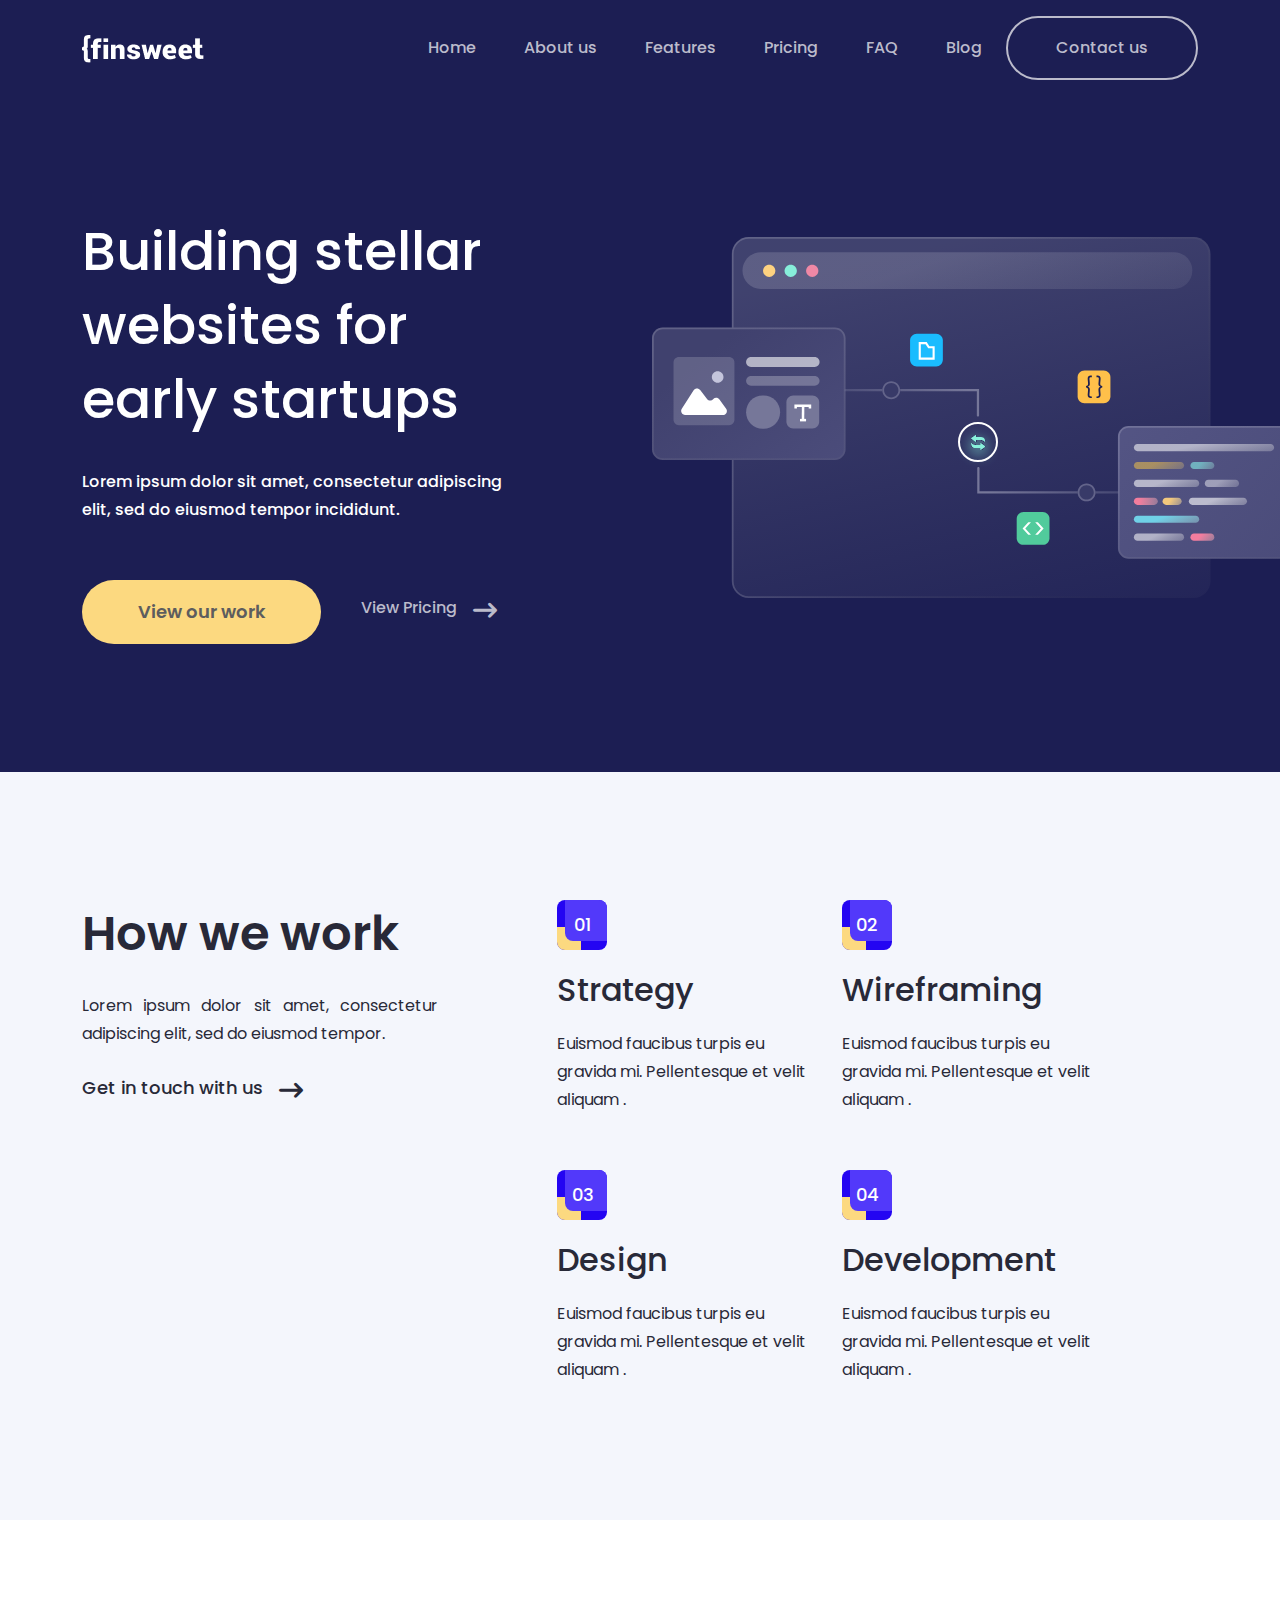
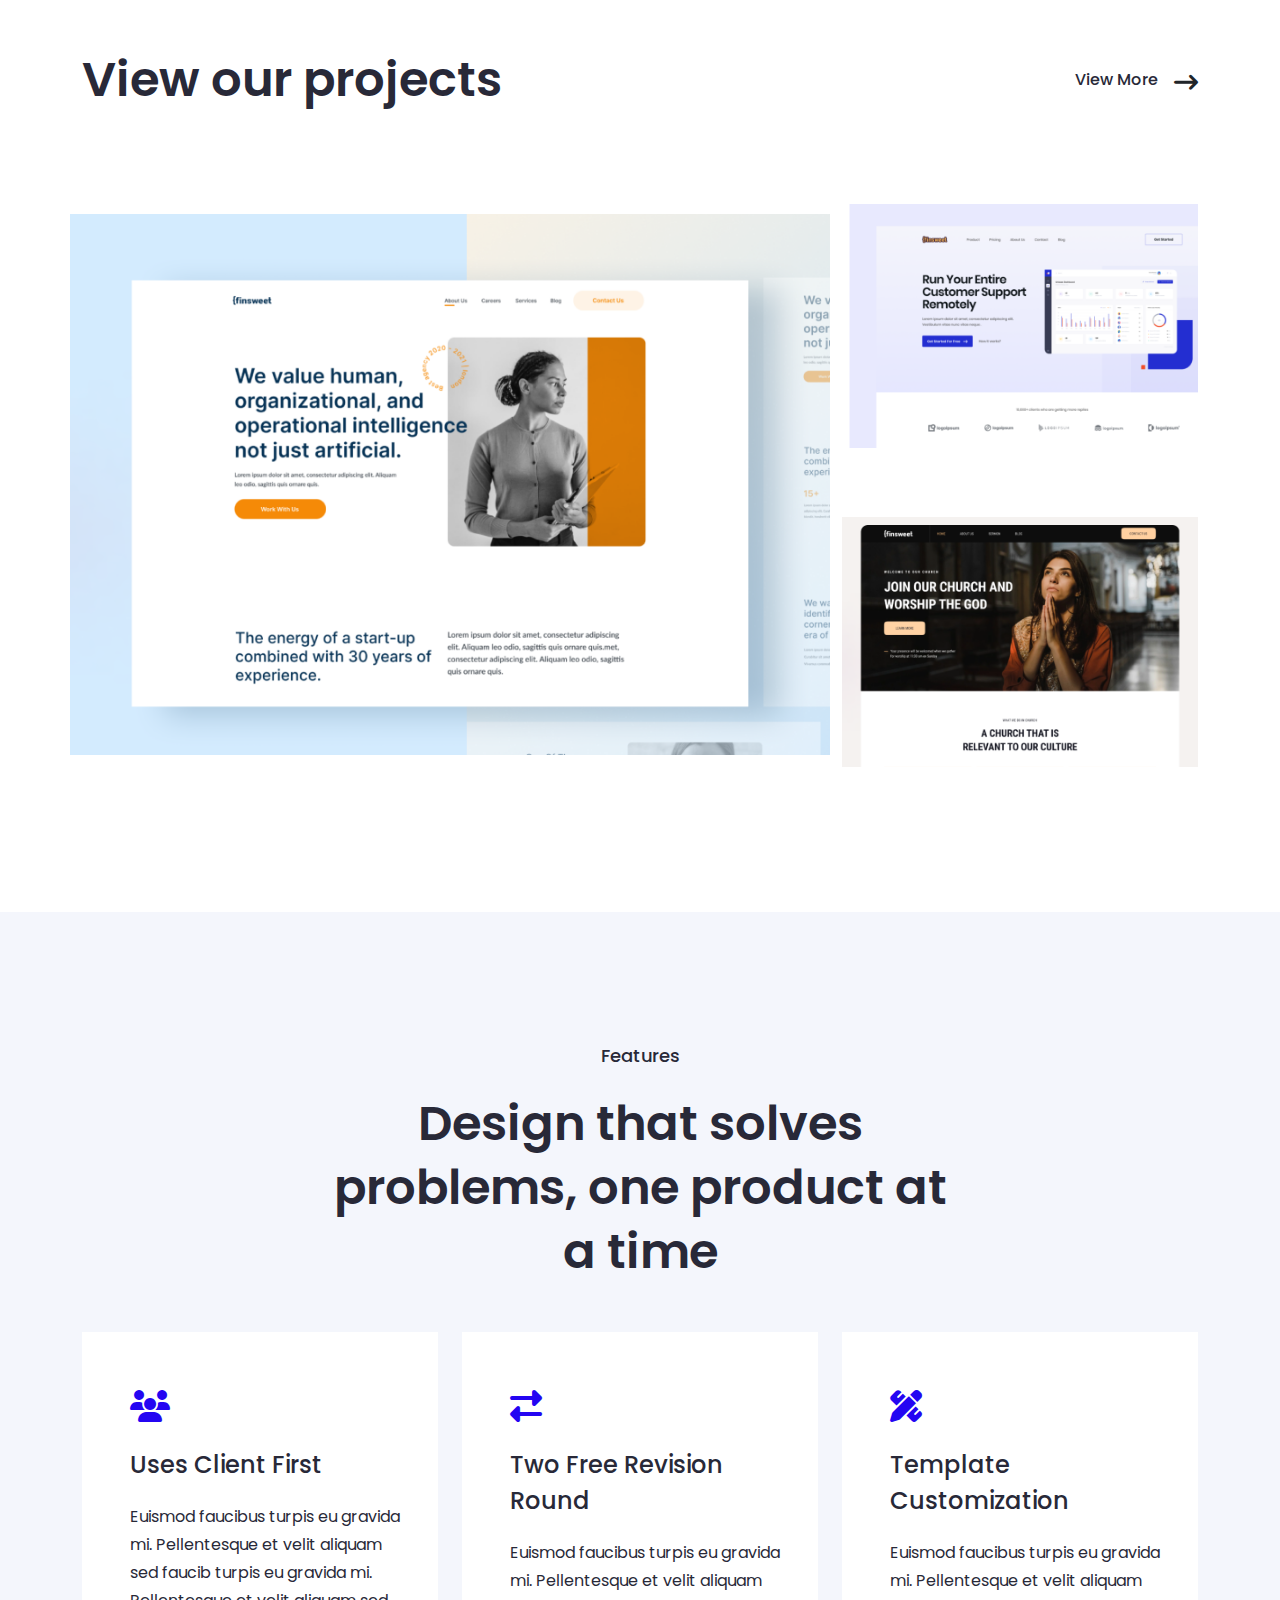
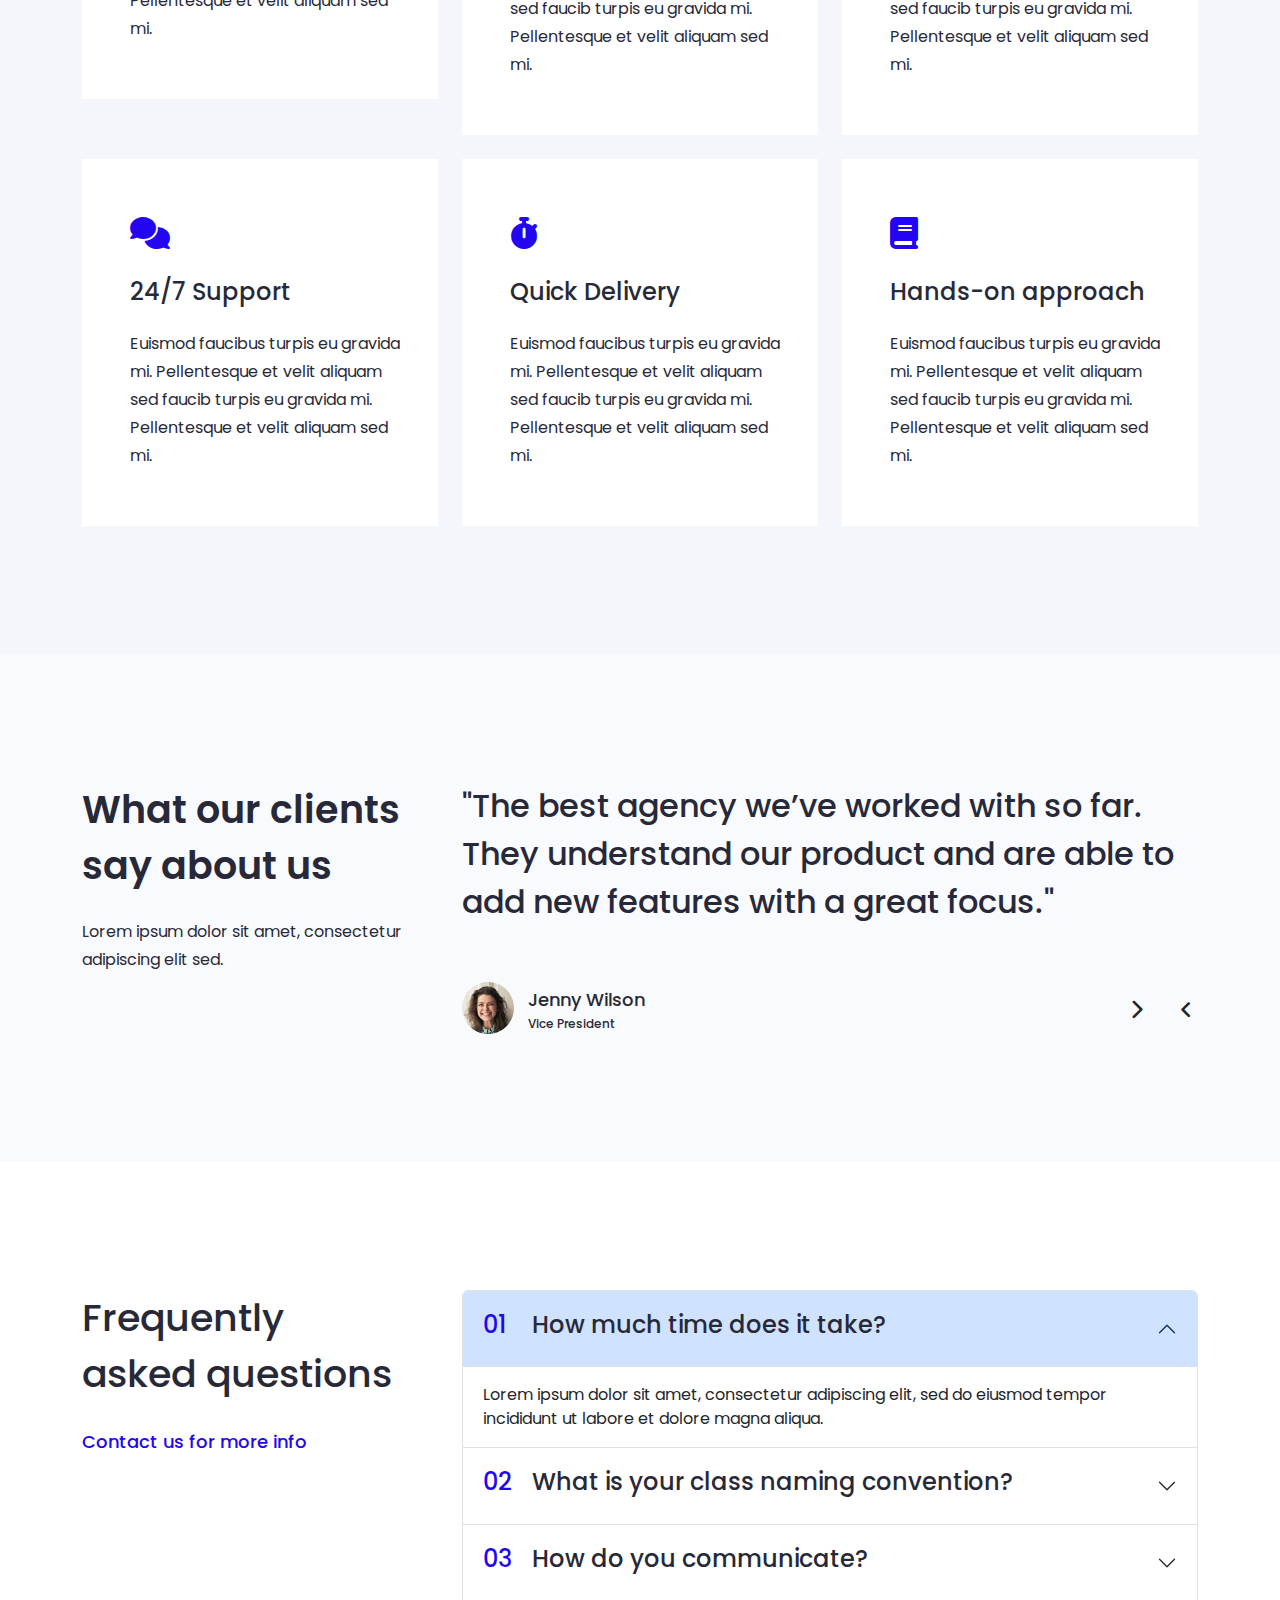
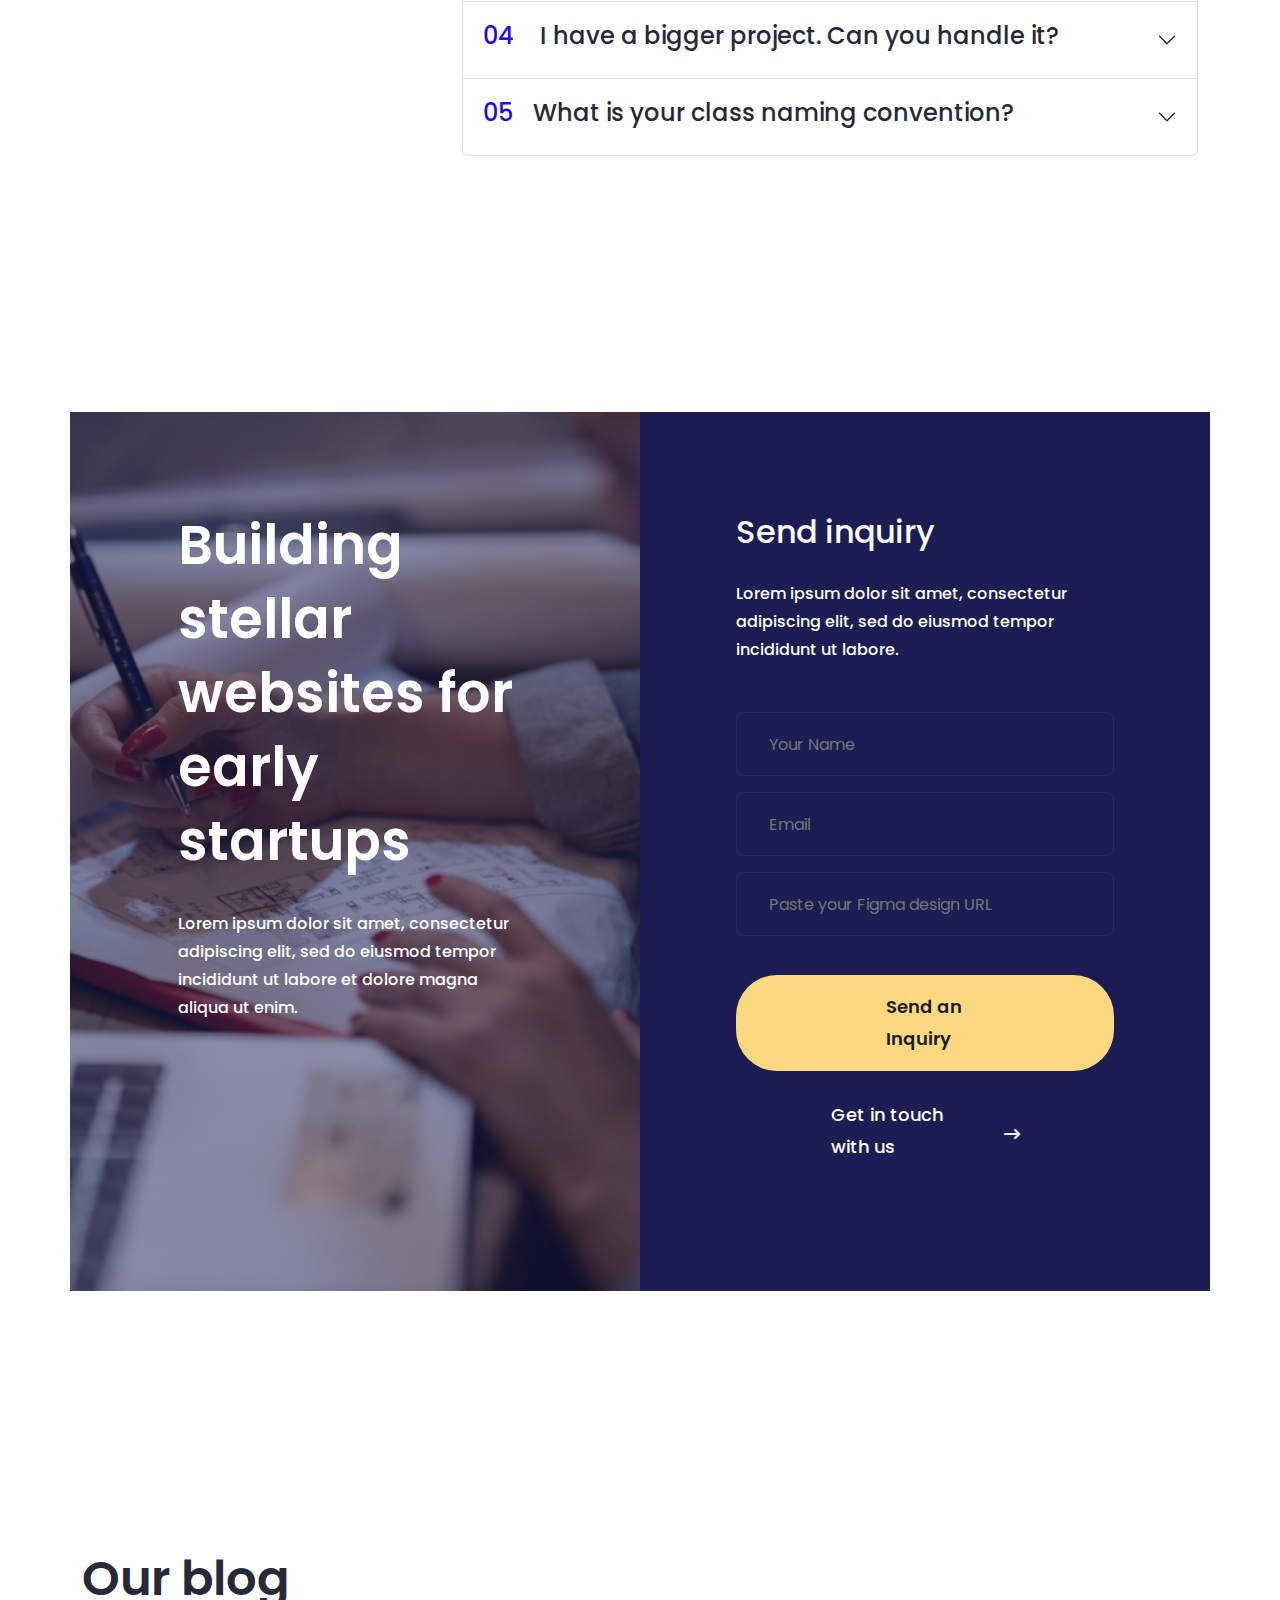
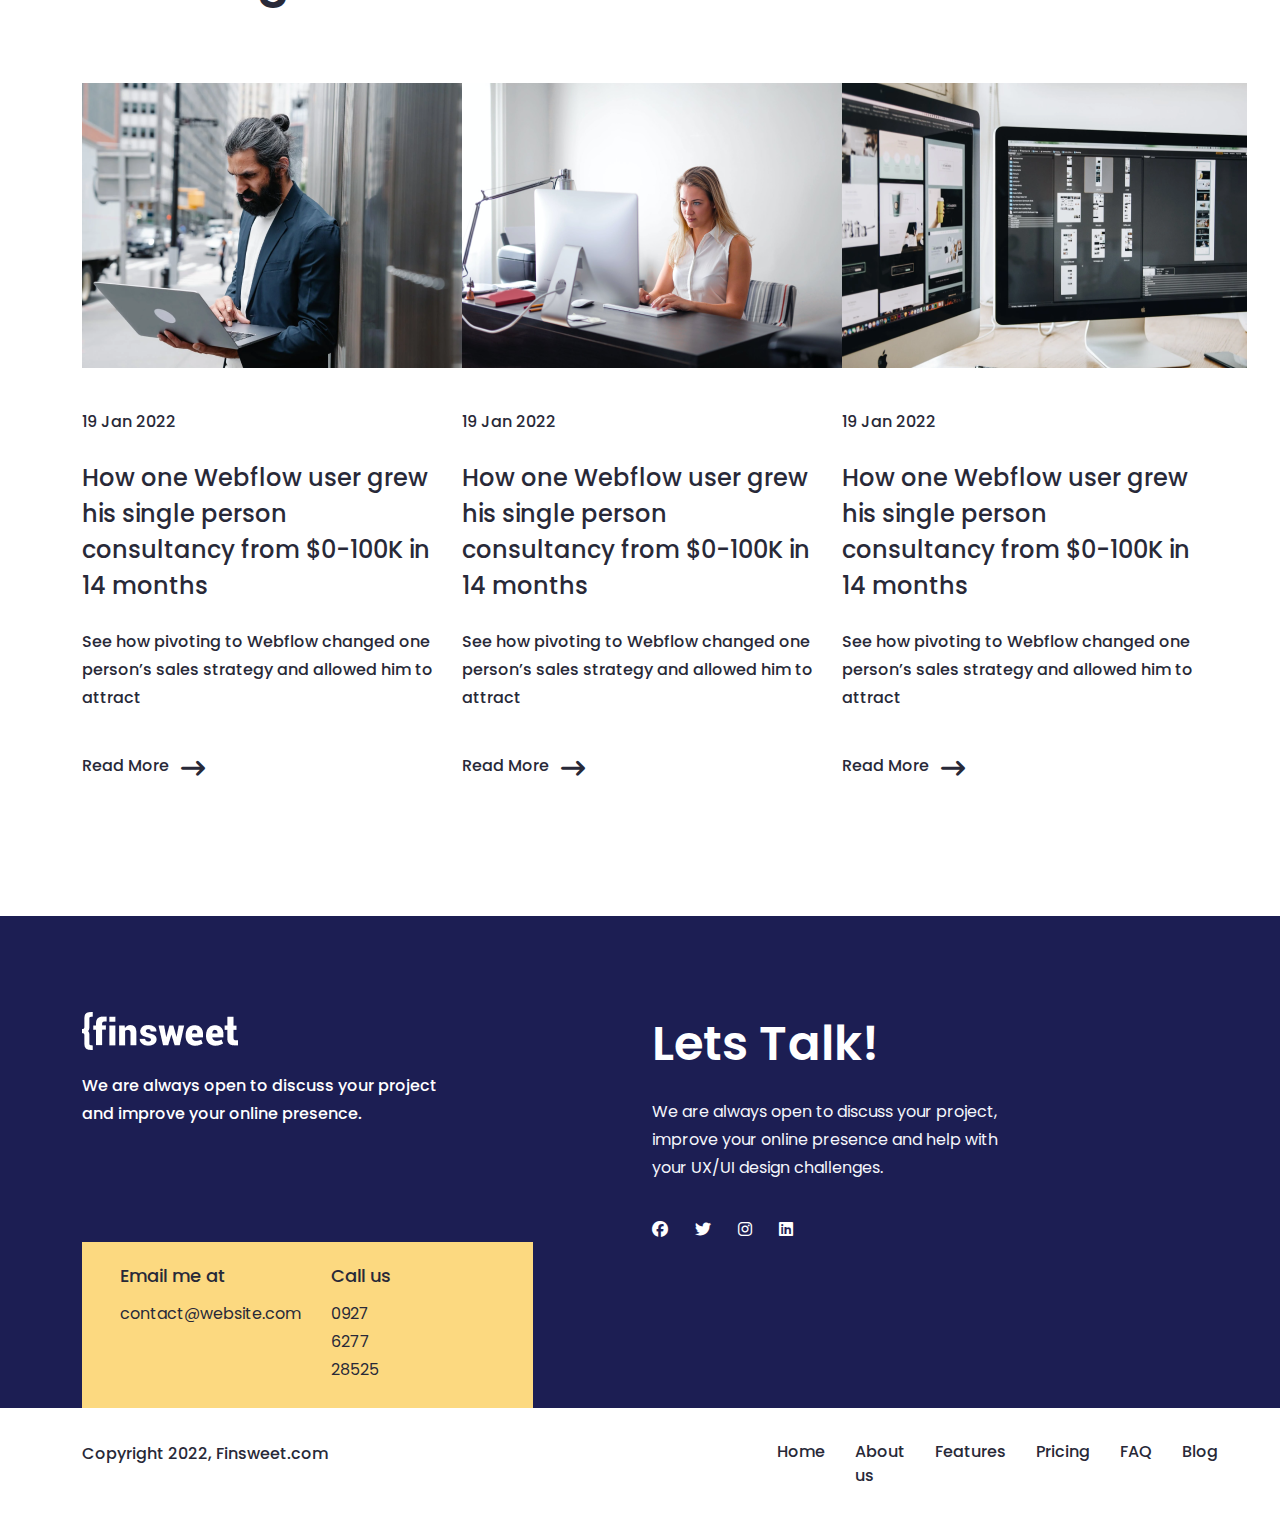
<file: index.html>
<!DOCTYPE html>
<html lang="en">

<head>
    <meta charset="UTF-8">
    <meta name="viewport" content="width=device-width, initial-scale=1.0">
    <title>finsweet</title>
    <link rel="preconnect" href="https://fonts.googleapis.com">
    <link rel="preconnect" href="https://fonts.gstatic.com" crossorigin>
    <link
        href="https://fonts.googleapis.com/css2?family=Poppins:ital,wght@0,100;0,200;0,300;0,400;0,500;0,600;0,700;0,800;0,900;1,100;1,200;1,300;1,400;1,500;1,600;1,700;1,800;1,900&display=swap"
        rel="stylesheet">
    <link rel="stylesheet" href="css/all.min.css">
    <link rel="stylesheet" href="css/bootstrap.min.css">
    <link rel="stylesheet" href="css/style.css">
    <link rel="stylesheet" href="css/responsive.css">
</head>

<body>
    <nav class="navbar navbar-expand-lg">
        <div class="container">
            <a class="navbar-brand" href="#">
                <img src="images/navbar logo.png" alt="">
            </a>
            <button class="navbar-toggler" type="button" data-bs-toggle="collapse"
                data-bs-target="#navbarSupportedContent" aria-controls="navbarSupportedContent" aria-expanded="false"
                aria-label="Toggle navigation">
                <span class="navbar-toggler-icon"></span>
            </button>
            <div class="collapse navbar-collapse" id="navbarSupportedContent">
                <ul class="navbar-nav ms-auto">
                    <li class="nav-item">
                        <a class="nav-link active" href="index.html">Home</a>
                    </li>
                    <li class="nav-item">
                        <a class="nav-link" href="about.html">About us</a>
                    </li>
                    <li class="nav-item">
                        <a class="nav-link" href="features.html">Features</a>
                    </li>
                    <li class="nav-item">
                        <a class="nav-link" href="pricing.html">Pricing</a>
                    </li>
                    <li class="nav-item">
                        <a class="nav-link" href="privacy.html">FAQ</a>
                    </li>
                    <li class="nav-item">
                        <a class="nav-link" href="blog.html">Blog</a>
                    </li>
                </ul>
                <div class="contact">
                    <a href="contact.html">Contact us</a>
                </div>

            </div>
        </div>
    </nav>


    <!-- ============ banner section start ============  -->
    <section id="banner">
        <div class="container">
            <div class="row">
                <div class="col-lg-5">
                    <div class="hero-text">
                        <h1>Building stellar websites for early startups</h1>
                        <h6>Lorem ipsum dolor sit amet, consectetur adipiscing elit, sed do eiusmod tempor incididunt.
                        </h6>
                    </div>
                    <div class="work-btn">
                        <a href="work.html">View our work</a>
                        <div class="pricing">
                            <h5>View Pricing</h5>
                            <div class="right-arrow">
                                <i class="fa-solid fa-arrow-right-long"></i>
                            </div>
                        </div>
                    </div>
                </div>
             <div class="col-lg-1"></div>
               <div class="col-lg-6 banner-img">
                    <img src="images/banner.svg" alt="">
                </div> 
            </div>
        </div>
    </section>
    <!-- ============ banner section end ============ -->


    <!-- ============ work section start ============  -->
    <section id="work">
        <div class="container">
            <div class="row">
                <div class="col-lg-4">
                    <div class="work-text">
                        <h2>How we work</h2>
                        <h6>Lorem ipsum dolor sit amet, consectetur adipiscing elit, sed do eiusmod tempor.</h6>
                    </div>
                    <div class="touch">
                        <h3>Get in touch with us</h3>
                        <div class="right-arrow">
                            <i class="fa-solid fa-arrow-right-long"></i>
                        </div>
                    </div>
                </div>
                <div class="col-lg-1"></div>
                <div class="col-6 col-lg-3">
                    <div class="works-wrapper">
                        <div class="one">
                            <h3>01</h3>
                        </div>
                        <div class="works">
                            <h4>Strategy</h4>
                            <h6>Euismod faucibus turpis eu gravida mi. Pellentesque et velit aliquam .</h6>
                        </div>
                    </div>
                </div>
                <div class="col-6 col-lg-3">
                    <div class="works-wrapper">
                        <div class="one">
                            <h3>02</h3>
                        </div>
                        <div class="works">
                            <h4>Wireframing</h4>
                            <h6>Euismod faucibus turpis eu gravida mi. Pellentesque et velit aliquam .</h6>
                        </div>
                    </div>
                </div>
                <div class="col-lg-5"></div>
                <div class="col-6 col-lg-3">
                    <div class="works-wrapper">
                        <div class="one">
                            <h3>03</h3>
                        </div>
                        <div class="works">
                            <h4>Design</h4>
                            <h6>Euismod faucibus turpis eu gravida mi. Pellentesque et velit aliquam .</h6>
                        </div>
                    </div>
                </div>
                <div class="col-6 col-lg-3">
                    <div class="works-wrapper">
                        <div class="one">
                            <h3>04</h3>
                        </div>
                        <div class="works">
                            <h4>Development</h4>
                            <h6>Euismod faucibus turpis eu gravida mi. Pellentesque et velit aliquam .</h6>
                        </div>
                    </div>
                </div>
            </div>
        </div>
    </section>
    <!-- ============ work section end ============ -->


    <!-- ============ projects section start ============  -->
    <section id="projects">
        <div class="container">
            <div class="row">
                <div class="col-lg-12 text-wrapper">
                    <div class="text">
                        <h2>View our projects</h2>
                    </div>
                    <div class="view-more">
                        <h3>View More</h3>
                        <div class="right-arrow">
                            <i class="fa-solid fa-arrow-right-long"></i>
                        </div>
                    </div>
                </div>
                <div class="col-lg-8 left-side">
                    <div class="text">
                        <h3>Workhub office Webflow Webflow Design</h3>
                        <h6>Euismod faucibus turpis eu gravida mi. Pellentesque et velit aliquam </h6>
                        <div class="left-view">
                            <div class="v">
                                <h4>View project</h4>
                            </div>
                           
                            <div class="right-arrow">
                                <i class="fa-solid fa-arrow-right-long"></i>
                            </div>
                        </div>
                    </div>
                </div>
                <div class="col-lg-4 right-side">
                    <div class="top-img">
                        <h2>Unisaas Website Design</h2>
                        <div class="view">
                            <h3>View portfolio</h3>
                            <div class="right-arrow">
                                <i class="fa-solid fa-arrow-right-long"></i>
                            </div>
                        </div>
                    </div>
                    <div class="bottom-img">
                        <h2>Unisaas Website Design</h2>
                        <div class="view">
                            <h3>View portfolio</h3>
                            <div class="right-arrow">
                                <i class="fa-solid fa-arrow-right-long"></i>
                            </div>
                        </div>
                    </div>
                </div>
            </div>
        </div>
    </section>
    <!-- ============ projects section end ============ -->


    <!-- ============ features section start ============  -->
    <section id="features">
        <div class="container">
            <div class="row">
                <div class="col-lg-12">
                    <div class="text">
                        <h3>Features</h3>
                    <h2>Design that solves problems, one product at a time</h2>
                    </div>
                </div>
                <div class="col-lg-4">
                    <div class="feature">
                        <div class="img">
                            <i class="fa-solid fa-users"></i>
                        </div>
                        <h2>Uses Client First</h2>
                        <h3>Euismod faucibus turpis eu gravida mi. Pellentesque et velit aliquam sed faucib turpis eu
                            gravida mi. Pellentesque et velit aliquam sed mi. </h3>
                    </div>
                </div>
                <div class="col-lg-4">
                    <div class="feature">
                        <div class="img">
                            <i class="fa-sharp fa-solid fa-right-left"></i>
                        </div>
                        <h2>Two Free Revision Round</h2>
                        <h3>Euismod faucibus turpis eu gravida mi. Pellentesque et velit aliquam sed faucib turpis eu
                            gravida mi. Pellentesque et velit aliquam sed mi. </h3>
                    </div>
                </div>
                <div class="col-lg-4">
                    <div class="feature">
                        <div class="img">
                            <i class="fa-solid fa-pen-ruler"></i>
                        </div>
                        <h2>Template Customization</h2>
                        <h3>Euismod faucibus turpis eu gravida mi. Pellentesque et velit aliquam sed faucib turpis eu
                            gravida mi. Pellentesque et velit aliquam sed mi. </h3>
                    </div>
                </div>
                <div class="col-lg-4">
                    <div class="feature">
                        <div class="img">
                            <i class="fa-sharp fa-solid fa-comments"></i>
                        </div>
                        <h2>24/7 Support</h2>
                        <h3>Euismod faucibus turpis eu gravida mi. Pellentesque et velit aliquam sed faucib turpis eu
                            gravida mi. Pellentesque et velit aliquam sed mi. </h3>
                    </div>
                </div>
                <div class="col-lg-4">
                    <div class="feature">
                        <div class="img">
                            <i class="fa-solid fa-stopwatch"></i>
                        </div>
                        <h2>Quick Delivery</h2>
                        <h3>Euismod faucibus turpis eu gravida mi. Pellentesque et velit aliquam sed faucib turpis eu
                            gravida mi. Pellentesque et velit aliquam sed mi. </h3>
                    </div>
                </div>
                <div class="col-lg-4">
                    <div class="feature">
                        <div class="img">
                            <i class="fa-sharp fa-solid fa-book"></i>
                        </div>
                        <h2>Hands-on approach</h2>
                        <h3>Euismod faucibus turpis eu gravida mi. Pellentesque et velit aliquam sed faucib turpis eu
                            gravida mi. Pellentesque et velit aliquam sed mi. </h3>
                    </div>
                </div>
            </div>
        </div>
    </section>
    <!-- ============ features section end ============ -->


    <!-- ============ testimonials section start ============  -->
    <section id="testimonials">
        <div class="container">
            <div class="row">
                <div class="col-12 col-lg-4 t-text">
                    <h2>What our clients say about us</h2>
                    <h3>Lorem ipsum dolor sit amet, consectetur adipiscing elit sed.</h3>
                </div>
                <div class="col-lg-8 agency">
                    <h3>"The best agency we’ve worked with so far. They understand our product and are able to add new
                        features with a great focus."</h3>
                    <div class="jenny-wrapper">
                        <div class="jenny">
                            <img src="images/jenny wilson.png" alt="jenny">
                        </div>
                        <div class="jenny-name">
                            <h4>Jenny Wilson</h4>
                            <h6>Vice President</h6>
                        </div>
                    </div>
                    <div class="right-angel">
                        <i class="fa-sharp fa-solid fa-chevron-right"></i>
                    </div>
                    <div class="left-angel">
                        <i class="fa-solid fa-angle-left"></i>
                    </div>
                </div>
            </div>
        </div>
    </section>
    <!-- ============ testimonials section end ============ -->


    <!-- ============ faq section start ============  -->
    <section id="faq">
        <div class="container">
            <div class="row">
                <div class="col-lg-4">
                    <h3>Frequently asked questions</h4>
                        <h5>Contact us for more info</h5>
                </div>
                <div class="col-lg-8">
                    <div class="accordion" id="accordionExample">
                        <div class="accordion-item">
                            <h2 class="accordion-header">
                                <button class="accordion-button" type="button" data-bs-toggle="collapse"
                                    data-bs-target="#collapseOne" aria-expanded="true" aria-controls="collapseOne">
                                    <h4><span>01</span> How much time does it take?</h4>
                                </button>
                            </h2>
                            <div id="collapseOne" class="accordion-collapse collapse show"
                                data-bs-parent="#accordionExample">
                                <div class="accordion-body">
                                    Lorem ipsum dolor sit amet, consectetur adipiscing elit, sed do eiusmod tempor
                                    incididunt ut labore et dolore magna aliqua.
                                </div>
                            </div>
                        </div>
                        <div class="accordion-item">
                            <h2 class="accordion-header">
                                <button class="accordion-button collapsed" type="button" data-bs-toggle="collapse"
                                    data-bs-target="#collapseTwo" aria-expanded="false" aria-controls="collapseTwo">
                                    <h4><span>02</span>What is your class naming convention?</h4>
                                </button>
                            </h2>
                            <div id="collapseTwo" class="accordion-collapse collapse"
                                data-bs-parent="#accordionExample">
                                <div class="accordion-body">
                                    Lorem ipsum dolor sit amet, consectetur adipiscing elit, sed do eiusmod tempor
                                    incididunt ut labore et dolore magna aliqua.
                                </div>
                            </div>
                        </div>
                        <div class="accordion-item">
                            <h2 class="accordion-header">
                                <button class="accordion-button collapsed" type="button" data-bs-toggle="collapse"
                                    data-bs-target="#collapseThree" aria-expanded="false" aria-controls="collapseThree">
                                    <h4><span>03</span>How do you communicate?</h4>
                                </button>
                            </h2>
                            <div id="collapseThree" class="accordion-collapse collapse"
                                data-bs-parent="#accordionExample">
                                <div class="accordion-body">
                                    Lorem ipsum dolor sit amet, consectetur adipiscing elit, sed do eiusmod tempor
                                    incididunt ut labore et dolore magna aliqua.
                                </div>
                            </div>
                        </div>
                        <div class="accordion-item">
                            <h2 class="accordion-header">
                                <button class="accordion-button collapsed" type="button" data-bs-toggle="collapse"
                                    data-bs-target="#collapsefour" aria-expanded="false" aria-controls="collapseThree">
                                    <h4><span>04 </span>I have a bigger project. Can you handle it?</h4>
                                </button>
                            </h2>
                            <div id="collapsefour" class="accordion-collapse collapse"
                                data-bs-parent="#accordionExample">
                                <div class="accordion-body">
                                    Lorem ipsum dolor sit amet, consectetur adipiscing elit, sed do eiusmod tempor
                                    incididunt ut labore et dolore magna aliqua.
                                </div>
                            </div>
                        </div>
                        <div class="accordion-item">
                            <h2 class="accordion-header">
                                <button class="accordion-button collapsed" type="button" data-bs-toggle="collapse"
                                    data-bs-target="#collapsefive" aria-expanded="false" aria-controls="collapseThree">
                                    <h4><span>05</span>What is your class naming convention?</h4>
                                </button>
                            </h2>
                            <div id="collapsefive" class="accordion-collapse collapse"
                                data-bs-parent="#accordionExample">
                                <div class="accordion-body">
                                    Lorem ipsum dolor sit amet, consectetur adipiscing elit, sed do eiusmod tempor
                                    incididunt ut labore et dolore magna aliqua.
                                </div>
                            </div>
                        </div>
                    </div>
                </div>
            </div>
        </div>
    </section>
    <!-- ============ faq section end ============ -->


    <!-- ============ contact section start ============  -->
    <section id="contact">
        <div class="container">
            <div class="row">
                <div class="col-lg-6 contact-left">
                    <div class="contact-left-text">
                        <h2>Building stellar websites for early startups</h2>
                        <h6>Lorem ipsum dolor sit amet, consectetur adipiscing elit, sed do eiusmod tempor incididunt ut
                            labore et dolore magna aliqua ut enim.</h6>
                    </div>
                </div>
                <div class="col-lg-6 contact-right">
                    <div class="contact-right-text">
                        <h3>Send inquiry</h3>
                        <h6>Lorem ipsum dolor sit amet, consectetur adipiscing elit, sed do eiusmod tempor incididunt ut
                            labore.</h6>
                        <div class="name">
                            <input type="text" placeholder="Your Name">
                        </div>
                        <div class="Email">
                            <input type="text" placeholder="Email">
                        </div>
                        <div class="Figma">
                            <input type="text" placeholder="Paste your Figma design URL">
                        </div>
                        <div class="cbtn">
                            <a href="">Send an Inquiry</a>
                        </div>
                        <div class="touch">
                            <h4>Get in touch with us</h4>
                            <div class="right-arrow">
                                <i class="fa-solid fa-arrow-right-long"></i>
                            </div>
                        </div>
                    </div>
                </div>
            </div>
        </div>
    </section>
    <!-- ============ contact section end ============ -->


    <!-- ============ blog section start ============  -->
    <section id="blog">
        <div class="container">
            <div class="row">
                <div class="col-lg-12 blog">
                    <h2>Our blog</h2>
                </div>
                <div class=" col-lg-4">
                    <div class="img">
                        <img src="images/blog1.png" alt="">
                    </div>
                    <div class="text">
                        <h6>19 Jan 2022</h6>
                        <h2>How one Webflow user grew his single person consultancy from $0-100K in 14 months</h2>
                        <h5>See how pivoting to Webflow changed one person’s sales strategy and allowed him to attract
                        </h5>
                    </div>
                    <div class="read">
                        <h3>Read More</h3>
                        <div class="right-arrow">
                            <i class="fa-solid fa-arrow-right-long"></i>
                        </div>
                    </div>
                </div>
                <div class="col-lg-4">
                    <div class="img">
                        <img src="images/blog2.png" alt="">
                    </div>
                    <div class="text">
                        <h6>19 Jan 2022</h6>
                        <h2>How one Webflow user grew his single person consultancy from $0-100K in 14 months</h2>
                        <h5>See how pivoting to Webflow changed one person’s sales strategy and allowed him to attract
                        </h5>
                    </div>
                    <div class="read">
                        <h3>Read More</h3>
                        <div class="right-arrow">
                            <i class="fa-solid fa-arrow-right-long"></i>
                        </div>
                    </div>
                </div>
                <div class="col-lg-4">
                    <div class="img">
                        <img src="images/blog3.png" alt="">
                    </div>
                    <div class="text">
                        <h6>19 Jan 2022</h6>
                        <h2>How one Webflow user grew his single person consultancy from $0-100K in 14 months</h2>
                        <h5>See how pivoting to Webflow changed one person’s sales strategy and allowed him to attract
                        </h5>
                    </div>
                    <div class="read">
                        <h3>Read More</h3>
                        <div class="right-arrow">
                            <i class="fa-solid fa-arrow-right-long"></i>
                        </div>
                    </div>
                </div>
            </div>
        </div>
    </section>
    <!-- ============ blog section end ============ -->


    <!-- ============ footer section start ============  -->
    <section id="footer">
        <div class="container">
            <div class="row">
                <div class="col-lg-4">
                    <div class="logo">
                        <img src="images/footer-logo.png" alt="">
                    </div>
                    <div class="left-text">
                        <h6>We are always open to discuss your project and improve your online presence.</h6>
                    </div>
                </div>
                <div class="col-lg-2"></div>
                <div class="col-lg-4">
                    <div class="talk">
                        <h2>Lets Talk!</h2>
                        <h6>We are always open to discuss your project, improve your online presence and help with your
                            UX/UI design challenges.</h6>
                    </div>
                    <div class="social-media">
                        <div class="smdedia">
                            <i class="fa-brands fa-facebook"></i>
                        </div>
                        <div class="smdedia">
                            <i class="fa-brands fa-twitter"></i>
                        </div>
                        <div class="smdedia">
                            <i class="fa-brands fa-instagram"></i>
                        </div>
                        <div class="smdedia">
                            <i class="fa-brands fa-linkedin"></i>
                        </div>
                    </div>
                </div>
                <div class="col-lg-2"></div>
                <div class="col-lg-5">
                    <div class="email-call-wrapper">
                        <div class="footer-email">
                            <h3>Email me at</h3>
                            <h6>contact@website.com</h6>
                        </div>
                        <div class="footer-call">
                            <h3>Call us</h3>
                            <h6>0927 6277 28525</h6>
                        </div>
                    </div>
                </div>
            </div>
        </div>
    </section>
    <!-- ============ footer section end ============ -->


    <!-- ============ copyright section start ============  -->
    <section id="copyright">
        <div class="container">
            <div class="row">
                <div class="col-lg-3">
                    <h3>Copyright 2022, Finsweet.com</h3>
                </div>
                <div class="col-lg-4"></div>
                <div class="col-lg-5">
                    <div class="footer-ul">
                        <ul>
                            <li>
                                <a href="index.html">Home</a>
                            </li>
                            <li>
                                <a href="about.html">About us</a>
                            </li>
                            <li>
                                <a href="features.html">Features</a>
                            </li>
                            <li>
                                <a href="pricing.html">Pricing</a>
                            </li>
                            <li>
                                <a href="privacy.html">FAQ</a>
                            </li>
                            <li>
                                <a href="blog.html">Blog</a>
                            </li>
                        </ul>
                    </div>
                </div>
            </div>
        </div>
    </section>
    <!-- ============ copyright section end ============ -->
    <script src="js/bootstrap.bundle.min.js"></script>
</body>

</html>
</file>
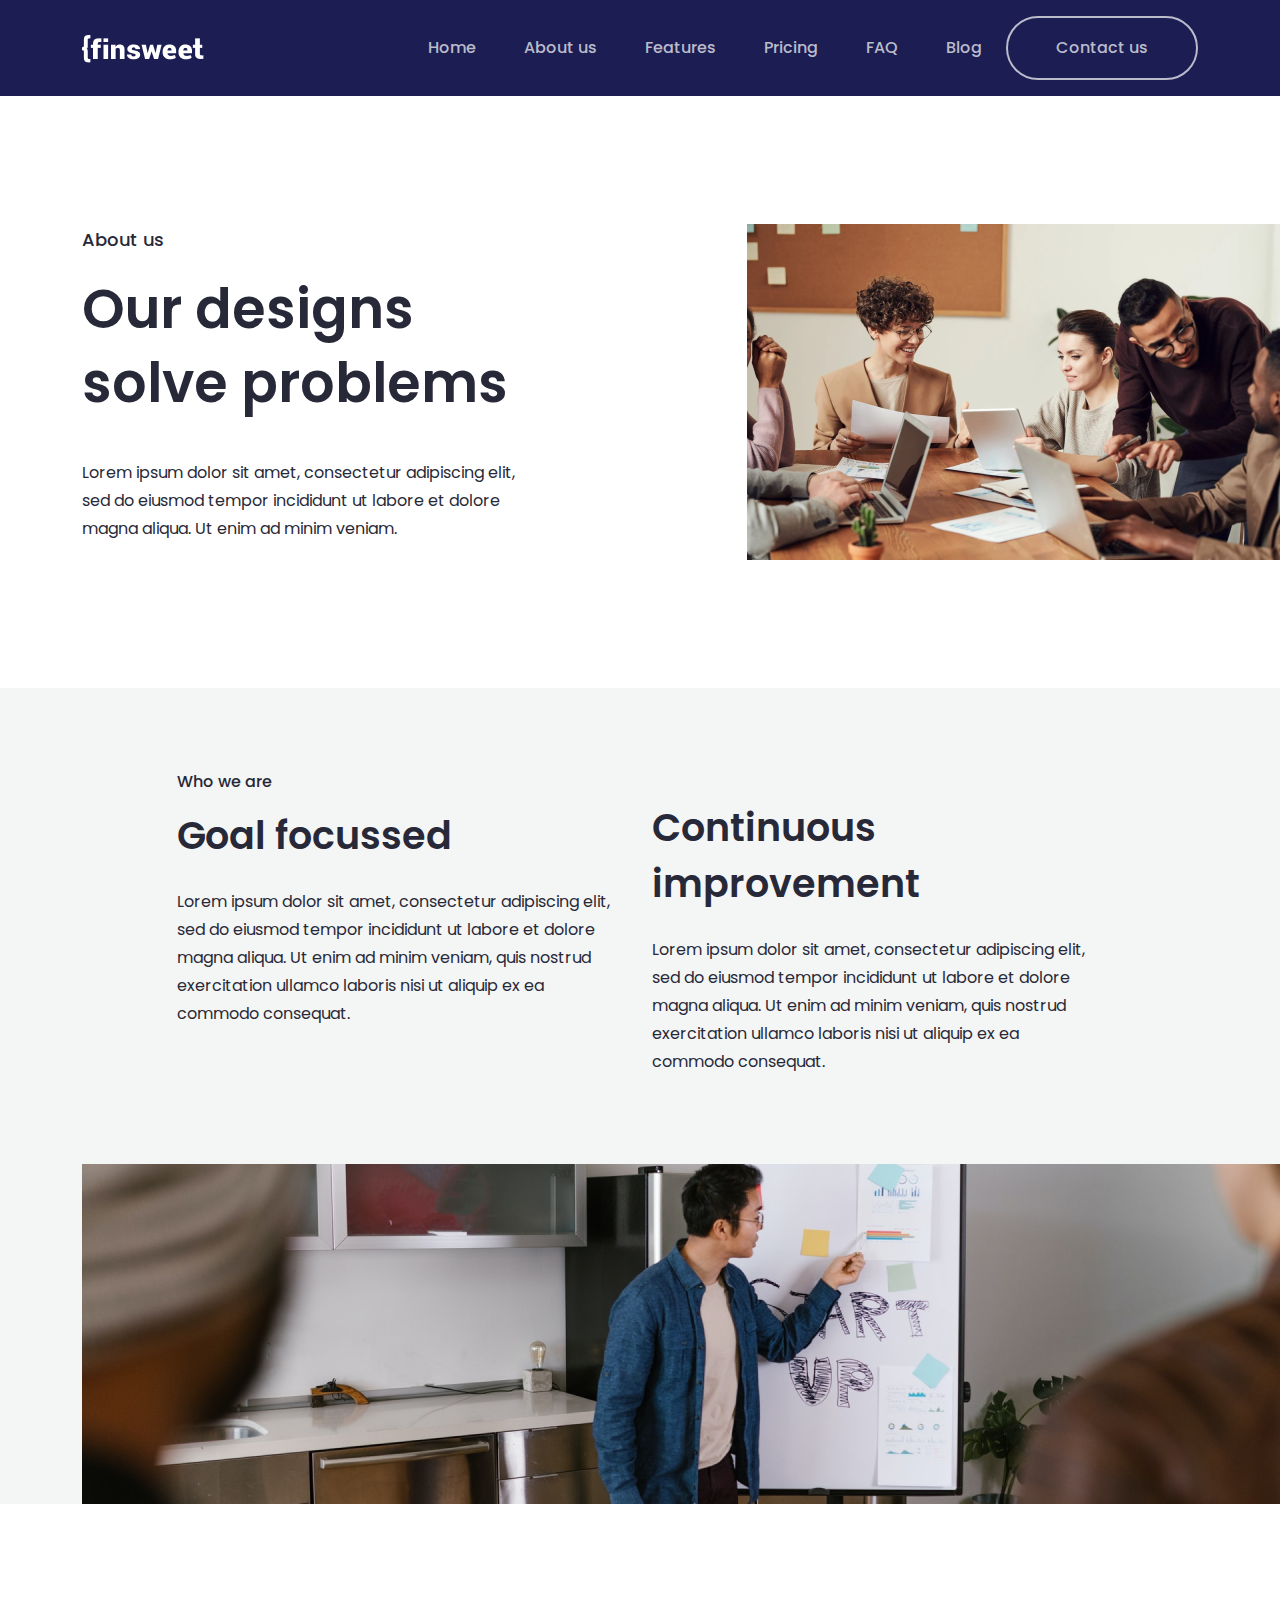
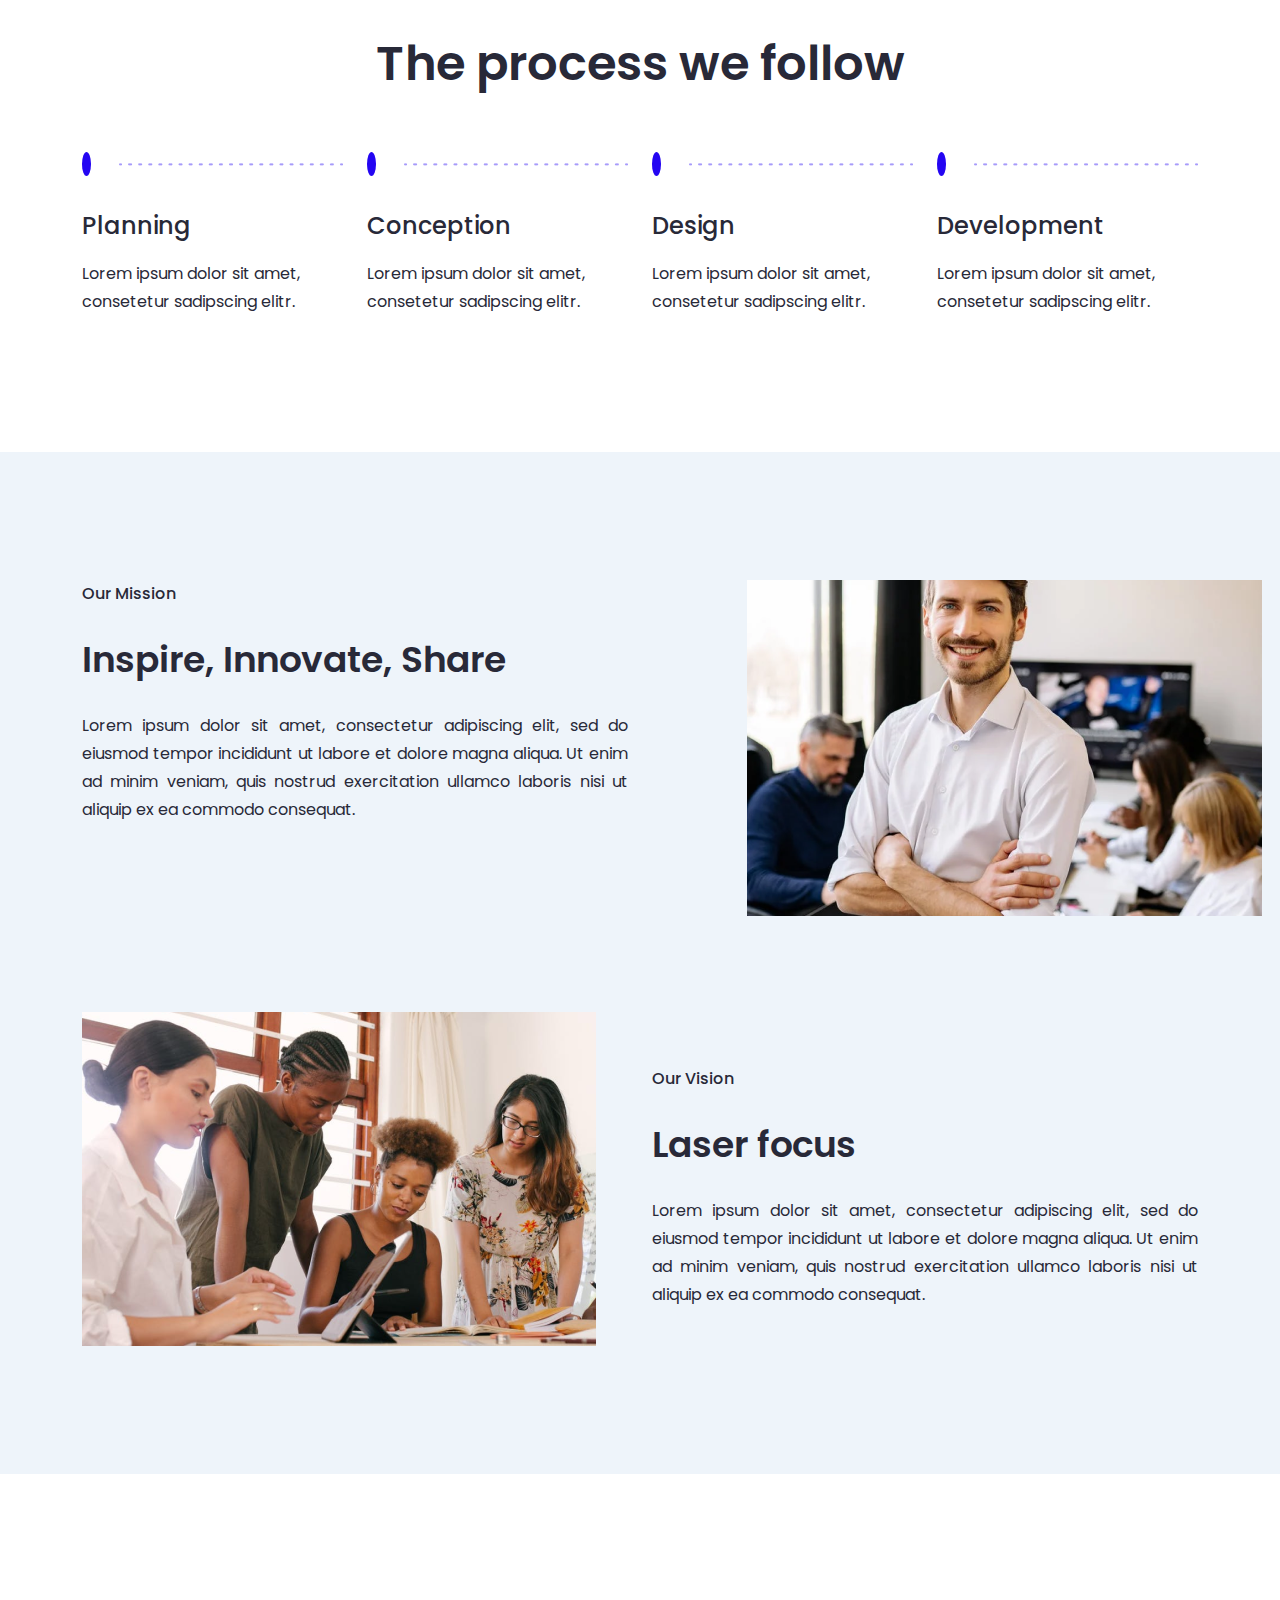
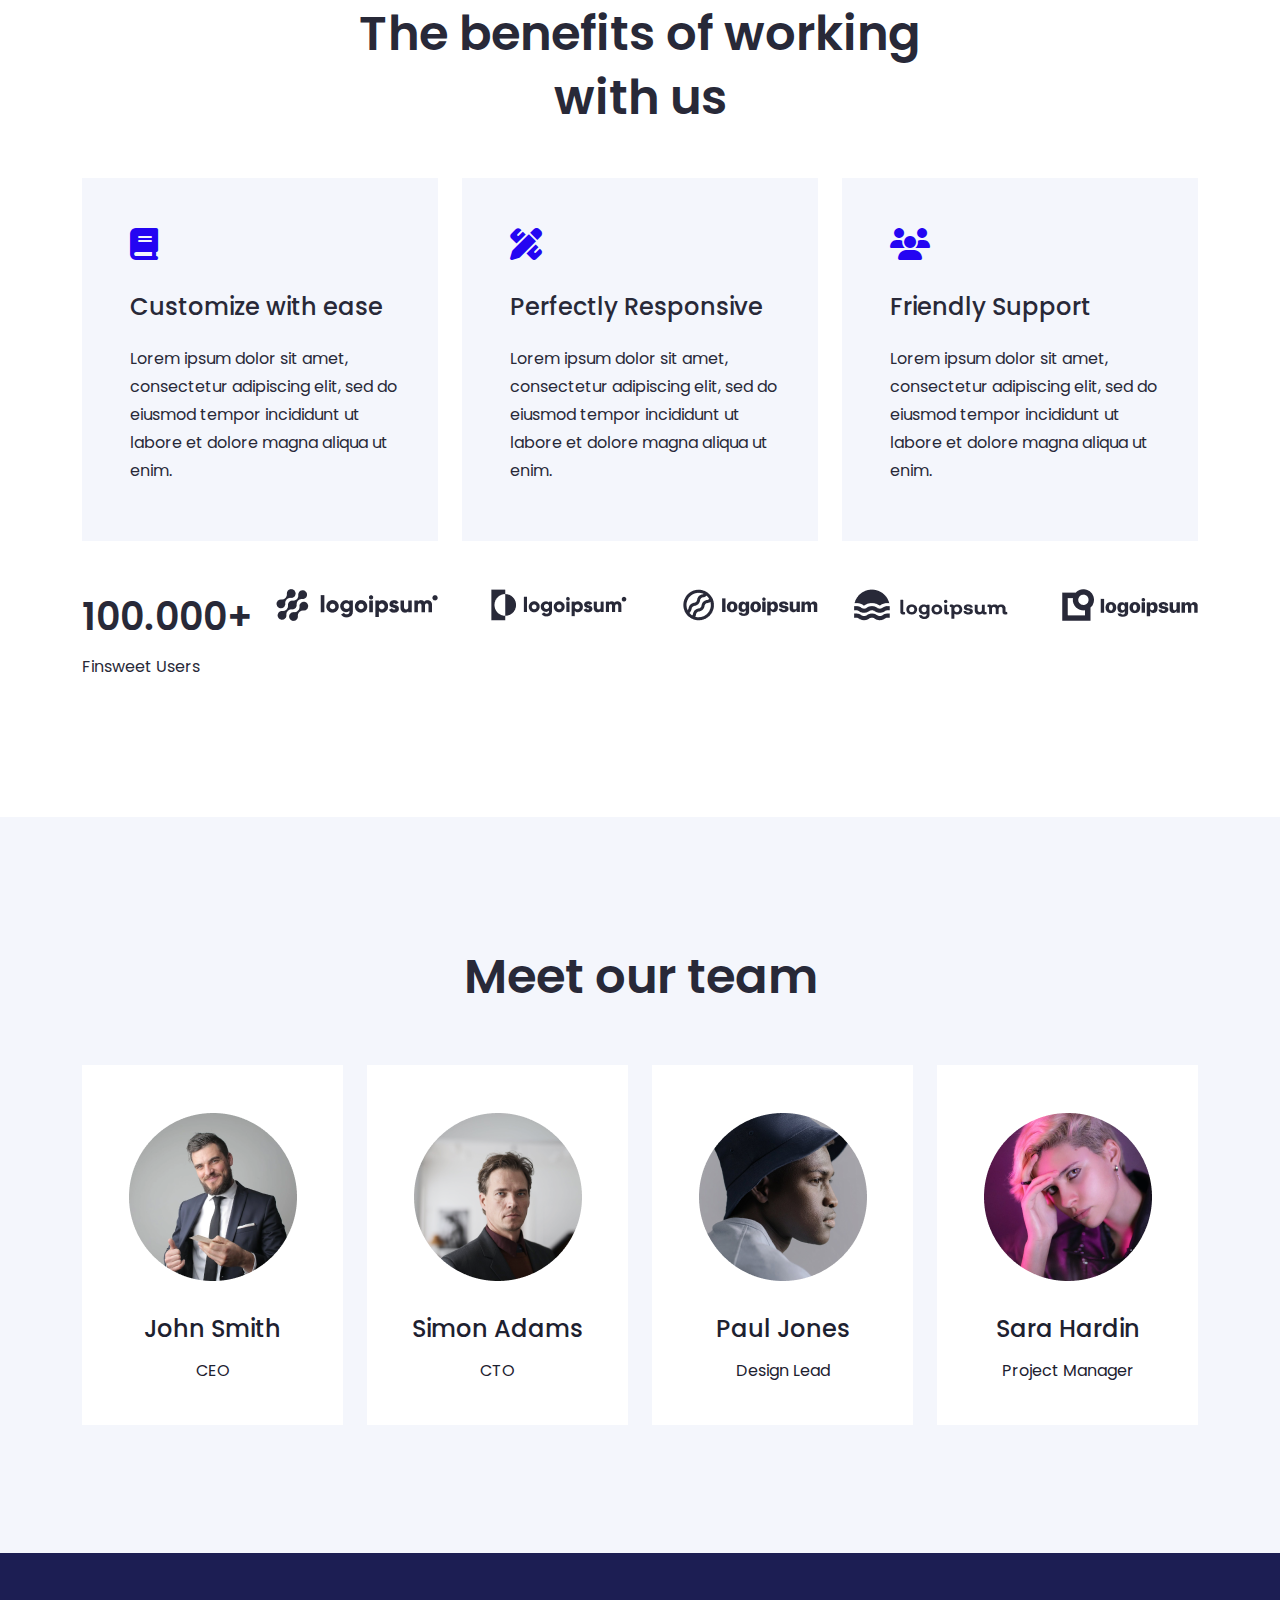
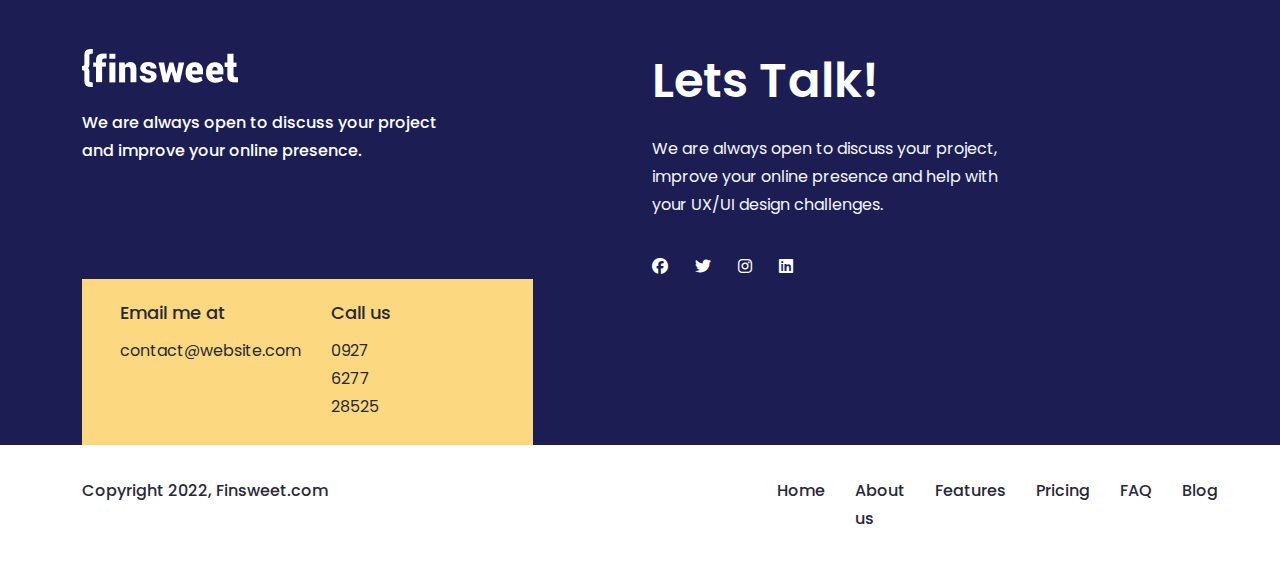
<file: about.html>
<!DOCTYPE html>
<html lang="en">

<head>
    <meta charset="UTF-8">
    <meta name="viewport" content="width=device-width, initial-scale=1.0">
    <title>finsweet</title>
    <link rel="preconnect" href="https://fonts.googleapis.com">
    <link rel="preconnect" href="https://fonts.gstatic.com" crossorigin>
    <link
        href="https://fonts.googleapis.com/css2?family=Poppins:ital,wght@0,100;0,200;0,300;0,400;0,500;0,600;0,700;0,800;0,900;1,100;1,200;1,300;1,400;1,500;1,600;1,700;1,800;1,900&display=swap"
        rel="stylesheet">
    <link rel="stylesheet" href="css/all.min.css">
    <link rel="stylesheet" href="css/bootstrap.min.css">
    <link rel="stylesheet" href="css/about.css">
    <link rel="stylesheet" href="css/responsive.css">
</head>

<body>
    <nav class="navbar navbar-expand-lg">
        <div class="container">
            <a class="navbar-brand" href="#">
                <img src="images/navbar logo.png" alt="">
            </a>
            <button class="navbar-toggler" type="button" data-bs-toggle="collapse"
                data-bs-target="#navbarSupportedContent" aria-controls="navbarSupportedContent" aria-expanded="false"
                aria-label="Toggle navigation">
                <span class="navbar-toggler-icon"></span>
            </button>
            <div class="collapse navbar-collapse" id="navbarSupportedContent">
                <ul class="navbar-nav ms-auto">
                    <li class="nav-item">
                        <a class="nav-link active" href="index.html">Home</a>
                    </li>
                    <li class="nav-item">
                        <a class="nav-link" href="about.html">About us</a>
                    </li>
                    <li class="nav-item">
                        <a class="nav-link" href="features.html">Features</a>
                    </li>
                    <li class="nav-item">
                        <a class="nav-link" href="pricing.html">Pricing</a>
                    </li>
                    <li class="nav-item">
                        <a class="nav-link" href="privacy.html">FAQ</a>
                    </li>
                    <li class="nav-item">
                        <a class="nav-link" href="blog.html">Blog</a>
                    </li>
                </ul>
                <div class="contact">
                    <a href="contact.html">Contact us</a>
                </div>

            </div>
        </div>
    </nav>

    <!-- ============== about section start ==============  -->
    <section id="about">
        <div class="container">
            <div class="row">
                <div class="col-lg-5">
                    <div class="text">
                        <h5>About us</h5>
                        <h2>Our designs solve problems</h2>
                        <h6>Lorem ipsum dolor sit amet, consectetur adipiscing elit, sed do eiusmod tempor incididunt ut
                            labore et dolore magna aliqua. Ut enim ad minim veniam.</h6>
                    </div>
                </div>
                <div class="col-lg-2"></div>
                <div class="col-lg-5">
                    <div class="img">
                        <img src="images/about-images/image1.png" alt="">
                    </div>
                </div>
            </div>
        </div>
    </section>
    <!-- ============== about section start ==============  -->


    <!-- ============== who section start ==============  -->
    <section id="who">
        <div class="container">
            <div class="row">
                <div class="col-lg-1"></div>
                <div class="col-lg-5">
                    <div class="left-text">
                        <h5>Who we are</h5>
                        <h2>Goal focussed</h2>
                        <h6>Lorem ipsum dolor sit amet, consectetur adipiscing elit, sed do eiusmod tempor incididunt ut
                            labore et dolore magna aliqua. Ut enim ad minim veniam, quis nostrud exercitation ullamco
                            laboris nisi ut aliquip ex ea commodo consequat.</h6>
                    </div>
                </div>
                <div class="col-lg-5">
                    <div class="right-text">
                        <h2>Continuous improvement</h2>
                        <h6>Lorem ipsum dolor sit amet, consectetur adipiscing elit, sed do eiusmod tempor incididunt ut
                            labore et dolore magna aliqua. Ut enim ad minim veniam, quis nostrud exercitation ullamco
                            laboris nisi ut aliquip ex ea commodo consequat.</h6>
                    </div>
                </div>
                <div class="col-lg-1"></div>
                <div class="col-lg-12">
                    <img src="images/about-images/image2.png" alt="">
                </div>
            </div>
        </div>
    </section>

    <!-- ============== who section end ==============  -->

    <!-- ============== process section start ==============  -->
    <section id="process">
        <div class="container">
            <div class="row">
                <div class="col-lg-12">
                    <div class="text">
                        <h2>The process we follow</h2>
                    </div>
                </div>
                <div class="col-lg-3">
                    <circel-wrapper>
                        <div class="circel"></div>
                        <div class="img">
                            <img src="images/about-images/Line Indicator.png" alt="">
                        </div>
                    </circel-wrapper>
                    <h3>Planning</h3>
                    <h6>Lorem ipsum dolor sit amet, consetetur sadipscing elitr.</h6>
                </div>
                <div class="col-lg-3">
                    <circel-wrapper>
                        <div class="circel"></div>
                        <div class="img">
                            <img src="images/about-images/Line Indicator.png" alt="">
                        </div>
                    </circel-wrapper>
                    <h3>Conception</h3>
                    <h6>Lorem ipsum dolor sit amet, consetetur sadipscing elitr.</h6>
                </div>
                <div class="col-lg-3">
                    <circel-wrapper>
                        <div class="circel"></div>
                        <div class="img">
                            <img src="images/about-images/Line Indicator.png" alt="">
                        </div>
                    </circel-wrapper>
                    <h3>Design</h3>
                    <h6>Lorem ipsum dolor sit amet, consetetur sadipscing elitr.</h6>
                </div>
                <div class="col-lg-3">
                    <circel-wrapper>
                        <div class="circel"></div>
                        <div class="img">
                            <img src="images/about-images/Line Indicator.png" alt="">
                        </div>
                    </circel-wrapper>
                    <h3>Development</h3>
                    <h6>Lorem ipsum dolor sit amet, consetetur sadipscing elitr.</h6>
                </div>
            </div>
        </div>
    </section>
    <!-- ============== process section end ==============  -->


    <!-- ============== mission section start ==============  -->
    <section id="mission">
        <div class="container">
            <div class="row">
                <div class="col-lg-6">
                    <div class="text">
                        <h5>Our Mission </h5>
                        <h2>Inspire, Innovate, Share</h2>
                        <h6>Lorem ipsum dolor sit amet, consectetur adipiscing elit, sed do eiusmod tempor incididunt ut
                            labore et dolore magna aliqua. Ut enim ad minim veniam, quis nostrud exercitation ullamco
                            laboris nisi ut aliquip ex ea commodo consequat.</h6>
                    </div>
                </div>
                <div class="col-lg-1"></div>
                <div class="col-lg-5">
                    <div class="img">
                        <img src="images/about-images/image3.png" alt="">
                    </div>
                </div>
                <div class="col-lg-5">
                    <div class="img-left">
                        <img src="images/about-images/image4.png" alt="">
                    </div>
                </div>
                <div class="col-lg-1"></div>
                <div class="col-lg-6">
                    <div class="text-right">
                        <h5>Our Vision</h5>
                        <h2>Laser focus</h2>
                        <h6>Lorem ipsum dolor sit amet, consectetur adipiscing elit, sed do eiusmod tempor incididunt ut
                            labore et dolore magna aliqua. Ut enim ad minim veniam, quis nostrud exercitation ullamco
                            laboris nisi ut aliquip ex ea commodo consequat.</h6>
                    </div>

                </div>
            </div>
        </div>
    </section>
    <!-- ============== mission section end ==============  -->


    <!-- ============== benefits section start ==============  -->
    <section id="benefits">
        <div class="container">
            <div class="row">
                <div class="col-lg-12">
                    <div class="text">
                        <h2>The benefits of working with us</h2>
                    </div>
                </div>
                <div class="col-lg-4">
                    <div class="img-text-wrapper">
                        <div class="img">
                            <i class="fa-sharp fa-solid fa-book"></i>
                        </div>
                        <h3>Customize with ease</h3>
                        <h6>Lorem ipsum dolor sit amet, consectetur adipiscing elit, sed do eiusmod tempor incididunt ut
                            labore et dolore magna aliqua ut enim.</h6>
                    </div>
                </div>
                <div class="col-lg-4">
                    <div class="img-text-wrapper">
                        <div class="img">
                            <i class="fa-solid fa-pen-ruler"></i>
                        </div>
                        <h3>Perfectly Responsive</h3>
                        <h6>Lorem ipsum dolor sit amet, consectetur adipiscing elit, sed do eiusmod tempor incididunt ut
                            labore et dolore magna aliqua ut enim.</h6>
                    </div>
                </div>
                <div class="col-lg-4">
                    <div class="img-text-wrapper">
                        <div class="img">
                            <i class="fa-solid fa-users"></i>
                        </div>
                        <h3>Friendly Support</h3>
                        <h6>Lorem ipsum dolor sit amet, consectetur adipiscing elit, sed do eiusmod tempor incididunt ut
                            labore et dolore magna aliqua ut enim.</h6>
                    </div>
                </div>
                <div class="col-lg-2">
                    <h4>100.000+</h4>
                    <h5>Finsweet Users</h5>
                </div>
                <div class="col-lg-2">
                    <div class="logo">
                        <div class="img">
                            <img src="images/about-images/Logo 1.png" alt="">
                        </div>
                    </div>
                </div>
                <div class="col-lg-2">
                    <div class="logo">
                        <div class="img">
                            <img src="images/about-images/Logo 2.png" alt="">
                        </div>
                    </div>
                </div>
                <div class="col-lg-2">
                    <div class="logo">
                        <div class="img">
                            <img src="images/about-images/Logo 3.png" alt="">
                        </div>
                    </div>
                </div>
                <div class="col-lg-2">
                    <div class="logo">
                        <div class="img">
                            <img src="images/about-images/Logo 4.png" alt="">
                        </div>
                    </div>

                </div>
                <div class="col-lg-2">
                    <div class="logo">
                        <div class="img">
                            <img src="images/about-images/Logo 5.png" alt="">
                        </div>
                    </div>
                </div>
            </div>
        </div>
    </section>
    <!-- ============== benefits section end ==============  -->


    <!-- ============== team section start ==============  -->
    <section id="team">
        <div class="container">
            <div class="row">
                <div class="col-lg-12">
                    <h2>Meet our team</h2>
                </div>
                <div class="col-lg-3">
                    <div class="img-wrapper">
                        <div class="img-john">
                            <div class="social-media">
                                <div class="smdedia">
                                    <a href=""> <i class="fa-brands fa-facebook"></i></a>
                                </div>
                                <div class="smdedia">
                                    <a href=""><i class="fa-brands fa-twitter"></i></a>
                                </div>
                                <div class="smdedia">
                                    <a href=""><i class="fa-brands fa-linkedin"></i></a>
                                </div>
                            </div>
                        </div>
                        <h5>John Smith</h5>
                        <h6>CEO</h6>
                    </div>
                </div>
                <div class="col-lg-3">
                    <div class="img-wrapper">
                        <div class="img-simon">
                            <div class="social-media">
                                <div class="smdedia">
                                    <a href=""><i class="fa-brands fa-facebook"></i></a>
                                </div>
                                <div class="smdedia">
                                    <a href=""><i class="fa-brands fa-twitter"></i></a>
                                </div>
                                <div class="smdedia">
                                    <a href=""><i class="fa-brands fa-linkedin"></i></a>
                                </div>
                            </div>
                        </div>
                        <h5>Simon Adams</h5>
                        <h6>CTO</h6>
                    </div>
                </div>
                <div class="col-lg-3">
                    <div class="img-wrapper">
                        <div class="img-paul">
                            <div class="social-media">
                                <div class="smdedia">
                                    <i class="fa-brands fa-facebook"></i>
                                </div>
                                <div class="smdedia">
                                    <i class="fa-brands fa-twitter"></i>
                                </div>
                                <div class="smdedia">
                                    <i class="fa-brands fa-linkedin"></i>
                                </div>
                            </div>
                        </div>
                        <h5>Paul Jones</h5>
                        <h6>Design Lead</h6>
                    </div>
                </div>
                <div class="col-lg-3">
                    <div class="img-wrapper">
                        <div class="img-sara">
                            <div class="social-media">
                                <div class="smdedia">
                                    <i class="fa-brands fa-facebook"></i>
                                </div>
                                <div class="smdedia">
                                    <i class="fa-brands fa-twitter"></i>
                                </div>
                                <div class="smdedia">
                                    <i class="fa-brands fa-linkedin"></i>
                                </div>
                            </div>
                        </div>
                        <h5>Sara Hardin</h5>
                        <h6>Project Manager</h6>
                    </div>
                </div>
            </div>
        </div>
    </section>
    <!-- ============== team section end ==============  -->

    <section id="footer">
        <div class="container">
            <div class="row">
                <div class="col-lg-4">
                    <div class="logo">
                        <img src="images/footer-logo.png" alt="">
                    </div>
                    <div class="left-text">
                        <h6>We are always open to discuss your project and improve your online presence.</h6>
                    </div>
                </div>
                <div class="col-lg-2"></div>
                <div class="col-lg-4">
                    <div class="talk">
                        <h2>Lets Talk!</h2>
                        <h6>We are always open to discuss your project, improve your online presence and help with your
                            UX/UI design challenges.</h6>
                    </div>
                    <div class="social-media">
                        <div class="smdedia">
                            <i class="fa-brands fa-facebook"></i>
                        </div>
                        <div class="smdedia">
                            <i class="fa-brands fa-twitter"></i>
                        </div>
                        <div class="smdedia">
                            <i class="fa-brands fa-instagram"></i>
                        </div>
                        <div class="smdedia">
                            <i class="fa-brands fa-linkedin"></i>
                        </div>
                    </div>
                </div>
                <div class="col-lg-2"></div>
                <div class="col-lg-5">
                    <div class="email-call-wrapper">
                        <div class="footer-email">
                            <h3>Email me at</h3>
                            <h6>contact@website.com</h6>
                        </div>
                        <div class="footer-call">
                            <h3>Call us</h3>
                            <h6>0927 6277 28525</h6>
                        </div>
                    </div>
                </div>
            </div>
        </div>
    </section>

    <section id="copyright">
        <div class="container">
            <div class="row">
                <div class="col-lg-3">
                    <h3>Copyright 2022, Finsweet.com</h3>
                </div>
                <div class="col-lg-4"></div>
                <div class="col-lg-5">
                    <div class="footer-ul">
                        <ul>
                            <li>
                                <a href="index.html">Home</a>
                            </li>
                            <li>
                                <a href="about.html">About us</a>
                            </li>
                            <li>
                                <a href="features.html">Features</a>
                            </li>
                            <li>
                                <a href="pricing.html">Pricing</a>
                            </li>
                            <li>
                                <a href="privacy.html">FAQ</a>
                            </li>
                            <li>
                                <a href="blog.html">Blog</a>
                            </li> 
                        </ul>
                    </div>
                </div>
            </div>
        </div>
    </section>
    <script src="js/bootstrap.bundle.min.js"></script>
</body>

</html>
</file>
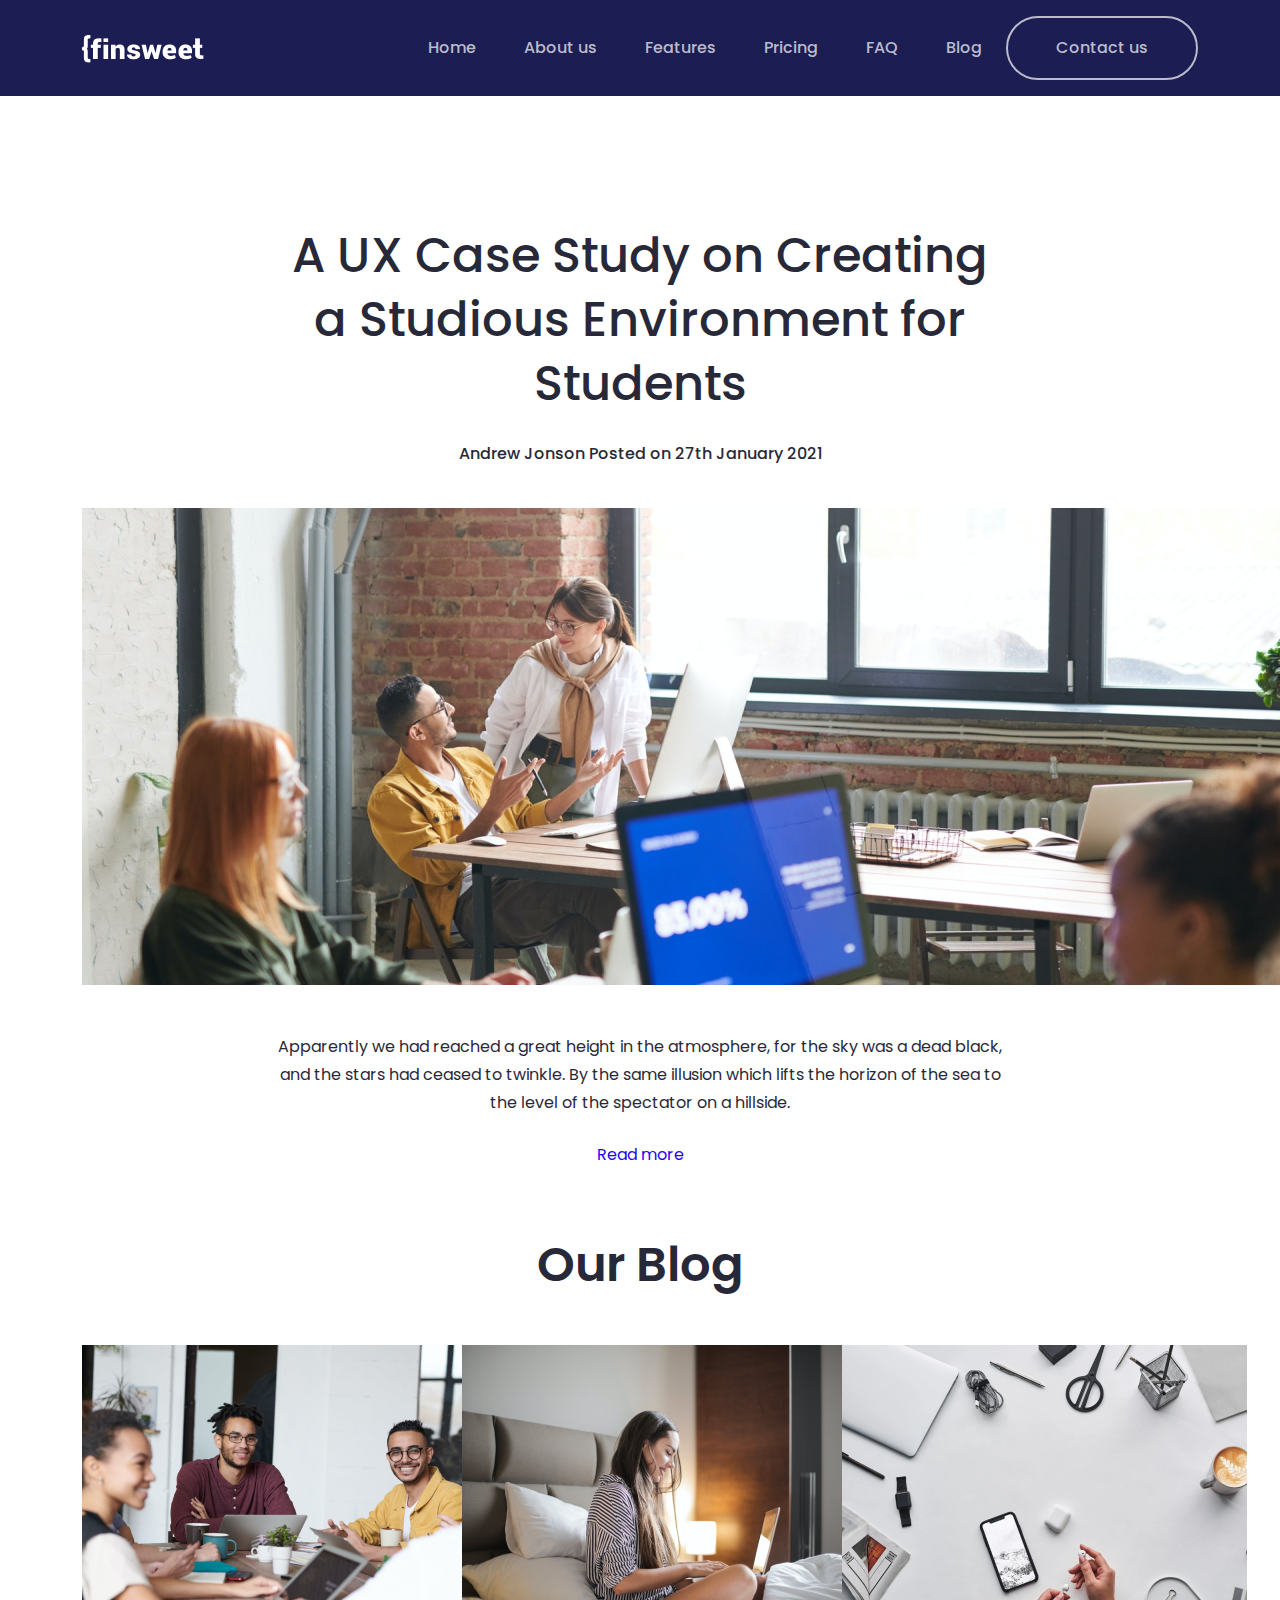
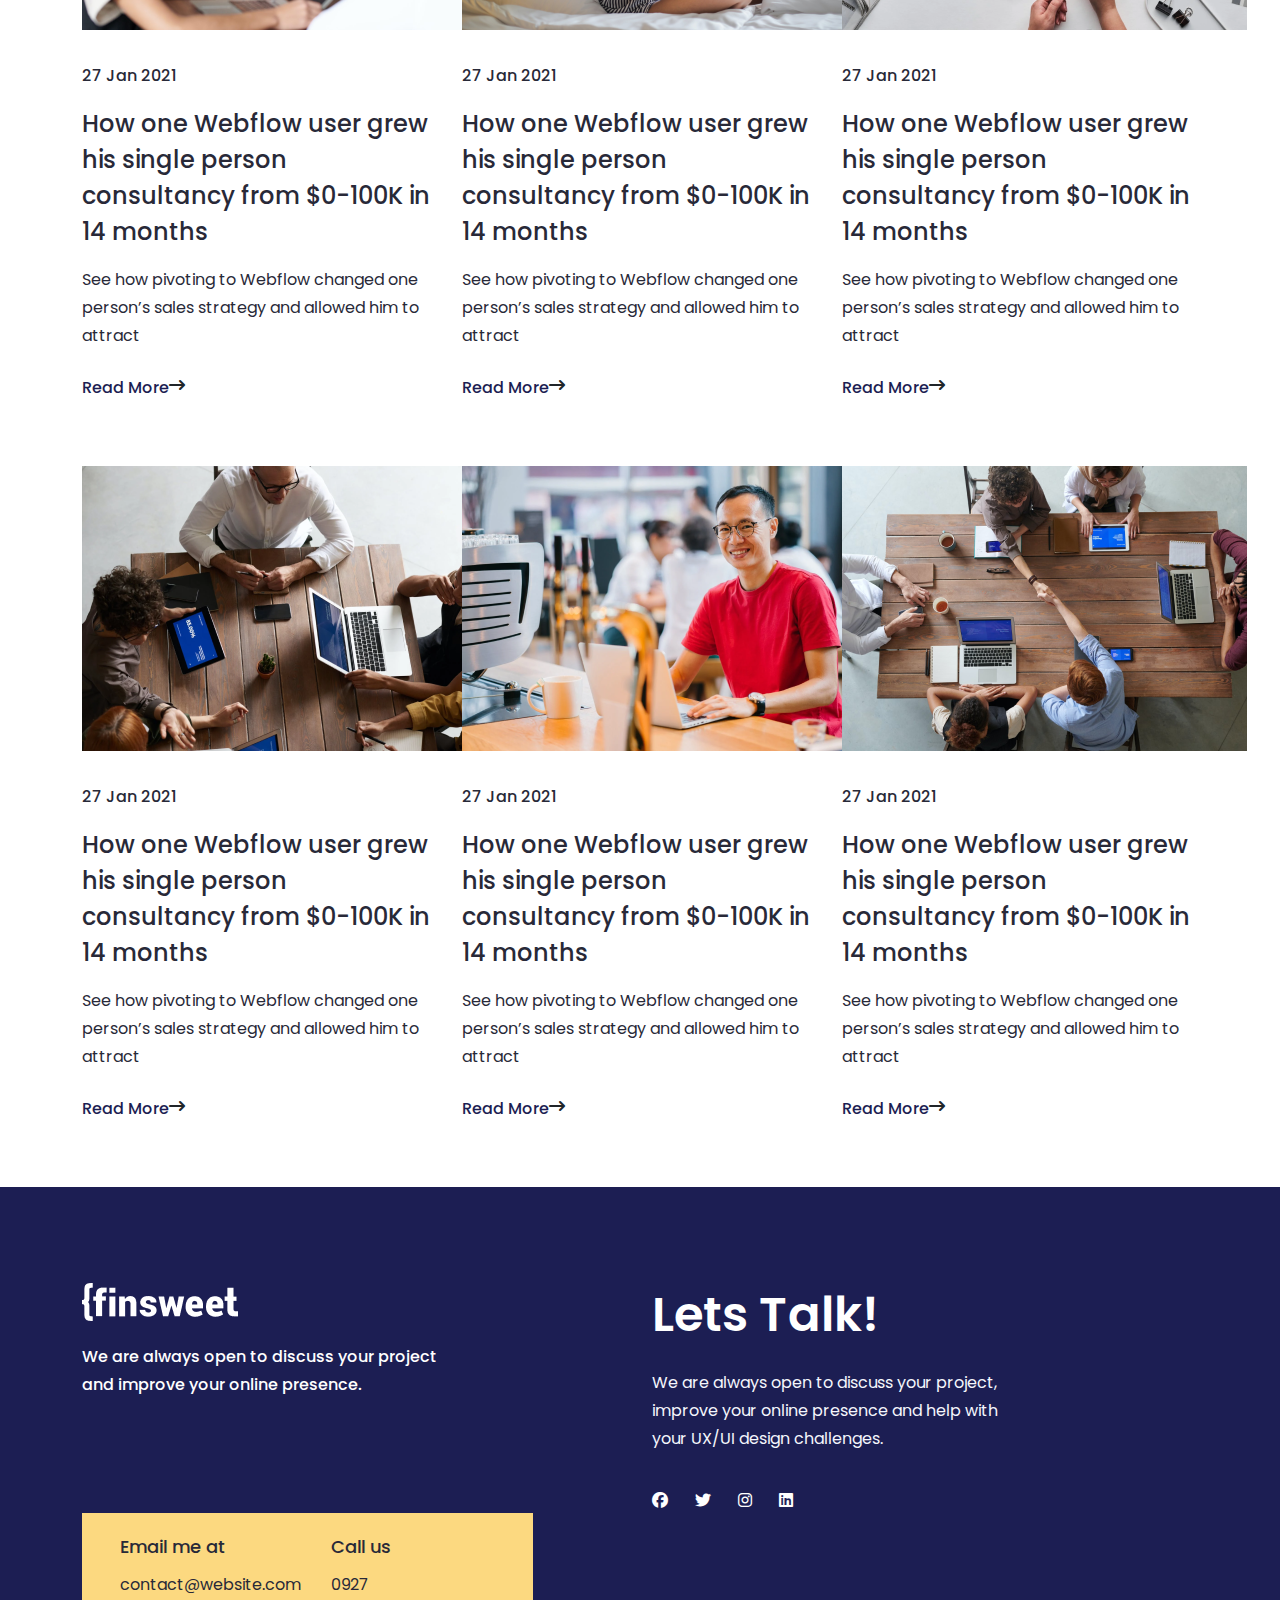
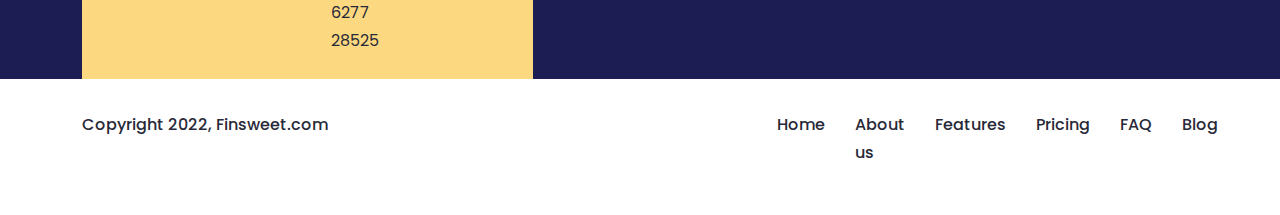
<file: blog.html>
<!DOCTYPE html>
<html lang="en">

<head>
    <meta charset="UTF-8">
    <meta name="viewport" content="width=device-width, initial-scale=1.0">
    <title>finsweet</title>
    <link rel="preconnect" href="https://fonts.googleapis.com">
    <link rel="preconnect" href="https://fonts.gstatic.com" crossorigin>
    <link
        href="https://fonts.googleapis.com/css2?family=Poppins:ital,wght@0,100;0,200;0,300;0,400;0,500;0,600;0,700;0,800;0,900;1,100;1,200;1,300;1,400;1,500;1,600;1,700;1,800;1,900&display=swap"
        rel="stylesheet">
    <link rel="stylesheet" href="css/all.min.css">
    <link rel="stylesheet" href="css/bootstrap.min.css">
    <link rel="stylesheet" href="css/blog.css">
    <link rel="stylesheet" href="css/responsive.css">
</head>

<body>
    <nav class="navbar navbar-expand-lg">
        <div class="container">
            <a class="navbar-brand" href="#">
                <img src="images/navbar logo.png" alt="">
            </a>
            <button class="navbar-toggler" type="button" data-bs-toggle="collapse"
                data-bs-target="#navbarSupportedContent" aria-controls="navbarSupportedContent" aria-expanded="false"
                aria-label="Toggle navigation">
                <span class="navbar-toggler-icon"></span>
            </button>
            <div class="collapse navbar-collapse" id="navbarSupportedContent">
                <ul class="navbar-nav ms-auto">
                    <li class="nav-item">
                        <a class="nav-link active" href="index.html">Home</a>
                    </li>
                    <li class="nav-item">
                        <a class="nav-link" href="about.html">About us</a>
                    </li>
                    <li class="nav-item">
                        <a class="nav-link" href="features.html">Features</a>
                    </li>
                    <li class="nav-item">
                        <a class="nav-link" href="pricing.html">Pricing</a>
                    </li>
                    <li class="nav-item">
                        <a class="nav-link" href="privacy.html">FAQ</a>
                    </li>
                    <li class="nav-item">
                        <a class="nav-link" href="blog.html">Blog</a>
                    </li>
                </ul>
                <div class="contact">
                    <a href="contact.html">Contact us</a>
                </div>

            </div>
        </div>
    </nav>


    <section id="ux-case">
        <div class="container">
            <div class="row">
                <div class="col-lg-8 text">
                    <h2> A UX Case Study on Creating a Studious Environment for Students</h2>
                    <h6>Andrew Jonson Posted on 27th January 2021</h6>
                </div>


                <div class="col-lg-12">
                    <div class="img">
                        <img src="images/blog-images/image1.png" alt="">
                    </div>
                </div>

                <div class="col-lg-8 text-2">
                    <h6> Apparently we had reached a great height in the atmosphere, for the sky was a dead black, and
                        the stars had ceased to twinkle. By the same illusion which lifts the horizon of the sea to the
                        level of the spectator on a hillside.</h6>
                    <a href="read-blog.html">Read more</a>
                </div>
            </div>
        </div>
    </section>


    <section id="blog">
        <div class="container">
            <div class="row">
                <div class="col-lg-12 our">
                    <h2>Our Blog</h2>
                </div>
                <div class="col-lg-4 blog-img-wrapper">
                    <div class="img">
                        <img src="images/blog-images/image2.png" alt="">
                        <h5>27 Jan 2021</h5>
                        <h3>How one Webflow user grew his single person consultancy from $0-100K in 14 months</h3>
                        <h6>See how pivoting to Webflow changed one person’s sales strategy and allowed him to attract
                        </h6>
                        <div class="read">
                            <h4>Read More</h4>
                            <div class="right-arrow">
                                <i class="fa-solid fa-arrow-right-long"></i>
                            </div>
                        </div>
                        
                    </div>
                </div>
                <div class="col-lg-4 blog-img-wrapper">
                    <div class="img">
                        <img src="images/blog-images/image3.png" alt="">
                        <h5>27 Jan 2021</h5>
                        <h3>How one Webflow user grew his single person consultancy from $0-100K in 14 months</h3>
                        <h6>See how pivoting to Webflow changed one person’s sales strategy and allowed him to attract
                        </h6>
                        <div class="read">
                            <h4>Read More</h4>
                            <div class="right-arrow">
                                <i class="fa-solid fa-arrow-right-long"></i>
                            </div>
                        </div>
                    </div>
                </div>
                <div class="col-lg-4 blog-img-wrapper">
                    <div class="img">
                        <img src="images/blog-images/image4.png" alt="">
                        <h5>27 Jan 2021</h5>
                        <h3>How one Webflow user grew his single person consultancy from $0-100K in 14 months</h3>
                        <h6>See how pivoting to Webflow changed one person’s sales strategy and allowed him to attract
                        </h6>
                        <div class="read">
                            <h4>Read More</h4>
                            <div class="right-arrow">
                                <i class="fa-solid fa-arrow-right-long"></i>
                            </div>
                        </div>
                    </div>
                </div>
                <div class="col-lg-4 blog-img-wrapper">
                    <div class="img">
                        <img src="images/blog-images/image5.png" alt="">
                        <h5>27 Jan 2021</h5>
                        <h3>How one Webflow user grew his single person consultancy from $0-100K in 14 months</h3>
                        <h6>See how pivoting to Webflow changed one person’s sales strategy and allowed him to attract
                        </h6>
                        <div class="read">
                            <h4>Read More</h4>
                            <div class="right-arrow">
                                <i class="fa-solid fa-arrow-right-long"></i>
                            </div>
                        </div>
                    </div>
                </div>
                <div class="col-lg-4 blog-img-wrapper">
                    <div class="img">
                        <img src="images/blog-images/image6.png" alt="">
                        <h5>27 Jan 2021</h5>
                        <h3>How one Webflow user grew his single person consultancy from $0-100K in 14 months</h3>
                        <h6>See how pivoting to Webflow changed one person’s sales strategy and allowed him to attract
                        </h6>
                        <div class="read">
                            <h4>Read More</h4>
                            <div class="right-arrow">
                                <i class="fa-solid fa-arrow-right-long"></i>
                            </div>
                        </div>
                    </div>
                </div>
                <div class="col-lg-4 blog-img-wrapper">
                    <div class="img">
                        <img src="images/blog-images/image7.png" alt="">
                        <h5>27 Jan 2021</h5>
                        <h3>How one Webflow user grew his single person consultancy from $0-100K in 14 months</h3>
                        <h6>See how pivoting to Webflow changed one person’s sales strategy and allowed him to attract
                        </h6>
                        <div class="read">
                            <h4>Read More</h4>
                            <div class="right-arrow">
                                <i class="fa-solid fa-arrow-right-long"></i>
                            </div>
                        </div>
                    </div>
                </div>
            </div>
        </div>
    </section>

    <section id="footer">
        <div class="container">
            <div class="row">
                <div class="col-lg-4">
                    <div class="logo">
                        <img src="images/footer-logo.png" alt="">
                    </div>
                    <div class="left-text">
                        <h6>We are always open to discuss your project and improve your online presence.</h6>
                    </div>
                </div>
                <div class="col-lg-2"></div>
                <div class="col-lg-4">
                    <div class="talk">
                        <h2>Lets Talk!</h2>
                        <h6>We are always open to discuss your project, improve your online presence and help with your
                            UX/UI design challenges.</h6>
                    </div>
                    <div class="social-media">
                        <div class="smdedia">
                            <i class="fa-brands fa-facebook"></i>
                        </div>
                        <div class="smdedia">
                            <i class="fa-brands fa-twitter"></i>
                        </div>
                        <div class="smdedia">
                            <i class="fa-brands fa-instagram"></i>
                        </div>
                        <div class="smdedia">
                            <i class="fa-brands fa-linkedin"></i>
                        </div>
                    </div>
                </div>
                <div class="col-lg-2"></div>
                <div class="col-lg-5">
                    <div class="email-call-wrapper">
                        <div class="footer-email">
                            <h3>Email me at</h3>
                            <h6>contact@website.com</h6>
                        </div>
                        <div class="footer-call">
                            <h3>Call us</h3>
                            <h6>0927 6277 28525</h6>
                        </div>
                    </div>

                </div>
            </div>
        </div>
    </section>

    <section id="copyright">
        <div class="container">
            <div class="row">
                <div class="col-lg-3">
                    <h3>Copyright 2022, Finsweet.com</h3>
                </div>
                <div class="col-lg-4"></div>
                <div class="col-lg-5">
                    <div class="footer-ul">
                        <ul>
                            <li>
                                <a href="index.html">Home</a>
                            </li>
                            <li>
                                <a href="about.html">About us</a>
                            </li>
                            <li>
                                <a href="features.html">Features</a>
                            </li>
                            <li>
                                <a href="pricing.html">Pricing</a>
                            </li>
                            <li>
                                <a href="privacy.html">FAQ</a>
                            </li>
                            <li>
                                <a href="blog.html">Blog</a>
                            </li> 
                        </ul>
                    </div>

                </div>
            </div>
        </div>
    </section>
    <script src="js/bootstrap.bundle.min.js"></script>
</body>

</html>
</file>
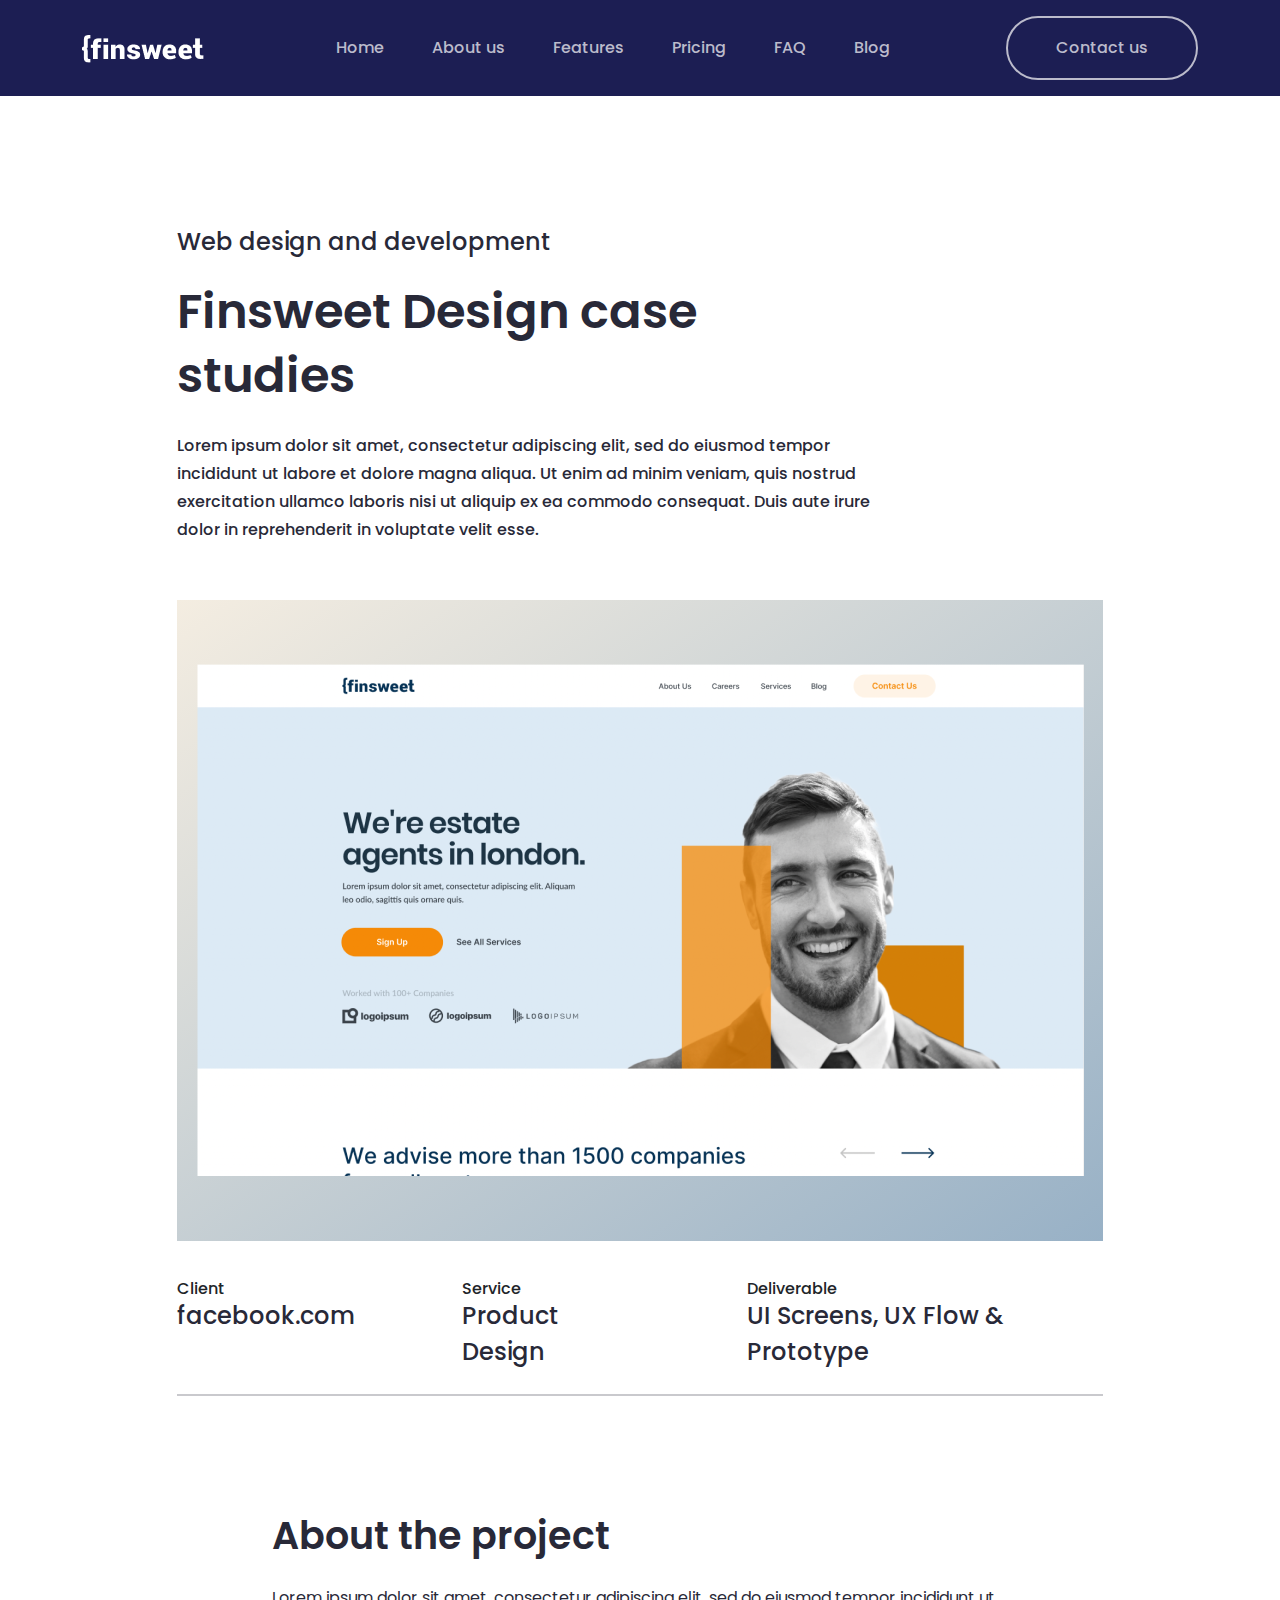
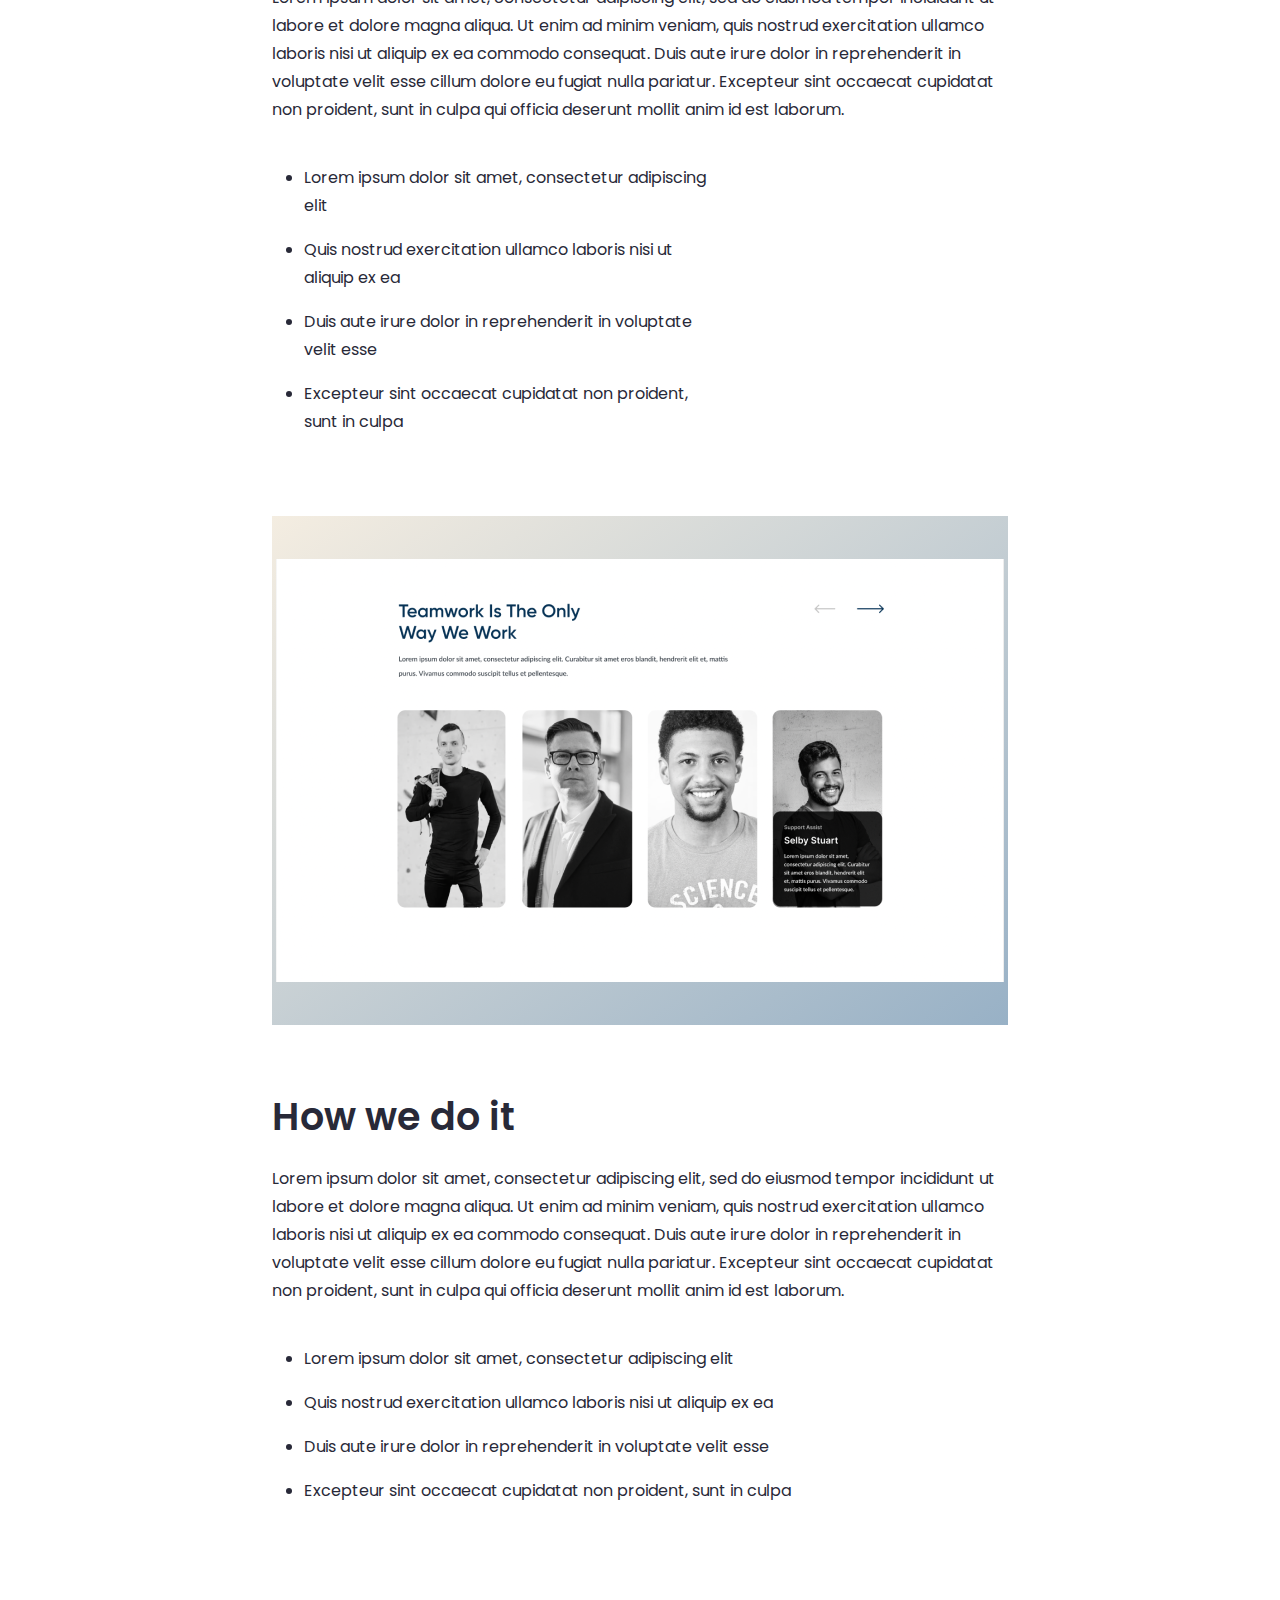
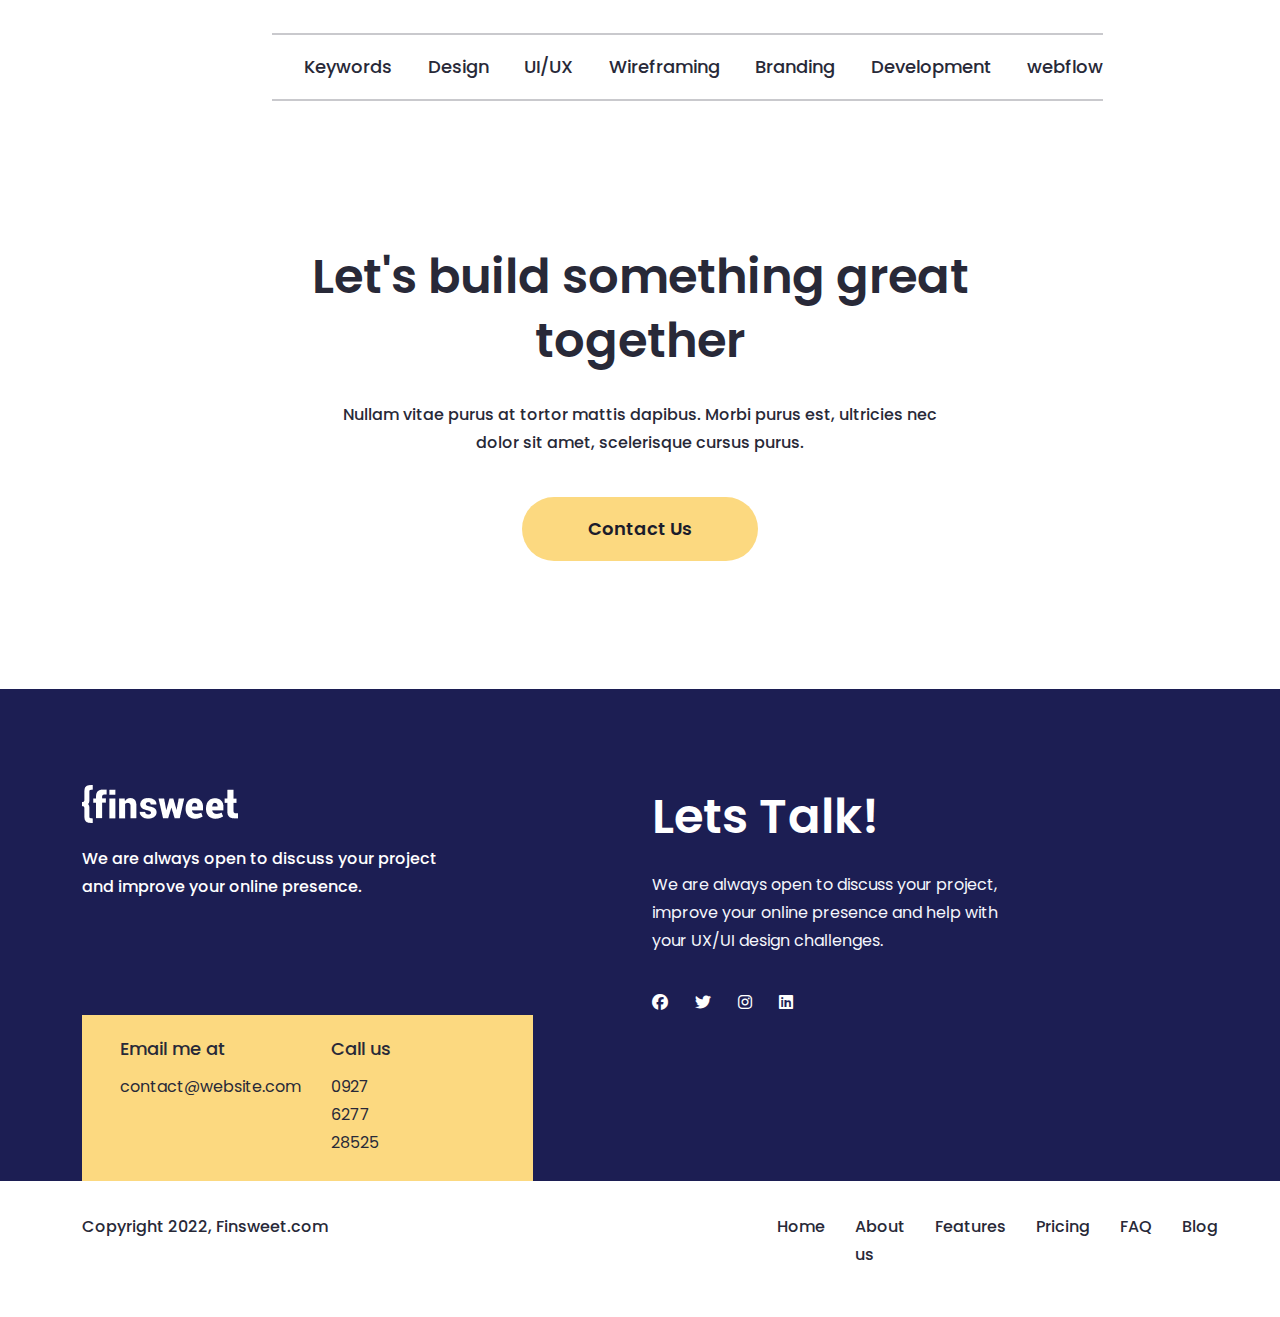
<file: case-studies.html>
<!DOCTYPE html>
<html lang="en">

<head>
    <meta charset="UTF-8">
    <meta name="viewport" content="width=device-width, initial-scale=1.0">
    <title>finsweet</title>
    <link rel="preconnect" href="https://fonts.googleapis.com">
    <link rel="preconnect" href="https://fonts.gstatic.com" crossorigin>
    <link
        href="https://fonts.googleapis.com/css2?family=Poppins:ital,wght@0,100;0,200;0,300;0,400;0,500;0,600;0,700;0,800;0,900;1,100;1,200;1,300;1,400;1,500;1,600;1,700;1,800;1,900&display=swap"
        rel="stylesheet">
    <link rel="stylesheet" href="css/all.min.css">
    <link rel="stylesheet" href="css/bootstrap.min.css">
    <link rel="stylesheet" href="css/case.css">
    <link rel="stylesheet" href="css/responsive.css">
</head>

<body>
    <nav class="navbar navbar-expand-lg">
        <div class="container">
            <a class="navbar-brand" href="#">
                <img src="images/navbar logo.png" alt="">
            </a>
            <button class="navbar-toggler" type="button" data-bs-toggle="collapse"
                data-bs-target="#navbarSupportedContent" aria-controls="navbarSupportedContent" aria-expanded="false"
                aria-label="Toggle navigation">
                <span class="navbar-toggler-icon"></span>
            </button>
            <div class="collapse navbar-collapse" id="navbarSupportedContent">
                <ul class="navbar-nav ms-auto">
                    <li class="nav-item">
                        <a class="nav-link active" href="index.html">Home</a>
                    </li>
                    <li class="nav-item">
                        <a class="nav-link" href="about.html">About us</a>
                    </li>
                    <li class="nav-item">
                        <a class="nav-link" href="features.html">Features</a>
                    </li>
                    <li class="nav-item">
                        <a class="nav-link" href="pricing.html">Pricing</a>
                    </li>
                    <li class="nav-item">
                        <a class="nav-link" href="privacy.html">FAQ</a>
                    </li>
                    <li class="nav-item">
                        <a class="nav-link" href="blog.html">Blog</a>
                    </li>
                </ul>
                <div class="contact">
                    <a href="contact.html">Contact us</a>
                </div>

            </div>
        </div>
    </nav>


    <section id="read-case">
        <div class="container">
            <div class="row">
                <div class="col-lg-1"></div>
                <div class="col-lg-6">  
                    <h5>Web design and development</h5>
                    <h3>Finsweet Design case studies</h3>
                </div>
                <div class="col-lg-5"></div>
                <div class="col-lg-1"></div>
                <div class="col-lg-8">
                    <div class="text">
                        <h6>Lorem ipsum dolor sit amet, consectetur adipiscing elit, sed do eiusmod tempor incididunt ut
                            labore et dolore magna aliqua. Ut enim ad minim veniam, quis nostrud exercitation ullamco
                            laboris nisi ut aliquip ex ea commodo consequat. Duis aute irure dolor in reprehenderit in
                            voluptate velit esse.</h6>
                    </div>
                   
                </div>
                <div class="col-lg-3"></div>
                <div class="col-lg-1"></div>
                <div class="col-lg-10">
                    <div class="img">
                        <img src="images/case-images/image1.png" alt="">
                    </div>
                </div>
                <div class="col-lg-1"></div>
                <div class="col-lg-1"></div>
                <div class="col-lg-2">
                    <h6>Client</h6>
                    <h4>facebook.com</h4>
                </div>
                <div class="col-lg-1"></div>
                <div class="col-lg-2">
                    <h6>Service</h6>
                    <h4>Product Design</h4>
                </div>
                <div class="col-lg-1"></div>
                <div class="col-lg-4">
                    <h6>Deliverable</h6>
                    <h4>UI Screens, UX Flow & Prototype</h4>
                </div>
                <div class="col-lg-1"></div>
                <div class="col-lg-1"></div>
                <div class="col-lg-10">
                    <hr>
                </div>
               
            </div>
        </div>
    </section>

    <section id="project">
        <div class="container">
            <div class="row">
                <div class="col-lg-2"></div>
                <div class="col-lg-8">
                    <h2>About the project</h2>
                    <p>Lorem ipsum dolor sit amet, consectetur adipiscing elit, sed do eiusmod tempor incididunt ut
                        labore et dolore magna aliqua. Ut enim ad minim veniam, quis nostrud exercitation ullamco
                        laboris nisi ut aliquip ex ea commodo consequat. Duis aute irure dolor in reprehenderit in
                        voluptate velit esse cillum dolore eu fugiat nulla pariatur. Excepteur sint occaecat cupidatat
                        non proident, sunt in culpa qui officia deserunt mollit anim id est laborum.</p>
                </div>
                <div class="col-lg-2"></div>
                <div class="col-lg-2"></div>
                <div class="col-lg-5">
                    <div class="project-ul">
                        <ul>
                            <li>Lorem ipsum dolor sit amet, consectetur adipiscing elit</li>
                            <li>Quis nostrud exercitation ullamco laboris nisi ut aliquip ex ea</li>
                            <li>Duis aute irure dolor in reprehenderit in voluptate velit esse</li>
                            <li>Excepteur sint occaecat cupidatat non proident, sunt in culpa</li>
                        </ul>
                    </div>
                    
                </div>
                <div class="col-lg-5"></div>
                <div class="col-lg-2"></div>
                <div class="col-lg-8">
                    <div class="img">
                        <img src="images/case-images/image2.png" alt="">
                    </div>
                </div>
                <div class="col-lg-2"></div>
                <div class="col-lg-2"></div>
                <div class="col-lg-8">
                    <h2>How we do it</h2>
                    <p>Lorem ipsum dolor sit amet, consectetur adipiscing elit, sed do eiusmod tempor incididunt ut
                        labore et dolore magna aliqua. Ut enim ad minim veniam, quis nostrud exercitation ullamco
                        laboris nisi ut aliquip ex ea commodo consequat. Duis aute irure dolor in reprehenderit in
                        voluptate velit esse cillum dolore eu fugiat nulla pariatur. Excepteur sint occaecat cupidatat
                        non proident, sunt in culpa qui officia deserunt mollit anim id est laborum.</p>
                        <div class="project-ul">
                            <ul>
                                <li>Lorem ipsum dolor sit amet, consectetur adipiscing elit</li>
                                <li>Quis nostrud exercitation ullamco laboris nisi ut aliquip ex ea</li>
                                <li>Duis aute irure dolor in reprehenderit in voluptate velit esse</li>
                                <li>Excepteur sint occaecat cupidatat non proident, sunt in culpa</li>
                            </ul>
                        </div>
                </div>
                <div class="col-lg-2"></div>
            </div>
        </div>
    </section>


    <section id="keywords">
        <div class="container">
            <div class="row">
                
                <div class="col-lg-2"></div>
                <div class="col-lg-9">
                    
                    <div class="key">
                        <hr>
                        <ul class="department">
                            <li><a href="">Keywords</a></li>
                            <li><a href="">Design </a></li>
                            <li><a href="">UI/UX </a></li>
                            <li><a href="">Wireframing</a></li>
                            <li><a href="">Branding</a></li>
                            <li><a href="">Development</a></li>
                            <li><a href="">webflow</a></li>
                        </ul>
                        <hr>
                    </div>
                   
                    
                </div>
                <div class="col-lg-1"></div>
            </div>
        </div>
      </section>

      <section id="cta">
        <div class="container">
            <div class="row">
                <div class="col-lg-2"></div>
                <div class="col-lg-8">
                    <h2>Let's build something great together</h2>
                    <h6>Nullam vitae purus at tortor mattis dapibus. Morbi purus est, ultricies nec dolor sit amet, scelerisque cursus purus.</h6>
                    <div class="contact">
                        <a href="contact.html">Contact Us</a>
                    </div>
                  
                </div>
                <div class="col-lg-2"></div>
            </div>
        </div>
      </section>


      <section id="footer">
        <div class="container">
            <div class="row">
                <div class="col-lg-4">
                    <div class="logo">
                        <img src="images/footer-logo.png" alt="">
                    </div>
                    <div class="left-text">
                        <h6>We are always open to discuss your project and improve your online presence.</h6>
                    </div>
                </div>
                <div class="col-lg-2"></div>
                <div class="col-lg-4">
                    <div class="talk">
                        <h2>Lets Talk!</h2>
                        <h6>We are always open to discuss your project, improve your online presence and help with your
                            UX/UI design challenges.</h6>
                    </div>
                    <div class="social-media">
                        <div class="smdedia">
                            <i class="fa-brands fa-facebook"></i>
                        </div>
                        <div class="smdedia">
                            <i class="fa-brands fa-twitter"></i>
                        </div>
                        <div class="smdedia">
                            <i class="fa-brands fa-instagram"></i>
                        </div>
                        <div class="smdedia">
                            <i class="fa-brands fa-linkedin"></i>
                        </div>
                    </div>
                </div>
                <div class="col-lg-2"></div>
                <div class="col-lg-5">
                    <div class="email-call-wrapper">
                        <div class="footer-email">
                            <h3>Email me at</h3>
                            <h6>contact@website.com</h6>
                        </div>
                        <div class="footer-call">
                            <h3>Call us</h3>
                            <h6>0927 6277 28525</h6>
                        </div>
                    </div>

                </div>
            </div>
        </div>
    </section>

    <section id="copyright">
        <div class="container">
            <div class="row">
                <div class="col-lg-3">
                    <h3>Copyright 2022, Finsweet.com</h3>
                </div>
                <div class="col-lg-4"></div>
                <div class="col-lg-5">
                    <div class="footer-ul">
                        <ul>
                            <li>
                                <a href="index.html">Home</a>
                            </li>
                            <li>
                                <a href="about.html">About us</a>
                            </li>
                            <li>
                                <a href="features.html">Features</a>
                            </li>
                            <li>
                                <a href="pricing.html">Pricing</a>
                            </li>
                            <li>
                                <a href="privacy.html">FAQ</a>
                            </li>
                            <li>
                                <a href="blog.html">Blog</a>
                            </li> 
                        </ul>
                    </div>
                  
                </div>
            </div>
        </div>
      </section>
    <script src="js/bootstrap.bundle.min.js"></script>
</body>

</html>
</file>
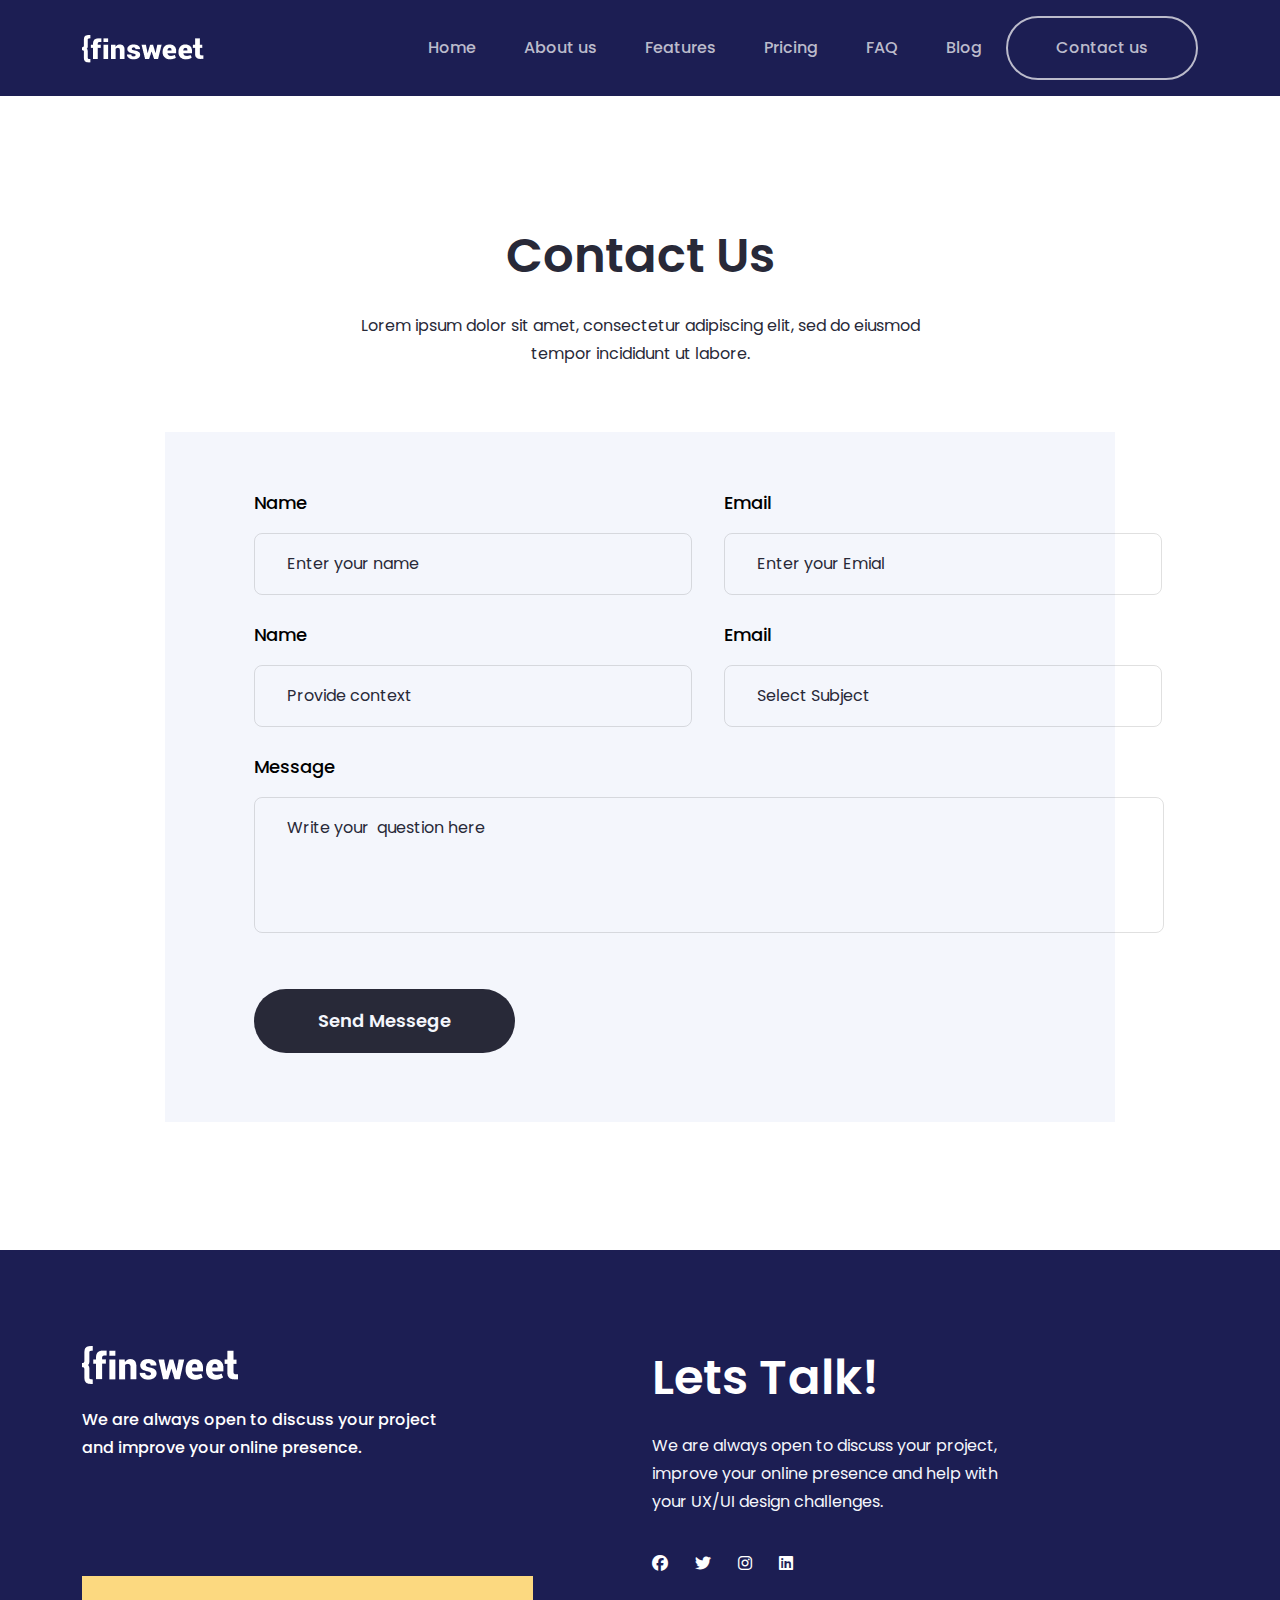
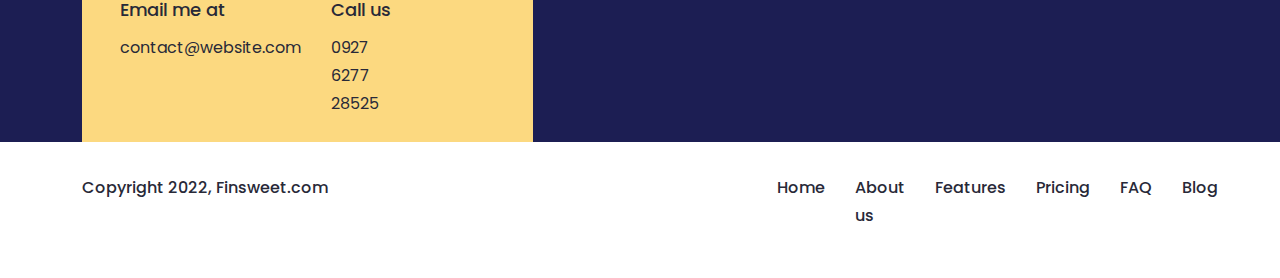
<file: contact.html>
<!DOCTYPE html>
<html lang="en">

<head>
    <meta charset="UTF-8">
    <meta name="viewport" content="width=device-width, initial-scale=1.0">
    <title>finsweet</title>
    <link rel="preconnect" href="https://fonts.googleapis.com">
    <link rel="preconnect" href="https://fonts.gstatic.com" crossorigin>
    <link
        href="https://fonts.googleapis.com/css2?family=Poppins:ital,wght@0,100;0,200;0,300;0,400;0,500;0,600;0,700;0,800;0,900;1,100;1,200;1,300;1,400;1,500;1,600;1,700;1,800;1,900&display=swap"
        rel="stylesheet">
    <link rel="stylesheet" href="css/all.min.css">
    <link rel="stylesheet" href="css/bootstrap.min.css">
    <link rel="stylesheet" href="css/contact.css">
    <link rel="stylesheet" href="css/responsive.css">
</head>

<body>
    <nav class="navbar navbar-expand-lg">
        <div class="container">
            <a class="navbar-brand" href="#">
                <img src="images/navbar logo.png" alt="">
            </a>
            <button class="navbar-toggler" type="button" data-bs-toggle="collapse"
                data-bs-target="#navbarSupportedContent" aria-controls="navbarSupportedContent" aria-expanded="false"
                aria-label="Toggle navigation">
                <span class="navbar-toggler-icon"></span>
            </button>
            <div class="collapse navbar-collapse" id="navbarSupportedContent">
                <ul class="navbar-nav ms-auto">
                    <li class="nav-item">
                        <a class="nav-link active" href="index.html">Home</a>
                    </li>
                    <li class="nav-item">
                        <a class="nav-link" href="about.html">About us</a>
                    </li>
                    <li class="nav-item">
                        <a class="nav-link" href="features.html">Features</a>
                    </li>
                    <li class="nav-item">
                        <a class="nav-link" href="pricing.html">Pricing</a>
                    </li>
                    <li class="nav-item">
                        <a class="nav-link" href="privacy.html">FAQ</a>
                    </li>
                    <li class="nav-item">
                        <a class="nav-link" href="blog.html">Blog</a>
                    </li>
                </ul>
                <div class="contact">
                    <a href="contact.html">Contact us</a>
                </div>

            </div>
        </div>
    </nav>



    <section id="contact">
        <div class="container">
            <div class="row">
                <div class="col-lg-12">
                    <h2>Contact Us</h2>
                    <h6>Lorem ipsum dolor sit amet, consectetur adipiscing elit, sed do eiusmod tempor incididunt ut
                        labore.</h6>
                </div>
                <div class="col-lg-1"></div>
                <!-- <div class="col-lg-5">
                    <label for="">Name</label>
                    <div class="dataentry">
                        <input type="text" placeholder="Enter your name">
                    </div>
                   
                </div>
                <div class="col-lg-5">
                    <label for="">Email</label>
                    <div class="dataentry">
                        <input type="text" placeholder="Enter your Emial">
                    </div>
                  
                </div>
                <div class="col-lg-1"></div>
                <div class="col-lg-1"></div>
                <div class="col-lg-5">
                    <label for="">Subject</label>
                    <div class="dataentry">
                        <input type="text" placeholder="Provide context">
                    </div>
                 
                </div>
                <div class="col-lg-5">
                    <label for="">Subject</label>
                    <div class="dataentry">
                        <input type="text" placeholder="Select Subject">
                    </div>
              
                </div>
                <div class="col-lg-1"></div>
                <div class="col-lg-1"></div>
                <div class="col-lg-10">
                    <label for="">Message</label>
                    <div class="message">
                        <input type="text" placeholder="Write your  question here">
                    </div>
                   
                    <div class="send-btn">
                        <a href="">Send Messege</a>
                    </div>
                </div> -->
                <div class="col-lg-10 contact-background">
                    <div class="name-email-wrapper">
                        <div class="name">
                            <h3>Name</h3>
                            <input type="text" placeholder="Enter your name">
                        </div>
                        <div class="email">
                            <h3>Email</h3>
                            <input type="text" placeholder="Enter your Emial">
                        </div>
                    </div>
                    <div class="subject-wrapper">
                        <div class="subject-left">
                            <h3>Name</h3>
                            <input type="text" placeholder="Provide context">
                        </div>
                        <div class="subject-right">
                            <h3>Email</h3>
                            <input type="text" placeholder="Select Subject"">
                        </div>
                    </div>
                    <div class="message">
                        <h3>Message</h3>
                        <input type="text" placeholder="Write your  question here"">
                    </div>

                    

                    <div class="send-btn">
                        <a href="">Send Messege</a>
                    </div>
                </div>


            </div>
        </div>
    </section>




    <section id="footer">
        <div class="container">
            <div class="row">
                <div class="col-lg-4">
                    <div class="logo">
                        <img src="images/footer-logo.png" alt="">
                    </div>
                    <div class="left-text">
                        <h6>We are always open to discuss your project and improve your online presence.</h6>
                    </div>
                </div>
                <div class="col-lg-2"></div>
                <div class="col-lg-4">
                    <div class="talk">
                        <h2>Lets Talk!</h2>
                        <h6>We are always open to discuss your project, improve your online presence and help with your
                            UX/UI design challenges.</h6>
                    </div>
                    <div class="social-media">
                        <div class="smdedia">
                            <i class="fa-brands fa-facebook"></i>
                        </div>
                        <div class="smdedia">
                            <i class="fa-brands fa-twitter"></i>
                        </div>
                        <div class="smdedia">
                            <i class="fa-brands fa-instagram"></i>
                        </div>
                        <div class="smdedia">
                            <i class="fa-brands fa-linkedin"></i>
                        </div>
                    </div>
                </div>
                <div class="col-lg-2"></div>
                <div class="col-lg-5">
                    <div class="email-call-wrapper">
                        <div class="footer-email">
                            <h3>Email me at</h3>
                            <h6>contact@website.com</h6>
                        </div>
                        <div class="footer-call">
                            <h3>Call us</h3>
                            <h6>0927 6277 28525</h6>
                        </div>
                    </div>

                </div>
            </div>
        </div>
    </section>

    <section id="copyright">
        <div class="container">
            <div class="row">
                <div class="col-lg-3">
                    <h3>Copyright 2022, Finsweet.com</h3>
                </div>
                <div class="col-lg-4"></div>
                <div class="col-lg-5">
                    <div class="footer-ul">
                        <ul>
                            <li>
                                <a href="index.html">Home</a>
                            </li>
                            <li>
                                <a href="about.html">About us</a>
                            </li>
                            <li>
                                <a href="features.html">Features</a>
                            </li>
                            <li>
                                <a href="pricing.html">Pricing</a>
                            </li>
                            <li>
                                <a href="privacy.html">FAQ</a>
                            </li>
                            <li>
                                <a href="blog.html">Blog</a>
                            </li> 
                        </ul>
                    </div>

                </div>
            </div>
        </div>
    </section>
    <script src="js/bootstrap.bundle.min.js"></script>
</body>

</html>
</file>
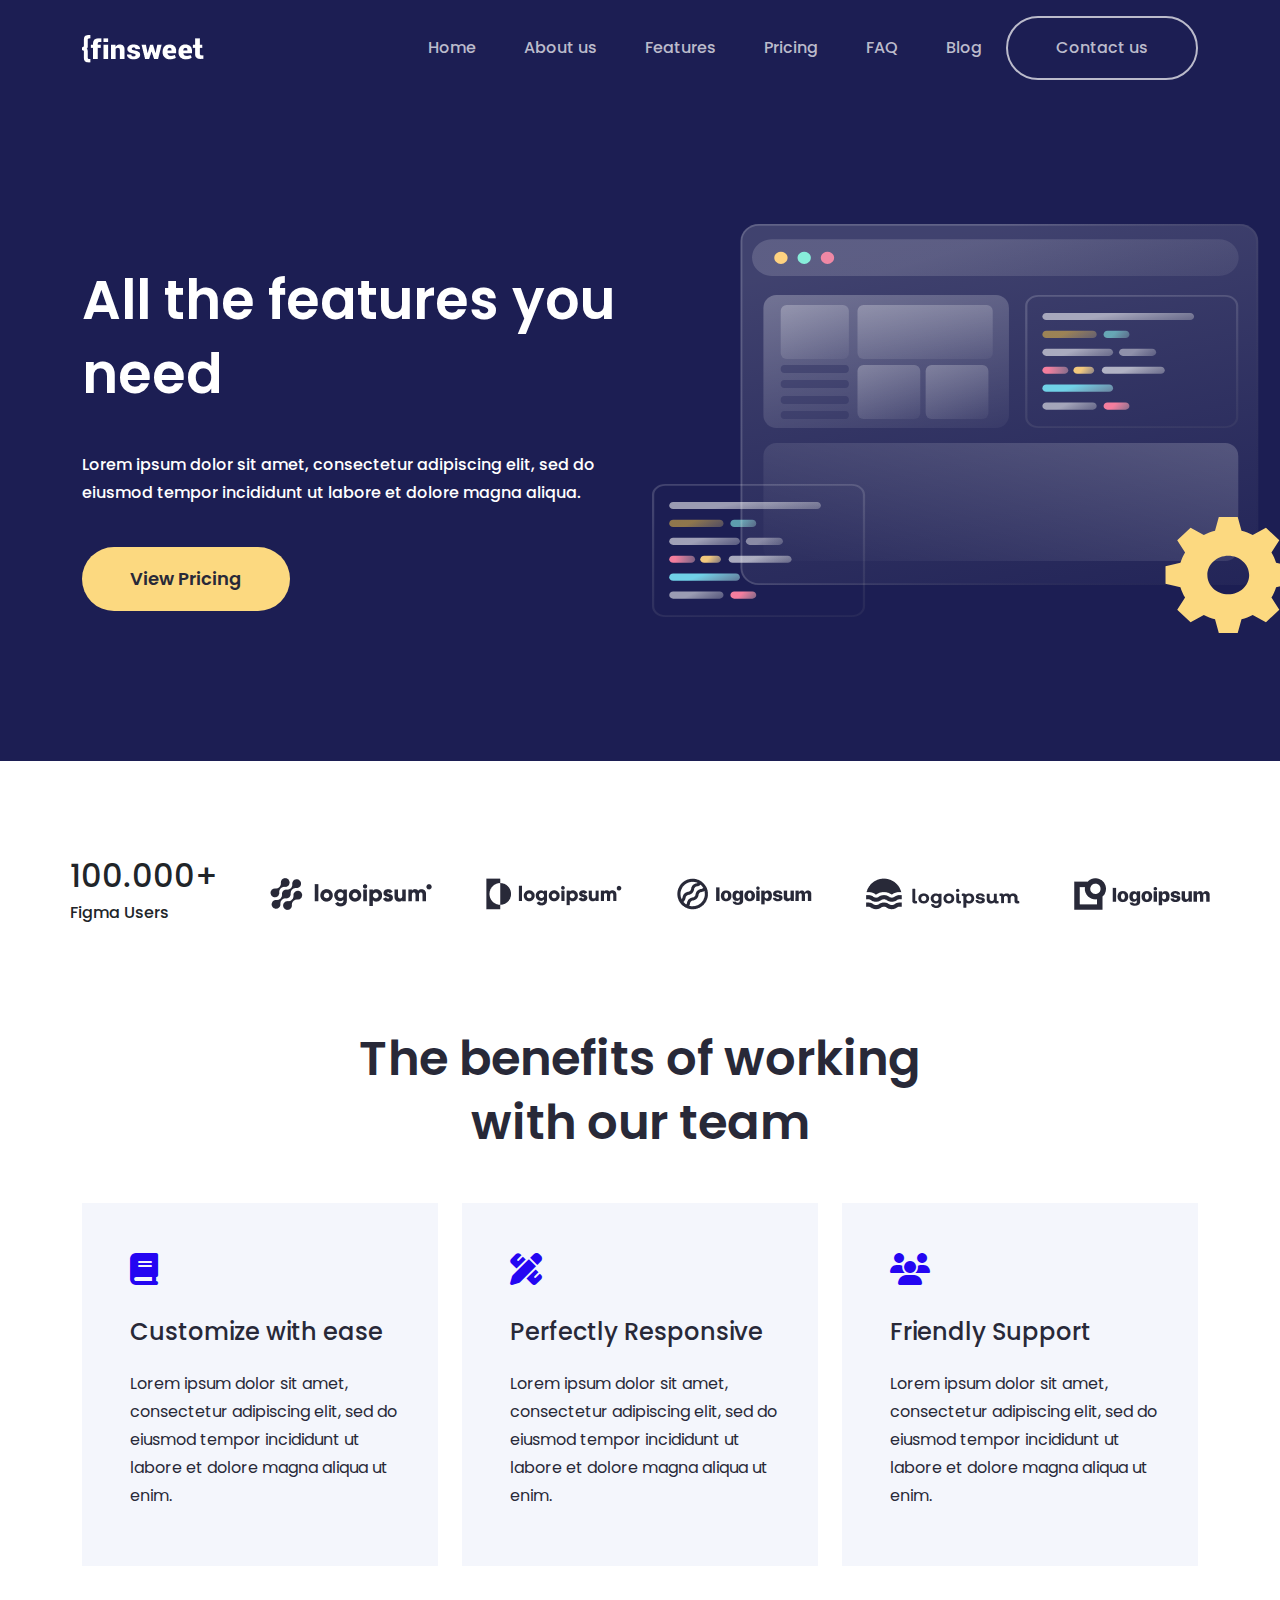
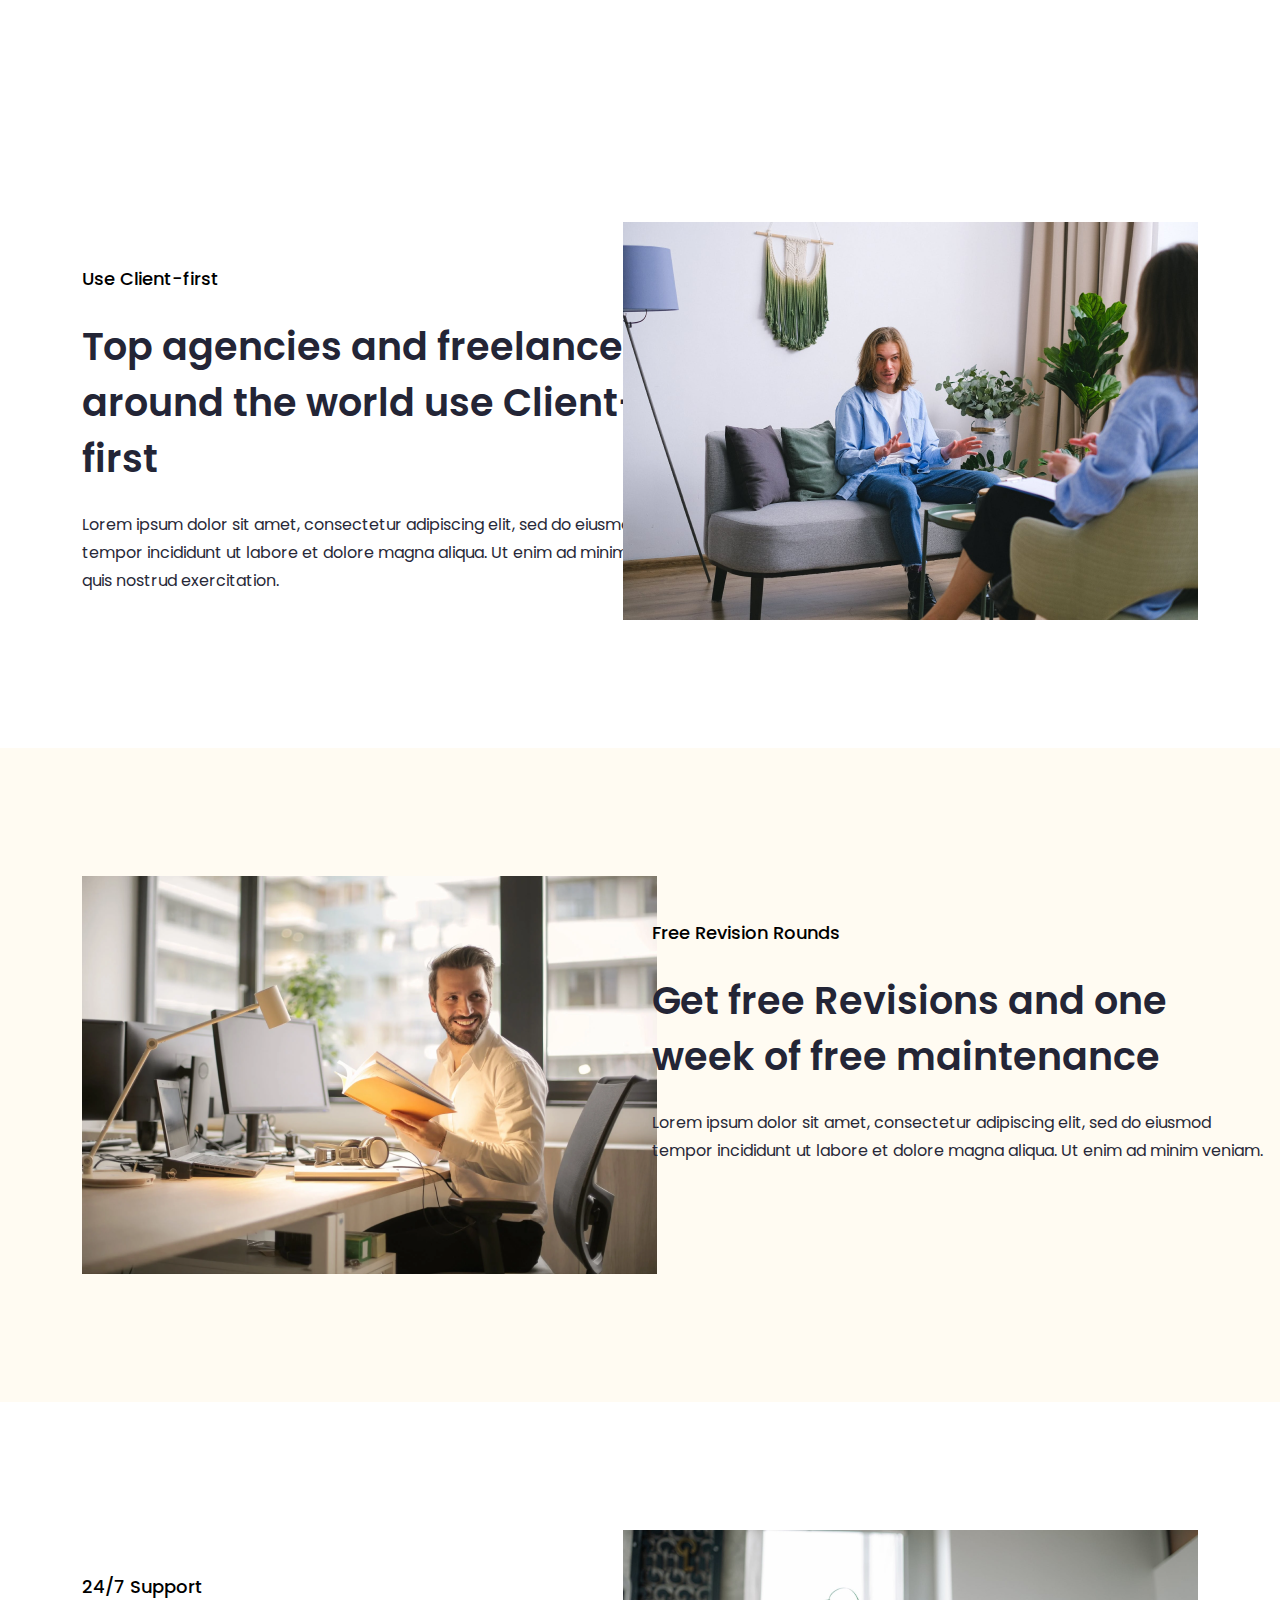
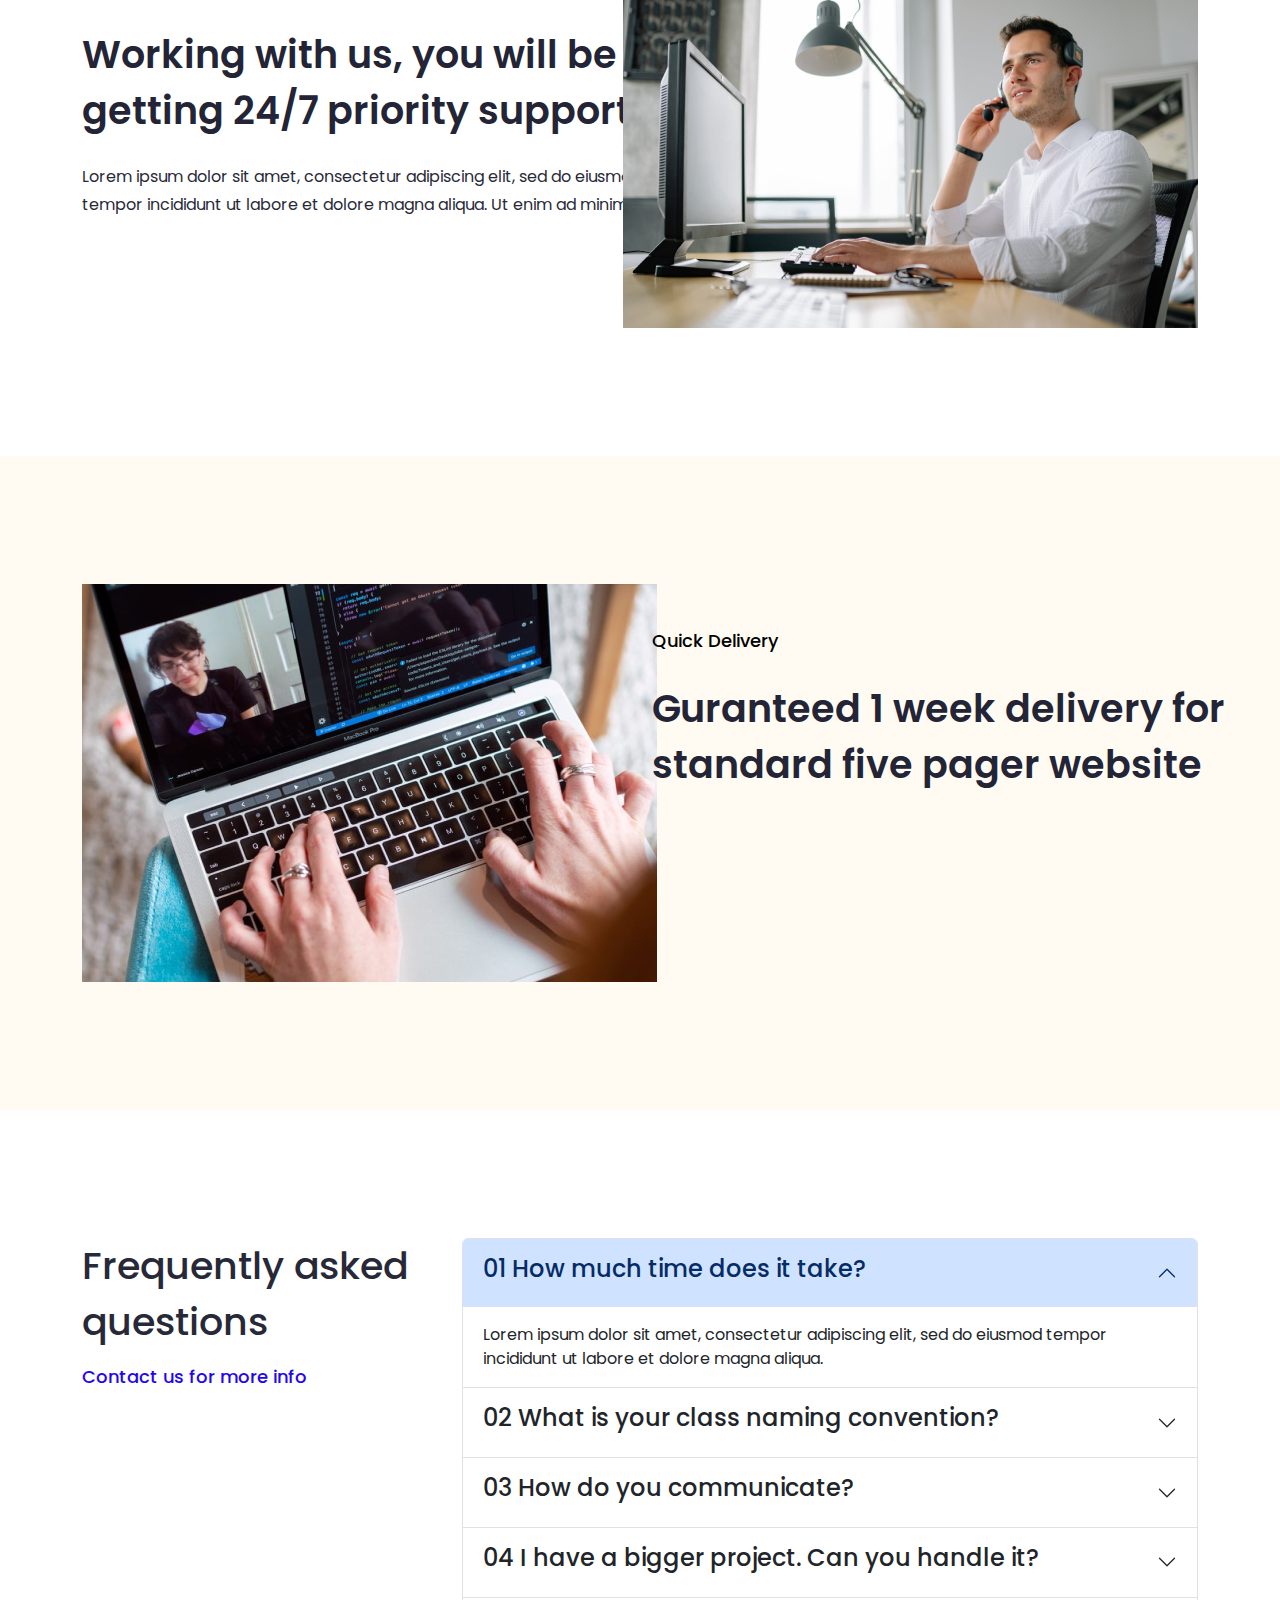
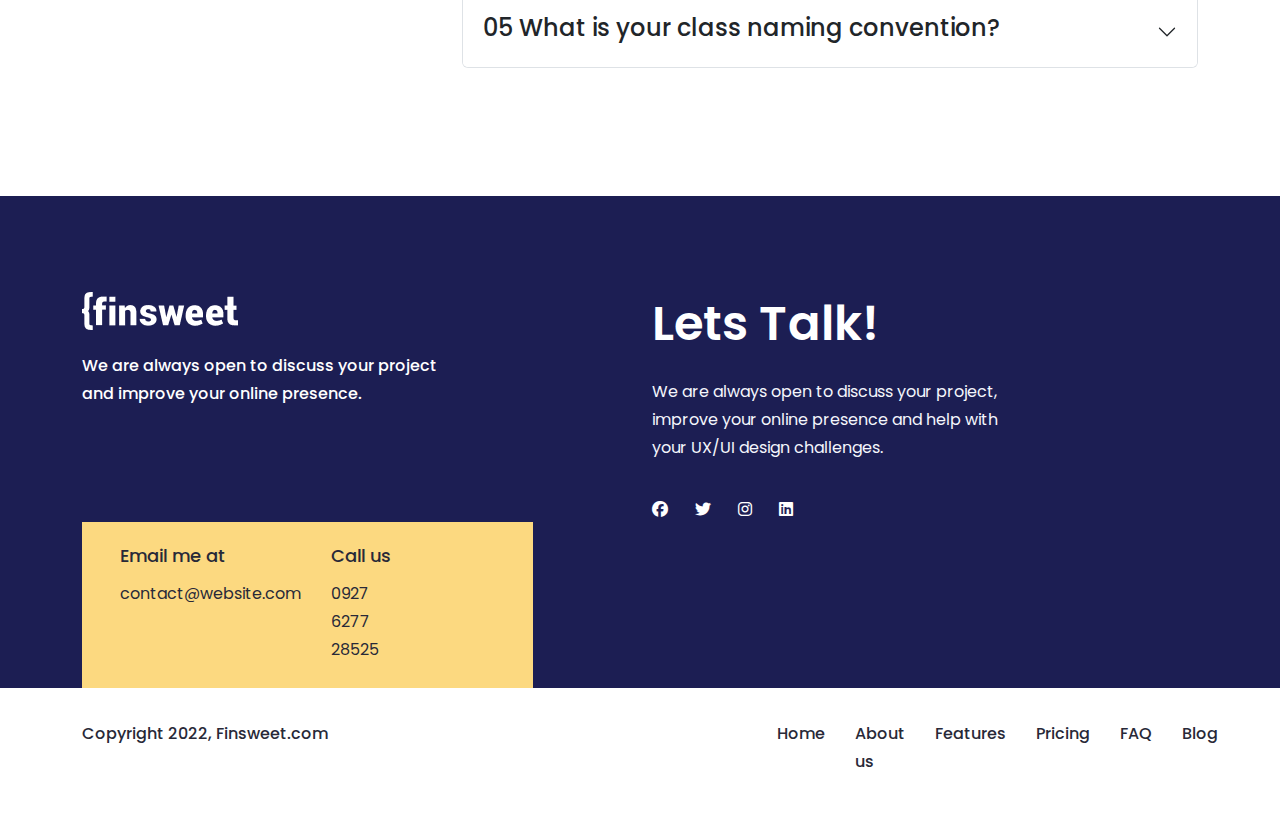
<file: features.html>
<!DOCTYPE html>
<html lang="en">

<head>
    <meta charset="UTF-8">
    <meta name="viewport" content="width=device-width, initial-scale=1.0">
    <title>finsweet</title>
    <link rel="preconnect" href="https://fonts.googleapis.com">
    <link rel="preconnect" href="https://fonts.gstatic.com" crossorigin>
    <link
        href="https://fonts.googleapis.com/css2?family=Poppins:ital,wght@0,100;0,200;0,300;0,400;0,500;0,600;0,700;0,800;0,900;1,100;1,200;1,300;1,400;1,500;1,600;1,700;1,800;1,900&display=swap"
        rel="stylesheet">
    <link rel="stylesheet" href="css/all.min.css">
    <link rel="stylesheet" href="css/bootstrap.min.css">
    <link rel="stylesheet" href="css/features.css">
    <link rel="stylesheet" href="css/responsive.css">
</head>

<body>
    <nav class="navbar navbar-expand-lg">
        <div class="container">
            <a class="navbar-brand" href="#">
                <img src="images/navbar logo.png" alt="">
            </a>
            <button class="navbar-toggler" type="button" data-bs-toggle="collapse"
                data-bs-target="#navbarSupportedContent" aria-controls="navbarSupportedContent" aria-expanded="false"
                aria-label="Toggle navigation">
                <span class="navbar-toggler-icon"></span>
            </button>
            <div class="collapse navbar-collapse" id="navbarSupportedContent">
                <ul class="navbar-nav ms-auto">
                    <li class="nav-item">
                        <a class="nav-link active" href="index.html">Home</a>
                    </li>
                    <li class="nav-item">
                        <a class="nav-link" href="about.html">About us</a>
                    </li>
                    <li class="nav-item">
                        <a class="nav-link" href="features.html">Features</a>
                    </li>
                    <li class="nav-item">
                        <a class="nav-link" href="pricing.html">Pricing</a>
                    </li>
                    <li class="nav-item">
                        <a class="nav-link" href="privacy.html">FAQ</a>
                    </li>
                    <li class="nav-item">
                        <a class="nav-link" href="blog.html">Blog</a>
                    </li>
                </ul>
                <div class="contact">
                    <a href="contact.html">Contact us</a>
                </div>

            </div>
        </div>
    </nav>


    <section id="fetures">
        <div class="container">
            <div class="row">
                <div class="col-lg-6">
                    <h2>All the features you need</h2>
                    <h6>Lorem ipsum dolor sit amet, consectetur adipiscing elit, sed do eiusmod tempor incididunt ut
                        labore et dolore magna aliqua.</h6>
                    <div class="view-btn">
                        <a href="pricing.html">View Pricing</a>
                    </div>
                </div>
                <div class="col-lg-6">
                    <div class="img">
                        <img src="images/features-images/Feature Hero Illustration.svg" alt="">
                    </div>
                </div>
            </div>
        </div>
    </section>

    <section id="logo-section">
        <div class="container">
            <div class="row">
                <!-- <div class="col-lg-2">
                    <h2>100.000+</h2>
                    <h6>Figma Users</h6>
                </div>
                <div class="col-lg-2">
                    <div class="img">
                        <img src="images/Logo 1.png" alt="">
                    </div>
                </div>
                <div class="col-lg-2">
                    <div class="img">
                        <img src="images/Logo 2.png" alt="">
                    </div>
                </div>
                <div class="col-lg-2">
                    <div class="img">
                        <img src="images/Logo 3.png" alt="">
                    </div>
                </div>
                <div class="col-lg-2">
                    <div class="img">
                        <img src="images/Logo 4.png" alt="">
                    </div>
                </div>
                <div class="col-lg-2">
                    <div class="img">
                        <img src="images/Logo 5.png" alt="">
                    </div> -->
                <div class="col-lg-12 logo-wrapper">
                    <div class="user">
                        <h2>100.000+</h2>
                        <h6>Figma Users</h6>
                    </div>
                    <div class="img">
                        <img src="images/features-images/Logo 1.png" alt="">
                    </div>
                    <div class="img">
                        <img src="images/features-images/Logo 2.png" alt="">
                    </div>
                    <div class="img">
                        <img src="images/features-images/Logo 3.png" alt="">
                    </div>
                    <div class="img">
                        <img src="images/features-images/Logo 4.png" alt="">
                    </div>
                    <div class="img">
                        <img src="images/features-images/Logo 5.png" alt="">
                    </div>
                </div>
            </div>
        </div>
        </div>
    </section>


    <section id="benefit">
        <div class="container">
            <div class="row">
                <div class="col-lg-12">
                    <h2>The benefits of working with our team</h2>
                </div>
                <div class="col-lg-4">
                    <div class="artical-wrapper">
                        <div class="img">
                            <i class="fa-sharp fa-solid fa-book"></i>
                        </div>
                        <h3>Customize with ease</h3>
                        <h6>Lorem ipsum dolor sit amet, consectetur adipiscing elit, sed do eiusmod tempor incididunt ut
                            labore et dolore magna aliqua ut enim.</h6>
                    </div>
                   
                </div>
                <div class="col-lg-4 ">
                    <div class="artical-wrapper">
                        <div class="img">
                            <i class="fa-solid fa-pen-ruler"></i>
                        </div>
                        <h3>Perfectly Responsive</h3>
                        <h6>Lorem ipsum dolor sit amet, consectetur adipiscing elit, sed do eiusmod tempor incididunt ut
                            labore et dolore magna aliqua ut enim.</h6>
                    </div>
                    
                </div>
                <div class="col-lg-4">
                    <div class="artical-wrapper">
                        <div class="img">
                            <i class="fa-solid fa-users"></i>
                        </div>
                        <h3>Friendly Support</h3>
                        <h6>Lorem ipsum dolor sit amet, consectetur adipiscing elit, sed do eiusmod tempor incididunt ut
                            labore et dolore magna aliqua ut enim.</h6>
                    </div>    
                </div>
            </div>
        </div>
    </section>

    <section id="client">
        <div class="container">
            <div class="row">
                <div class="col-lg-6">
                    <h5>Use Client-first</h5>
                    <h2>Top agencies and freelancers around the world use Client-first </h2>
                    <h6>Lorem ipsum dolor sit amet, consectetur adipiscing elit, sed do eiusmod tempor incididunt ut
                        labore et dolore magna aliqua. Ut enim ad minim veniam, quis nostrud exercitation.</h6>
                </div>
                <div class="col-lg-6">
                    <div class="img">
                        <img src="images/features-images/image1.png" alt="">
                    </div>
                </div>
            </div>
        </div>
    </section>


    <section id="revision">
        <div class="container">
            <div class="row">
                <div class="col-lg-6">
                    <div class="img">
                        <img src="images/features-images/image2.png" alt="">
                    </div>
                </div>
                <div class="col-lg-6">
                    <h5>Free Revision Rounds</h5>
                    <h2>Get free Revisions and one week of free maintenance</h2>
                    <h6>Lorem ipsum dolor sit amet, consectetur adipiscing elit, sed do eiusmod tempor incididunt ut
                        labore et dolore magna aliqua. Ut enim ad minim veniam.</h6>
                </div>
            </div>
        </div>
    </section>


    <section id="client">
        <div class="container">
            <div class="row">
                <div class="col-lg-6">
                    <h5>24/7 Support</h5>
                    <h2>Working with us, you will be getting 24/7 priority support</h2>
                    <h6>Lorem ipsum dolor sit amet, consectetur adipiscing elit, sed do eiusmod tempor incididunt ut
                        labore et dolore magna aliqua. Ut enim ad minim veniam.</h6>
                </div>
                <div class="col-lg-6">
                    <div class="img">
                        <img src="images/features-images/image3.png" alt="">
                    </div>
                </div>
            </div>
        </div>
    </section>


    <section id="revision">
        <div class="container">
            <div class="row">
                <div class="col-lg-6">
                    <div class="img">
                        <img src="images/features-images/image4.png" alt="">
                    </div>
                </div>
                <div class="col-lg-6">
                    <h5>Quick Delivery</h5>
                    <h2>Guranteed 1 week delivery for standard five pager website</h2>
                </div>
            </div>
        </div>
    </section>

    <section id="faq">
        <div class="container">
            <div class="row">
                <div class="col-lg-4 faq-left">
                    <h3>Frequently asked questions</h4>
                        <h5>Contact us for more info</h5>
                </div>
               
                <div class="col-lg-8 faq-right">
                    <div class="accordion" id="accordionPanelsStayOpenExample">
                        <div class="accordion-item">
                            <h2 class="accordion-header">
                                <button class="accordion-button" type="button" data-bs-toggle="collapse"
                                    data-bs-target="#panelsStayOpen-collapseOne" aria-expanded="true"
                                    aria-controls="panelsStayOpen-collapseOne">
                                    <h4><span>01</span> How much time does it take?</h4>
                                </button>
                            </h2>
                            <div id="panelsStayOpen-collapseOne" class="accordion-collapse collapse show">
                                <div class="accordion-body artical">
                                    Lorem ipsum dolor sit amet, consectetur adipiscing elit, sed do eiusmod tempor
                                    incididunt ut labore et dolore magna aliqua.
                                </div>
                            </div>
                        </div>
                        <div class="accordion-item">
                            <h2 class="accordion-header">
                                <button class="accordion-button collapsed" type="button" data-bs-toggle="collapse"
                                    data-bs-target="#panelsStayOpen-collapseTwo" aria-expanded="false"
                                    aria-controls="panelsStayOpen-collapseTwo">
                                    <h4><span>02</span> What is your class naming convention? </h4>
                                </button>
                            </h2>
                            <div id="panelsStayOpen-collapseTwo" class="accordion-collapse collapse">
                                <div class="accordion-body artical">
                                    Lorem ipsum dolor sit amet, consectetur adipiscing elit, sed do eiusmod tempor
                                    incididunt ut labore et dolore magna aliqua.
                                </div>
                            </div>
                        </div>
                        <div class="accordion-item">
                            <h2 class="accordion-header">
                                <button class="accordion-button collapsed" type="button" data-bs-toggle="collapse"
                                    data-bs-target="#panelsStayOpen-collapseThree" aria-expanded="false"
                                    aria-controls="panelsStayOpen-collapseThree">
                                    <h4><span>03</span> How do you communicate?</h4>
                                </button>
                            </h2>
                            <div id="panelsStayOpen-collapseThree" class="accordion-collapse collapse">
                                <div class="accordion-body artical">
                                    Lorem ipsum dolor sit amet, consectetur adipiscing elit, sed do eiusmod tempor
                                    incididunt ut labore et dolore magna aliqua.
                                </div>
                            </div>
                        </div>
                        <div class="accordion-item">
                            <h2 class="accordion-header">
                                <button class="accordion-button collapsed" type="button" data-bs-toggle="collapse"
                                    data-bs-target="#panelsStayOpen-collapsefour" aria-expanded="false"
                                    aria-controls="panelsStayOpen-collapsefour">
                                    <h4><span>04</span> I have a bigger project. Can you handle it?</h4>
                                </button>
                            </h2>
                            <div id="panelsStayOpen-collapsefour" class="accordion-collapse collapse">
                                <div class="accordion-body artical">
                                    Lorem ipsum dolor sit amet, consectetur adipiscing elit, sed do eiusmod tempor
                                    incididunt ut labore et dolore magna aliqua.
                                </div>
                            </div>
                        </div>
                        <div class="accordion-item">
                            <h2 class="accordion-header">
                                <button class="accordion-button collapsed" type="button" data-bs-toggle="collapse"
                                    data-bs-target="#panelsStayOpen-collapsefive" aria-expanded="false"
                                    aria-controls="panelsStayOpen-collapsefive">
                                    <h4><span>05</span> What is your class naming convention?</h4>
                                </button>
                            </h2>
                            <div id="panelsStayOpen-collapsefive" class="accordion-collapse collapse">
                                <div class="accordion-body artical">
                                    Lorem ipsum dolor sit amet, consectetur adipiscing elit, sed do eiusmod tempor
                                    incididunt ut labore et dolore magna aliqua.
                                </div>
                            </div>
                        </div>
                    </div>
                </div>
            </div>
        </div>
    </section>


    <section id="footer">
        <div class="container">
            <div class="row">
                <div class="col-lg-4">
                    <div class="logo">
                        <img src="images/footer-logo.png" alt="">
                    </div>
                    <div class="left-text">
                        <h6>We are always open to discuss your project and improve your online presence.</h6>
                    </div>
                </div>
                <div class="col-lg-2"></div>
                <div class="col-lg-4">
                    <div class="talk">
                        <h2>Lets Talk!</h2>
                        <h6>We are always open to discuss your project, improve your online presence and help with your
                            UX/UI design challenges.</h6>
                    </div>
                    <div class="social-media">
                        <div class="smdedia">
                            <i class="fa-brands fa-facebook"></i>
                        </div>
                        <div class="smdedia">
                            <i class="fa-brands fa-twitter"></i>
                        </div>
                        <div class="smdedia">
                            <i class="fa-brands fa-instagram"></i>
                        </div>
                        <div class="smdedia">
                            <i class="fa-brands fa-linkedin"></i>
                        </div>
                    </div>
                </div>
                <div class="col-lg-2"></div>
                <div class="col-lg-5">
                    <div class="email-call-wrapper">
                        <div class="footer-email">
                            <h3>Email me at</h3>
                            <h6>contact@website.com</h6>
                        </div>
                        <div class="footer-call">
                            <h3>Call us</h3>
                            <h6>0927 6277 28525</h6>
                        </div>
                    </div>

                </div>
            </div>
        </div>
    </section>

    <section id="copyright">
        <div class="container">
            <div class="row">
                <div class="col-lg-3">
                    <h3>Copyright 2022, Finsweet.com</h3>
                </div>
                <div class="col-lg-4"></div>
                <div class="col-lg-5">
                    <div class="footer-ul">
                        <ul>
                            <li>
                                <a href="index.html">Home</a>
                            </li>
                            <li>
                                <a href="about.html">About us</a>
                            </li>
                            <li>
                                <a href="features.html">Features</a>
                            </li>
                            <li>
                                <a href="pricing.html">Pricing</a>
                            </li>
                            <li>
                                <a href="privacy.html">FAQ</a>
                            </li>
                            <li>
                                <a href="blog.html">Blog</a>
                            </li> 
                        </ul>
                    </div>

                </div>
            </div>
        </div>
    </section>
    <script src="js/bootstrap.bundle.min.js"></script>
</body>

</html>
</file>
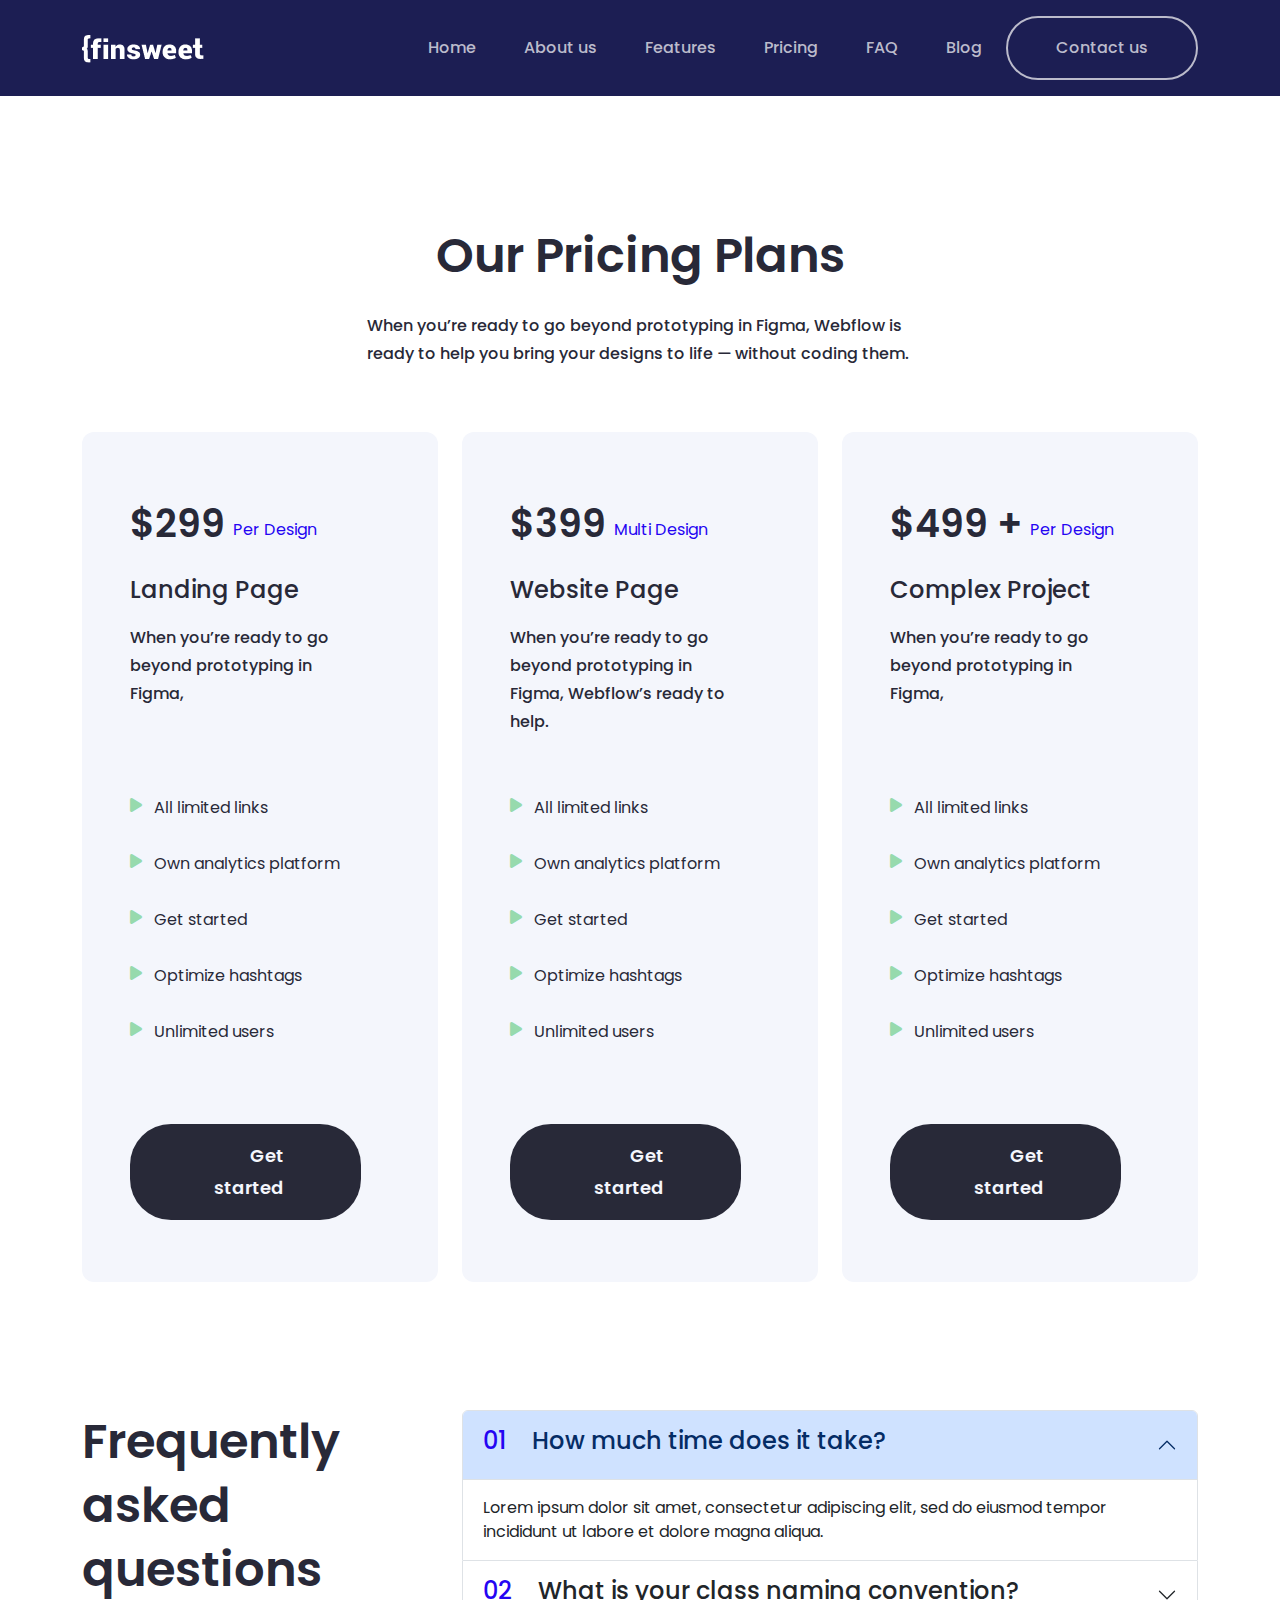
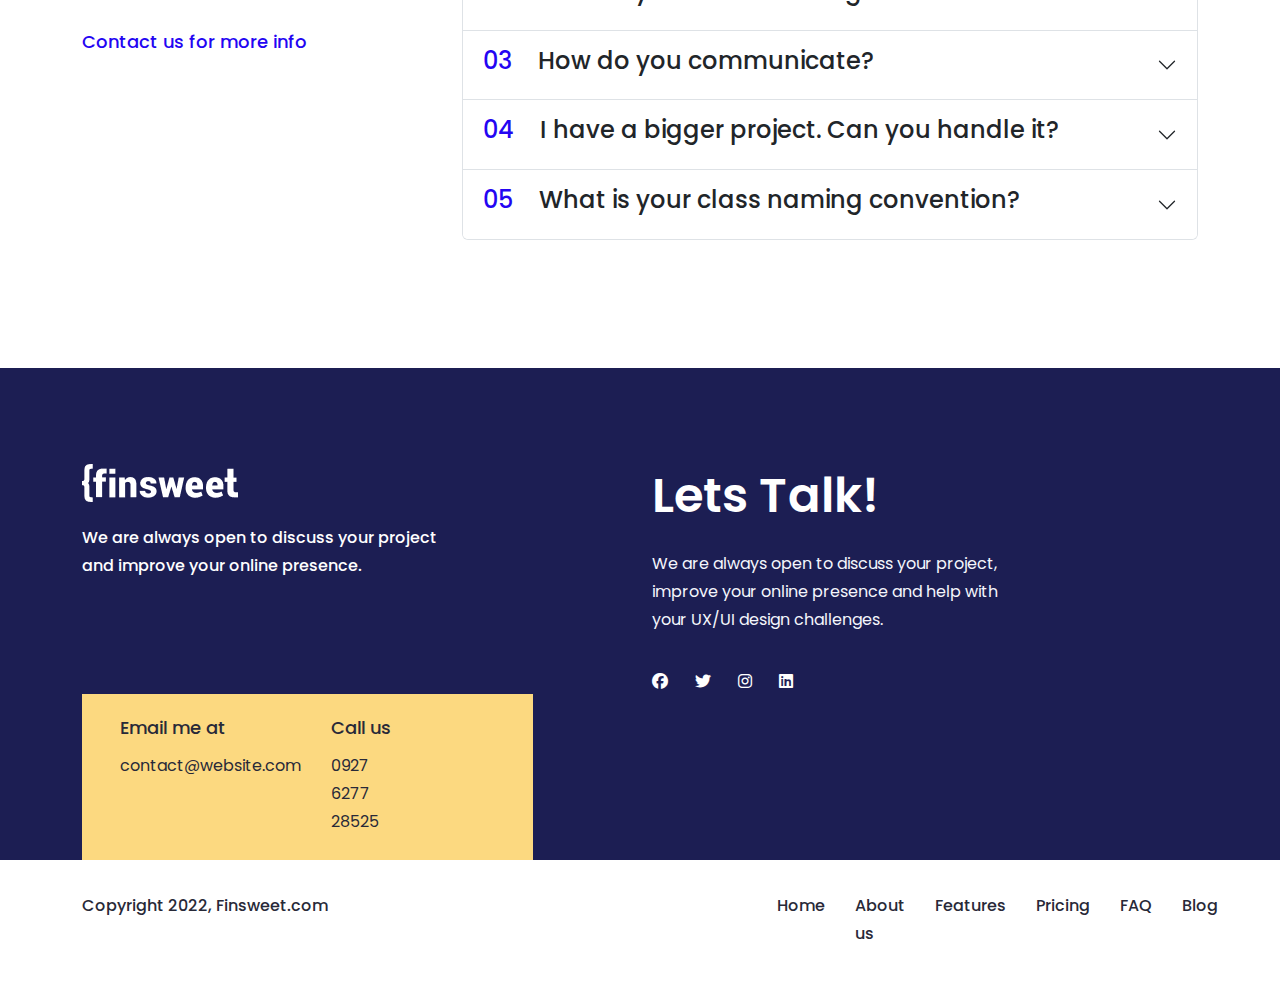
<file: pricing.html>
<!DOCTYPE html>
<html lang="en">

<head>
    <meta charset="UTF-8">
    <meta name="viewport" content="width=device-width, initial-scale=1.0">
    <title>finsweet</title>
    <link rel="preconnect" href="https://fonts.googleapis.com">
    <link rel="preconnect" href="https://fonts.gstatic.com" crossorigin>
    <link
        href="https://fonts.googleapis.com/css2?family=Poppins:ital,wght@0,100;0,200;0,300;0,400;0,500;0,600;0,700;0,800;0,900;1,100;1,200;1,300;1,400;1,500;1,600;1,700;1,800;1,900&display=swap"
        rel="stylesheet">
    <link rel="stylesheet" href="css/all.min.css">
    <link rel="stylesheet" href="css/bootstrap.min.css">
    <link rel="stylesheet" href="css/pricing.css">
    <link rel="stylesheet" href="css/responsive.css">
</head>

<body>
    <nav class="navbar navbar-expand-lg">
        <div class="container">
            <a class="navbar-brand" href="#">
                <img src="images/navbar logo.png" alt="">
            </a>
            <button class="navbar-toggler" type="button" data-bs-toggle="collapse"
                data-bs-target="#navbarSupportedContent" aria-controls="navbarSupportedContent" aria-expanded="false"
                aria-label="Toggle navigation">
                <span class="navbar-toggler-icon"></span>
            </button>
            <div class="collapse navbar-collapse" id="navbarSupportedContent">
               <ul class="navbar-nav ms-auto">
                    <li class="nav-item">
                        <a class="nav-link active" href="index.html">Home</a>
                    </li>
                    <li class="nav-item">
                        <a class="nav-link" href="about.html">About us</a>
                    </li>
                    <li class="nav-item">
                        <a class="nav-link" href="features.html">Features</a>
                    </li>
                    <li class="nav-item">
                        <a class="nav-link" href="pricing.html">Pricing</a>
                    </li>
                    <li class="nav-item">
                        <a class="nav-link" href="privacy.html">FAQ</a>
                    </li>
                    <li class="nav-item">
                        <a class="nav-link" href="blog.html">Blog</a>
                    </li>
                </ul>
                <div class="contact">
                    <a href="contact.html">Contact us</a>
                </div>

            </div>
        </div>
    </nav>

    <!-- ==================price html start================== -->
    <section id="price">
        <div class="container">
            <div class="row">
                <div class="col-lg-3"></div>
                <div class="col-lg-6">
                    <div class="text">
                        <h2>Our Pricing Plans</h2>
                        <h6>When you’re ready to go beyond prototyping in Figma, Webflow is ready to help you bring your
                            designs to life — without coding them.</h6>
                    </div>
                </div>
                <div class="col-lg-3"></div>
                <div class="col-lg-4">
                    <div class="price-wrapper">
                        <div class="per-price">
                            <h2>$299</h2>
                            <div class="pd">
                                <h4>Per Design</h4>
                            </div>
                        </div>
                        <h3>Landing Page </h3>
                        <h6>When you’re ready to go beyond prototyping in Figma, </h6>
                        <div class="play-wrapper">
                            <div class="play">
                                <i class="fa-solid fa-play"></i>
                            </div>
                            <h5>All limited links</h5>
                        </div>
                        <div class="play-wrapper">
                            <div class="play">
                                <i class="fa-solid fa-play"></i>
                            </div>
                            <h5>Own analytics platform</h5>
                        </div>
                        <div class="play-wrapper">
                            <div class="play">
                                <i class="fa-solid fa-play"></i>
                            </div>
                            <h5>Get started</h5>
                        </div>
                        <div class="play-wrapper">
                            <div class="play">
                                <i class="fa-solid fa-play"></i>
                            </div>
                            <h5>Optimize hashtags</h5>
                        </div>
                        <div class="play-wrapper">
                            <div class="play">
                                <i class="fa-solid fa-play"></i>
                            </div>
                            <h5>Unlimited users</h5>
                        </div>
                        <div class="get-btns">
                            <a href="">Get started</a>
                        </div>
                    </div>
                </div>
                <div class="col-lg-4">
                    <div class="price-wrapper">
                        <div class="per-price">
                            <h2>$399</h2>
                            <div class="pd">
                                <h4>Multi Design</h4>
                            </div>
                        </div>
                        <div class="design-text">
                            <h3>Website Page </h3>
                            <h4>When you’re ready to go beyond prototyping in Figma, Webflow’s ready to help.</h4>
                        </div>
                        <div class="play-wrapper">
                            <div class="play">
                                <i class="fa-solid fa-play"></i>
                            </div>
                            <h5>All limited links</h5>
                        </div>
                        <div class="play-wrapper">
                            <div class="play">
                                <i class="fa-solid fa-play"></i>
                            </div>
                            <h5>Own analytics platform</h5>
                        </div>
                        <div class="play-wrapper">
                            <div class="play">
                                <i class="fa-solid fa-play"></i>
                            </div>
                            <h5>Get started</h5>
                        </div>
                        <div class="play-wrapper">
                            <div class="play">
                                <i class="fa-solid fa-play"></i>
                            </div>
                            <h5>Optimize hashtags</h5>
                        </div>
                        <div class="play-wrapper">
                            <div class="play">
                                <i class="fa-solid fa-play"></i>
                            </div>
                            <h5>Unlimited users</h5>
                        </div>
                        <div class="get-btns">
                            <a href="">Get started</a>
                        </div>
                    </div>
                </div>
                <div class="col-lg-4">
                    <div class="price-wrapper">
                        <div class="per-price">
                            <h2>$499 +</h2>
                            <div class="pd">
                                <h4>Per Design</h4>
                            </div>
                        </div>
                        <div class="design-text">    
                        </div>
                        <h3>Complex Project</h3>
                        <h6>When you’re ready to go beyond prototyping in Figma, </h6>
                        <div class="play-wrapper">
                            <div class="play">
                                <i class="fa-solid fa-play"></i>
                            </div>
                            <h5>All limited links</h5>
                        </div>
                        <div class="play-wrapper">
                            <div class="play">
                                <i class="fa-solid fa-play"></i>
                            </div>
                            <h5>Own analytics platform</h5>
                        </div>
                        <div class="play-wrapper">
                            <div class="play">
                                <i class="fa-solid fa-play"></i>
                            </div>
                            <h5>Get started</h5>
                        </div>
                        <div class="play-wrapper">
                            <div class="play">
                                <i class="fa-solid fa-play"></i>
                            </div>
                            <h5>Optimize hashtags</h5>
                        </div>
                        <div class="play-wrapper">
                            <div class="play">
                                <i class="fa-solid fa-play"></i>
                            </div>
                            <h5>Unlimited users</h5>
                        </div>
                        <div class="get-btns">
                            <a href="">Get started</a>
                        </div>
                    </div>
                </div>
            </div>
        </div>
    </section>
<!-- ==================price html end================== -->

<!-- ==================faq html start================== -->
    <section id="faq">
        <div class="container">
            <div class="row">
                <div class="col-lg-4">
                    <h3>Frequently asked questions</h4>
                        <h5>Contact us for more info</h5>
                </div>
                <div class="col-lg-8">
                    <div class="accordion" id="accordionPanelsStayOpenExample">
                        <div class="accordion-item">
                            <h2 class="accordion-header">
                                <button class="accordion-button" type="button" data-bs-toggle="collapse"
                                    data-bs-target="#panelsStayOpen-collapseOne" aria-expanded="true"
                                    aria-controls="panelsStayOpen-collapseOne">
                                    <h4><span>01</span> How much time does it take?</h4>
                                </button>
                            </h2>
                            <div id="panelsStayOpen-collapseOne" class="accordion-collapse collapse show">
                                <div class="accordion-body artical">
                                    Lorem ipsum dolor sit amet, consectetur adipiscing elit, sed do eiusmod tempor
                                    incididunt ut labore et dolore magna aliqua.
                                </div>
                            </div>
                        </div>
                        <div class="accordion-item">
                            <h2 class="accordion-header">
                                <button class="accordion-button collapsed" type="button" data-bs-toggle="collapse"
                                    data-bs-target="#panelsStayOpen-collapseTwo" aria-expanded="false"
                                    aria-controls="panelsStayOpen-collapseTwo">
                                    <h4><span>02</span> What is your class naming convention? </h4>
                                </button>
                            </h2>
                            <div id="panelsStayOpen-collapseTwo" class="accordion-collapse collapse">
                                <div class="accordion-body artical">
                                    Lorem ipsum dolor sit amet, consectetur adipiscing elit, sed do eiusmod tempor
                                    incididunt ut labore et dolore magna aliqua.
                                </div>
                            </div>
                        </div>
                        <div class="accordion-item">
                            <h2 class="accordion-header">
                                <button class="accordion-button collapsed" type="button" data-bs-toggle="collapse"
                                    data-bs-target="#panelsStayOpen-collapseThree" aria-expanded="false"
                                    aria-controls="panelsStayOpen-collapseThree">
                                    <h4><span>03</span> How do you communicate?</h4>
                                </button>
                            </h2>
                            <div id="panelsStayOpen-collapseThree" class="accordion-collapse collapse">
                                <div class="accordion-body artical">
                                    Lorem ipsum dolor sit amet, consectetur adipiscing elit, sed do eiusmod tempor
                                    incididunt ut labore et dolore magna aliqua.
                                </div>
                            </div>
                        </div>
                        <div class="accordion-item">
                            <h2 class="accordion-header">
                                <button class="accordion-button collapsed" type="button" data-bs-toggle="collapse"
                                    data-bs-target="#panelsStayOpen-collapsefour" aria-expanded="false"
                                    aria-controls="panelsStayOpen-collapsefour">
                                    <h4><span>04</span> I have a bigger project. Can you handle it?</h4>
                                </button>
                            </h2>
                            <div id="panelsStayOpen-collapsefour" class="accordion-collapse collapse">
                                <div class="accordion-body artical">
                                    Lorem ipsum dolor sit amet, consectetur adipiscing elit, sed do eiusmod tempor
                                    incididunt ut labore et dolore magna aliqua.
                                </div>
                            </div>
                        </div>
                        <div class="accordion-item">
                            <h2 class="accordion-header">
                                <button class="accordion-button collapsed" type="button" data-bs-toggle="collapse"
                                    data-bs-target="#panelsStayOpen-collapsefive" aria-expanded="false"
                                    aria-controls="panelsStayOpen-collapsefive">
                                    <h4><span>05</span> What is your class naming convention?</h4>
                                </button>
                            </h2>
                            <div id="panelsStayOpen-collapsefive" class="accordion-collapse collapse">
                                <div class="accordion-body artical">
                                    Lorem ipsum dolor sit amet, consectetur adipiscing elit, sed do eiusmod tempor
                                    incididunt ut labore et dolore magna aliqua.
                                </div>
                            </div>
                        </div>
                    </div>
                </div>
            </div>
        </div>
    </section>
<!-- ==================faq html end================== -->



<!-- ==================footer html start================== -->
    <section id="footer">
        <div class="container">
            <div class="row">
                <div class="col-lg-4">
                    <div class="logo">
                        <img src="images/footer-logo.png" alt="">
                    </div>
                    <div class="left-text">
                        <h6>We are always open to discuss your project and improve your online presence.</h6>
                    </div>
                </div>
                <div class="col-lg-2"></div>
                <div class="col-lg-4">
                    <div class="talk">
                        <h2>Lets Talk!</h2>
                        <h6>We are always open to discuss your project, improve your online presence and help with your
                            UX/UI design challenges.</h6>
                    </div>
                    <div class="social-media">
                        <div class="smdedia">
                            <i class="fa-brands fa-facebook"></i>
                        </div>
                        <div class="smdedia">
                            <i class="fa-brands fa-twitter"></i>
                        </div>
                        <div class="smdedia">
                            <i class="fa-brands fa-instagram"></i>
                        </div>
                        <div class="smdedia">
                            <i class="fa-brands fa-linkedin"></i>
                        </div>
                    </div>
                </div>
                <div class="col-lg-2"></div>
                <div class="col-lg-5">
                    <div class="email-call-wrapper">
                        <div class="footer-email">
                            <h3>Email me at</h3>
                            <h6>contact@website.com</h6>
                        </div>
                        <div class="footer-call">
                            <h3>Call us</h3>
                            <h6>0927 6277 28525</h6>
                        </div>
                    </div>

                </div>
            </div>
        </div>
    </section>
<!-- ==================footer html end================== -->

    <section id="copyright">
        <div class="container">
            <div class="row">
                <div class="col-lg-3">
                    <h3>Copyright 2022, Finsweet.com</h3>
                </div>
                <div class="col-lg-4"></div>
                <div class="col-lg-5">
                    <div class="footer-ul">
                        <ul>
                            <li>
                                <a href="index.html">Home</a>
                            </li>
                            <li>
                                <a href="about.html">About us</a>
                            </li>
                            <li>
                                <a href="features.html">Features</a>
                            </li>
                            <li>
                                <a href="pricing.html">Pricing</a>
                            </li>
                            <li>
                                <a href="privacy.html">FAQ</a>
                            </li>
                            <li>
                                <a href="blog.html">Blog</a>
                            </li> 
                        </ul>
                    </div>

                </div>
            </div>
        </div>
    </section>
    <script src="js/bootstrap.bundle.min.js"></script>
</body>

</html>
</file>
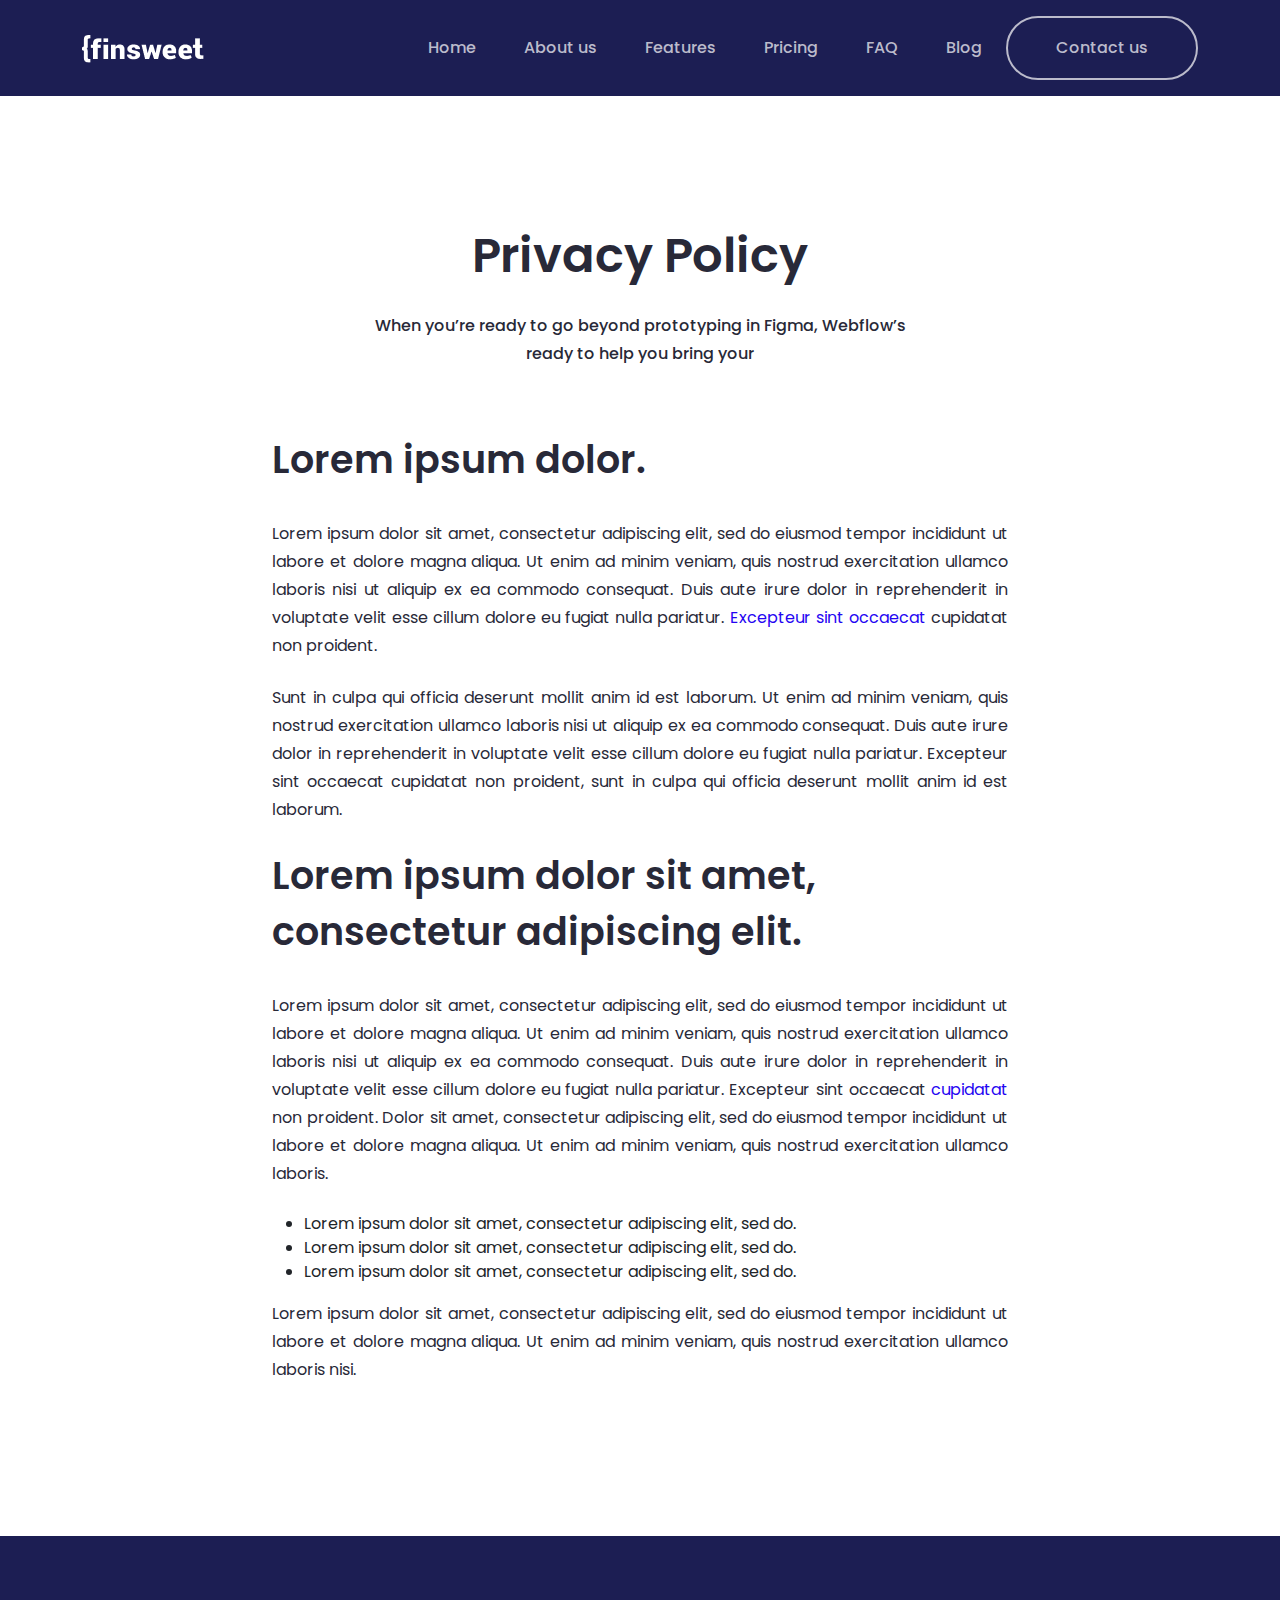
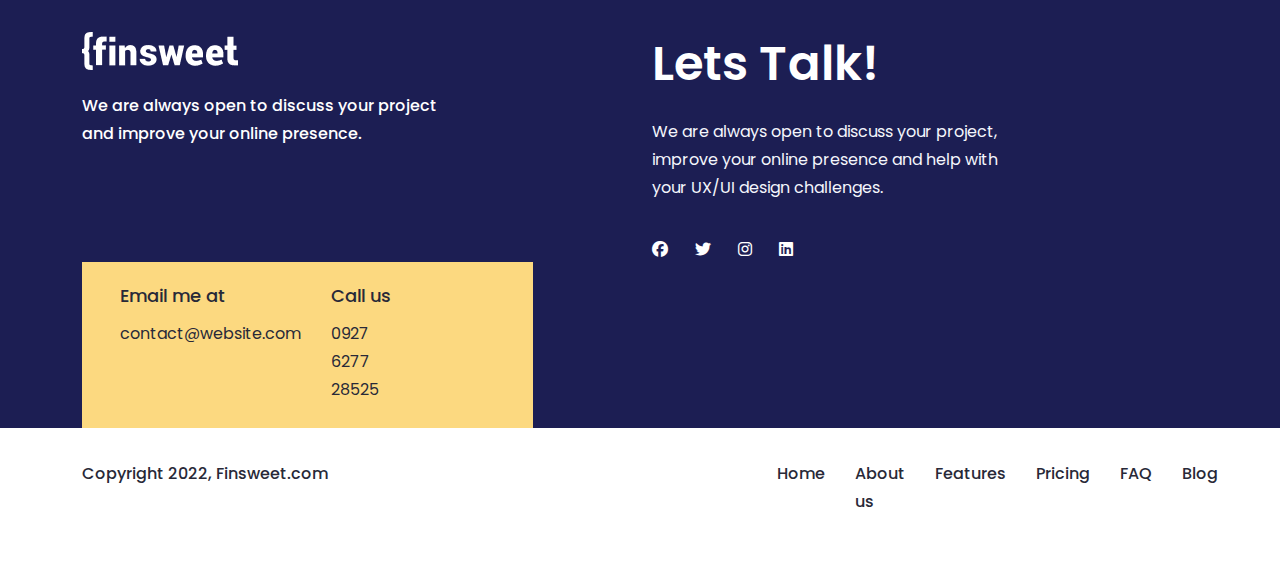
<file: privacy.html>
<!DOCTYPE html>
<html lang="en">

<head>
    <meta charset="UTF-8">
    <meta name="viewport" content="width=device-width, initial-scale=1.0">
    <title>finsweet</title>
    <link rel="preconnect" href="https://fonts.googleapis.com">
    <link rel="preconnect" href="https://fonts.gstatic.com" crossorigin>
    <link
        href="https://fonts.googleapis.com/css2?family=Poppins:ital,wght@0,100;0,200;0,300;0,400;0,500;0,600;0,700;0,800;0,900;1,100;1,200;1,300;1,400;1,500;1,600;1,700;1,800;1,900&display=swap"
        rel="stylesheet">
    <link rel="stylesheet" href="css/all.min.css">
    <link rel="stylesheet" href="css/bootstrap.min.css">
    <link rel="stylesheet" href="css/privacy.css">
    <link rel="stylesheet" href="css/responsive.css">
</head>

<body>
    <nav class="navbar navbar-expand-lg">
        <div class="container">
            <a class="navbar-brand" href="#">
                <img src="images/navbar logo.png" alt="">
            </a>
            <button class="navbar-toggler" type="button" data-bs-toggle="collapse"
                data-bs-target="#navbarSupportedContent" aria-controls="navbarSupportedContent" aria-expanded="false"
                aria-label="Toggle navigation">
                <span class="navbar-toggler-icon"></span>
            </button>
            <div class="collapse navbar-collapse" id="navbarSupportedContent">
                <ul class="navbar-nav ms-auto">
                    <li class="nav-item">
                        <a class="nav-link active" href="index.html">Home</a>
                    </li>
                    <li class="nav-item">
                        <a class="nav-link" href="about.html">About us</a>
                    </li>
                    <li class="nav-item">
                        <a class="nav-link" href="features.html">Features</a>
                    </li>
                    <li class="nav-item">
                        <a class="nav-link" href="pricing.html">Pricing</a>
                    </li>
                    <li class="nav-item">
                        <a class="nav-link" href="privacy.html">FAQ</a>
                    </li>
                    <li class="nav-item">
                        <a class="nav-link" href="blog.html">Blog</a>
                    </li>
                </ul>
                <div class="contact">
                    <a href="contact.html">Contact us</a>
                </div>

            </div>
        </div>
    </nav>

    <section id="policy">
        <div class="container">
            <div class="row">
               
                <div class="col-lg-12">
                    <h2>Privacy Policy</h2>
                    <h6>When you’re ready to go beyond prototyping in Figma, Webflow’s ready to help you bring your
                    </h6>
                </div>
                
                <div class="col-lg-2"></div>
                <div class="col-lg-8">
                    <div class="dolor-text-1">
                        <h3>Lorem ipsum dolor.</h3>
                        <p>Lorem ipsum dolor sit amet, consectetur adipiscing elit, sed do eiusmod tempor incididunt ut
                            labore et dolore magna aliqua. Ut enim ad minim veniam, quis nostrud exercitation ullamco
                            laboris nisi ut aliquip ex ea commodo consequat. Duis aute irure dolor in reprehenderit in
                            voluptate velit esse cillum dolore eu fugiat nulla pariatur. <span>Excepteur sint occaecat</span>
                            cupidatat
                            non proident.</p>
                        <p>Sunt in culpa qui officia deserunt mollit anim id est laborum. Ut enim ad minim veniam, quis
                            nostrud exercitation ullamco laboris nisi ut aliquip ex ea commodo consequat. Duis aute
                            irure
                            dolor in reprehenderit in voluptate velit esse cillum dolore eu fugiat nulla pariatur.
                            Excepteur
                            sint occaecat cupidatat non proident, sunt in culpa qui officia deserunt mollit anim id est
                            laborum.</p>
                    </div>
                    <div class="dolor-text-2">
                        <h3>Lorem ipsum dolor sit amet, consectetur adipiscing elit.</h3>
                        <p>Lorem ipsum dolor sit amet, consectetur adipiscing elit, sed do eiusmod tempor incididunt ut
                            labore et dolore magna aliqua. Ut enim ad minim veniam, quis nostrud exercitation ullamco
                            laboris nisi ut aliquip ex ea commodo consequat. Duis aute irure dolor in reprehenderit in
                            voluptate velit esse cillum dolore eu fugiat nulla pariatur. Excepteur sint occaecat
                            <span>cupidatat</span> non proident. Dolor sit amet, consectetur adipiscing elit, sed do eiusmod tempor
                            incididunt ut labore et dolore magna aliqua. Ut enim ad minim veniam, quis nostrud
                            exercitation ullamco laboris.</p>
                        <ul>
                            <li>Lorem ipsum dolor sit amet, consectetur adipiscing elit, sed do.</li>
                            <li>Lorem ipsum dolor sit amet, consectetur adipiscing elit, sed do.</li>
                            <li>Lorem ipsum dolor sit amet, consectetur adipiscing elit, sed do.</li>
                        </ul>
                        <p>Lorem ipsum dolor sit amet, consectetur adipiscing elit, sed do eiusmod tempor incididunt ut
                            labore et dolore magna aliqua. Ut enim ad minim veniam, quis nostrud exercitation ullamco
                            laboris nisi.</p>
                    </div>

                </div>
            </div>
        </div>
    </section>





    <section id="footer">
        <div class="container">
            <div class="row">
                <div class="col-lg-4">
                    <div class="logo">
                        <img src="images/footer-logo.png" alt="">
                    </div>
                    <div class="left-text">
                        <h6>We are always open to discuss your project and improve your online presence.</h6>
                    </div>
                </div>
                <div class="col-lg-2"></div>
                <div class="col-lg-4">
                    <div class="talk">
                        <h2>Lets Talk!</h2>
                        <h6>We are always open to discuss your project, improve your online presence and help with your
                            UX/UI design challenges.</h6>
                    </div>
                    <div class="social-media">
                        <div class="smdedia">
                            <i class="fa-brands fa-facebook"></i>
                        </div>
                        <div class="smdedia">
                            <i class="fa-brands fa-twitter"></i>
                        </div>
                        <div class="smdedia">
                            <i class="fa-brands fa-instagram"></i>
                        </div>
                        <div class="smdedia">
                            <i class="fa-brands fa-linkedin"></i>
                        </div>
                    </div>
                </div>
                <div class="col-lg-2"></div>
                <div class="col-lg-5">
                    <div class="email-call-wrapper">
                        <div class="footer-email">
                            <h3>Email me at</h3>
                            <h6>contact@website.com</h6>
                        </div>
                        <div class="footer-call">
                            <h3>Call us</h3>
                            <h6>0927 6277 28525</h6>
                        </div>
                    </div>

                </div>
            </div>
        </div>
    </section>

    <section id="copyright">
        <div class="container">
            <div class="row">
                <div class="col-lg-3">
                    <h3>Copyright 2022, Finsweet.com</h3>
                </div>
                <div class="col-lg-4"></div>
                <div class="col-lg-5">
                    <div class="footer-ul">
                        <ul>
                            <li>
                                <a href="index.html">Home</a>
                            </li>
                            <li>
                                <a href="about.html">About us</a>
                            </li>
                            <li>
                                <a href="features.html">Features</a>
                            </li>
                            <li>
                                <a href="pricing.html">Pricing</a>
                            </li>
                            <li>
                                <a href="privacy.html">FAQ</a>
                            </li>
                            <li>
                                <a href="blog.html">Blog</a>
                            </li> 
                        </ul>
                    </div>

                </div>
            </div>
        </div>
    </section>
    <script src="js/bootstrap.bundle.min.js"></script>
</body>

</html>
</file>
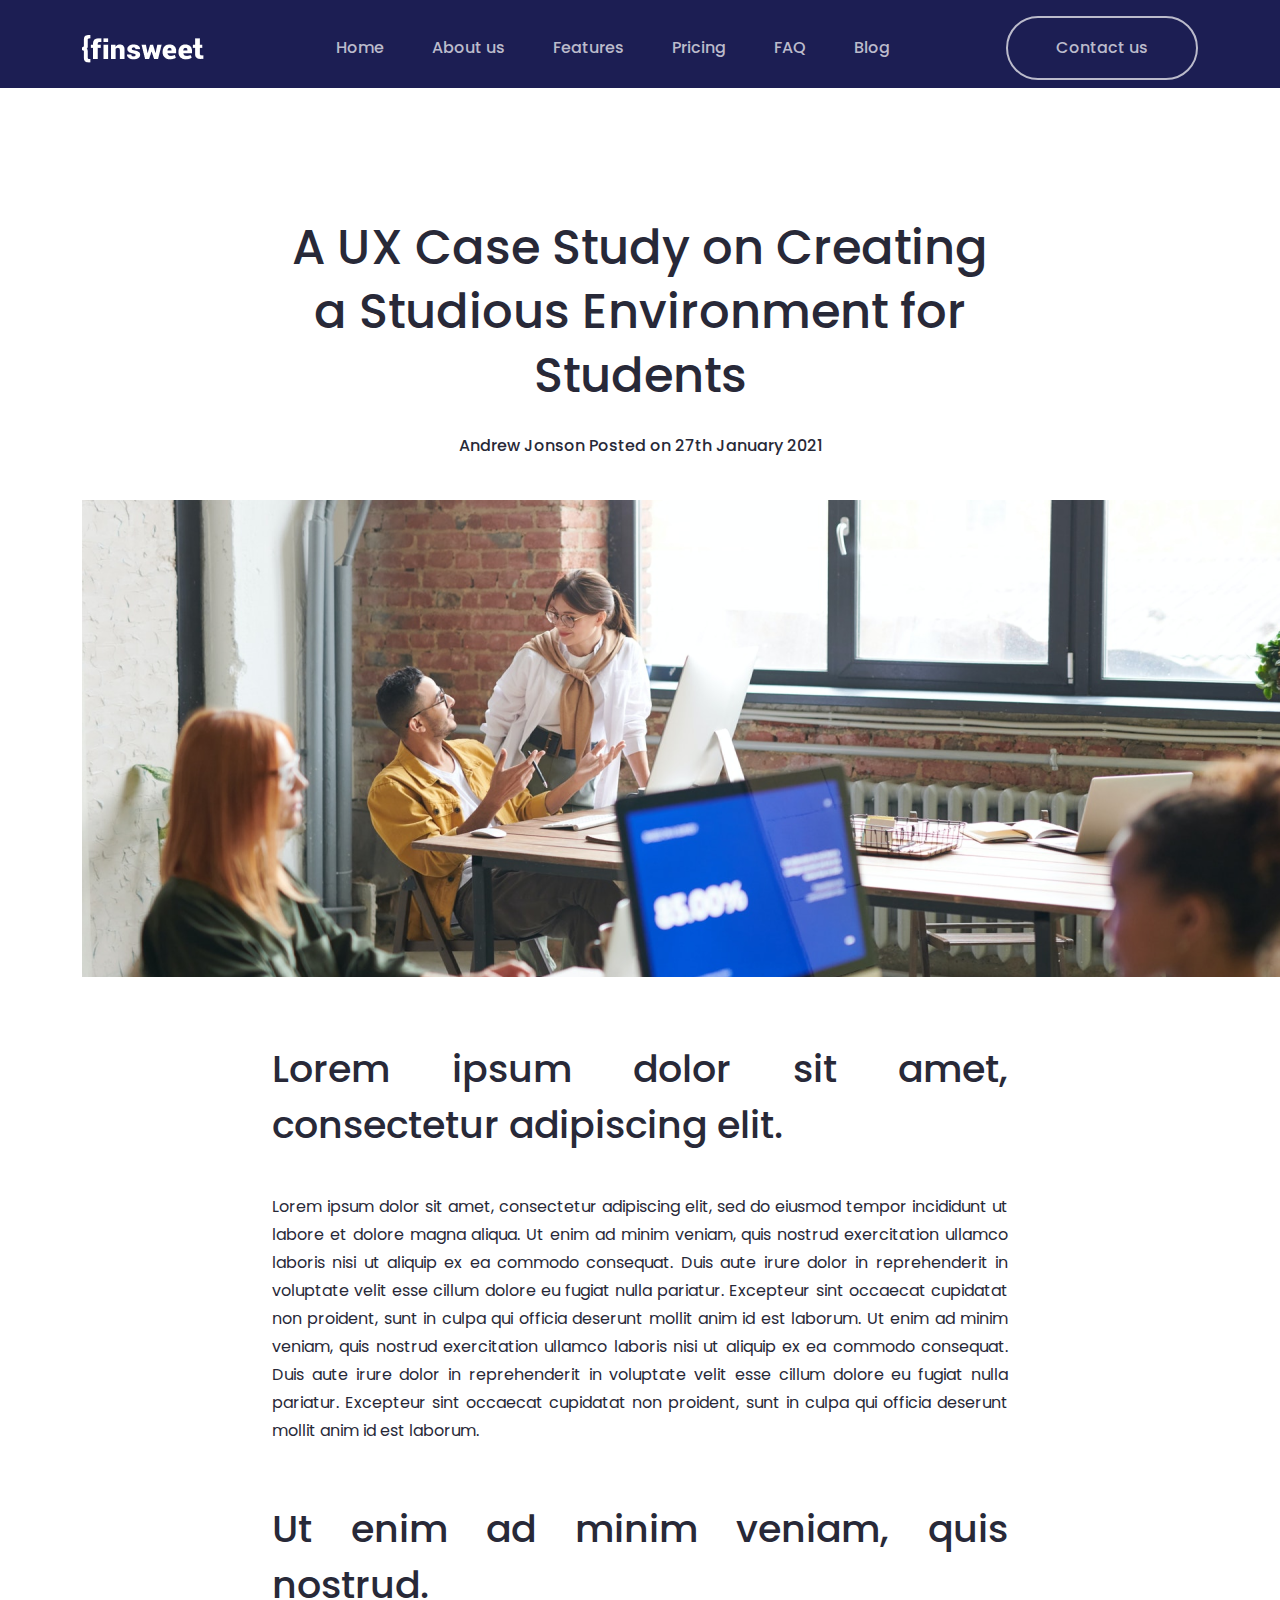
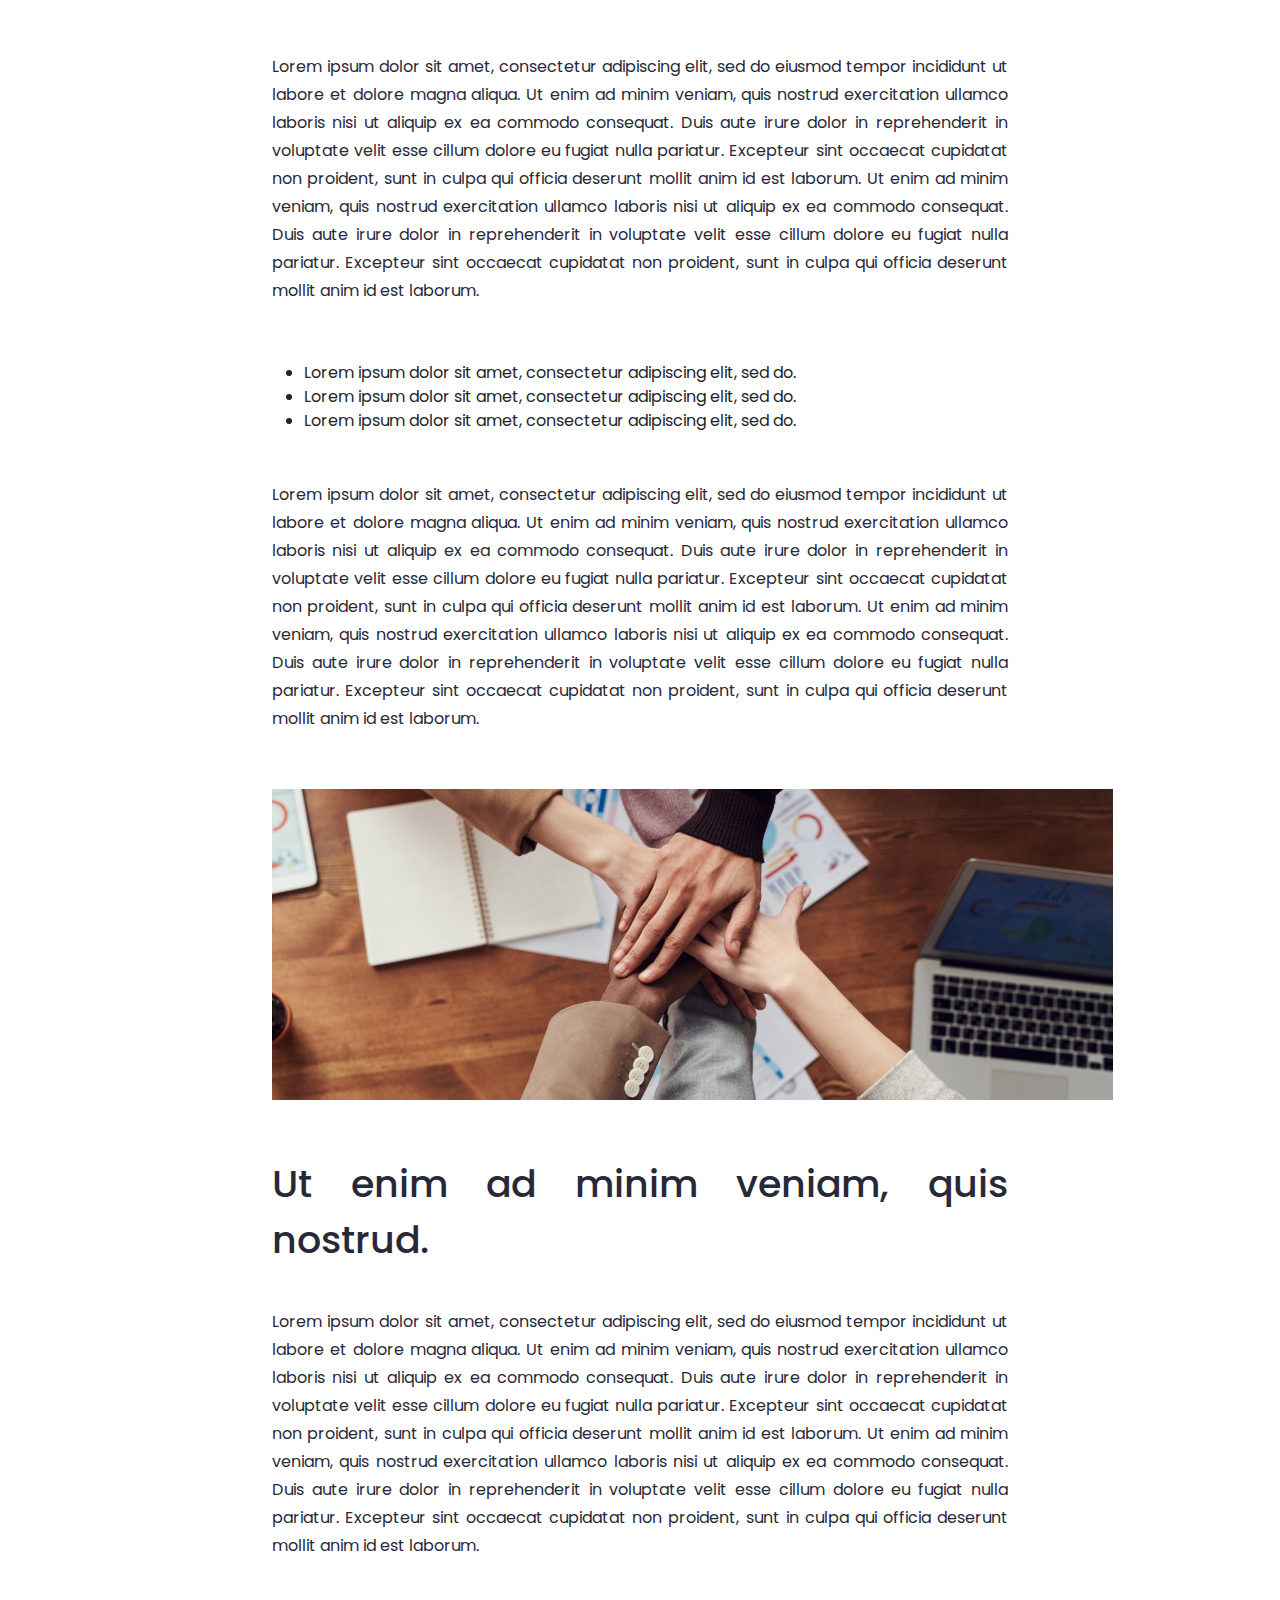
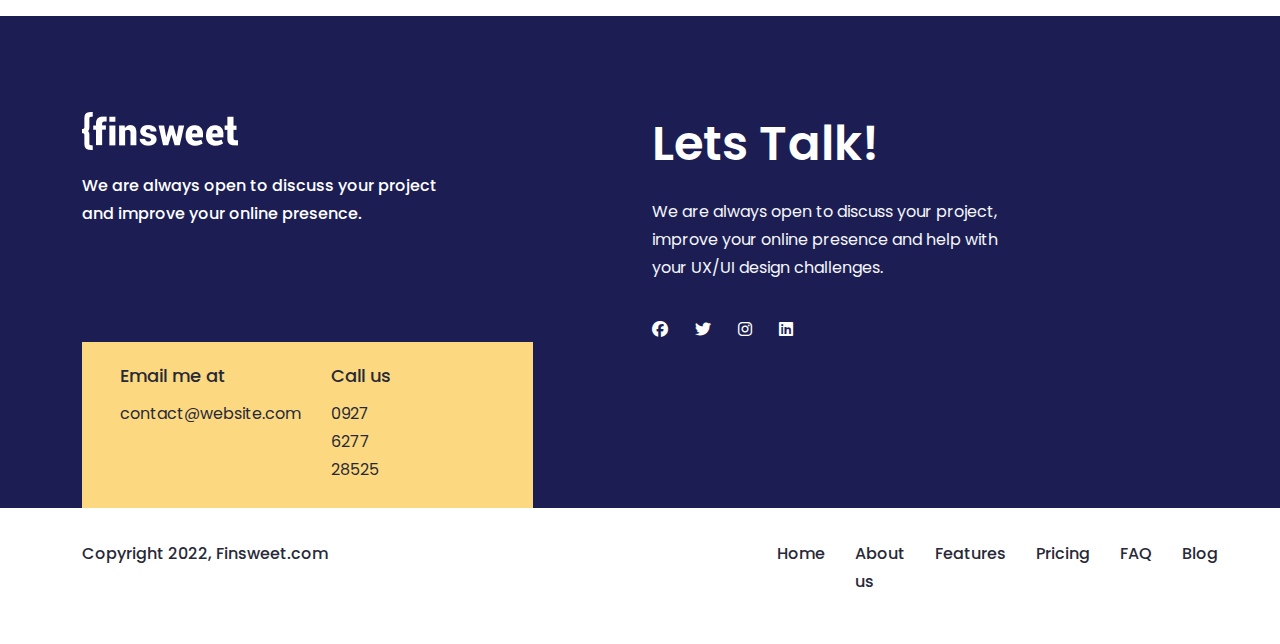
<file: read-blog.html>
<!DOCTYPE html>
<html lang="en">

<head>
    <meta charset="UTF-8">
    <meta name="viewport" content="width=device-width, initial-scale=1.0">
    <title>finsweet</title>
    <link rel="preconnect" href="https://fonts.googleapis.com">
    <link rel="preconnect" href="https://fonts.gstatic.com" crossorigin>
    <link
        href="https://fonts.googleapis.com/css2?family=Poppins:ital,wght@0,100;0,200;0,300;0,400;0,500;0,600;0,700;0,800;0,900;1,100;1,200;1,300;1,400;1,500;1,600;1,700;1,800;1,900&display=swap"
        rel="stylesheet">
    <link rel="stylesheet" href="css/all.min.css">
    <link rel="stylesheet" href="css/bootstrap.min.css">
    <link rel="stylesheet" href="css/read-blog.css">
    <link rel="stylesheet" href="css/responsive.css">
</head>

<body>
    <nav class="navbar navbar-expand-lg">
        <div class="container">
            <a class="navbar-brand" href="#">
                <img src="images/navbar logo.png" alt="">
            </a>
            <button class="navbar-toggler" type="button" data-bs-toggle="collapse"
                data-bs-target="#navbarSupportedContent" aria-controls="navbarSupportedContent" aria-expanded="false"
                aria-label="Toggle navigation">
                <span class="navbar-toggler-icon"></span>
            </button>
            <div class="collapse navbar-collapse" id="navbarSupportedContent">
                <ul class="navbar-nav ms-auto">
                    <li class="nav-item">
                        <a class="nav-link active" href="index.html">Home</a>
                    </li>
                    <li class="nav-item">
                        <a class="nav-link" href="about.html">About us</a>
                    </li>
                    <li class="nav-item">
                        <a class="nav-link" href="features.html">Features</a>
                    </li>
                    <li class="nav-item">
                        <a class="nav-link" href="pricing.html">Pricing</a>
                    </li>
                    <li class="nav-item">
                        <a class="nav-link" href="privacy.html">FAQ</a>
                    </li>
                    <li class="nav-item">
                        <a class="nav-link" href="blog.html">Blog</a>
                    </li>
                </ul>
                <div class="contact">
                    <a href="contact.html">Contact us</a>
                </div>

            </div>
        </div>
    </nav>

    <section id="ux-case">
        <div class="container">
            <div class="row">
                <div class="col-lg-8 text">
                    <h2>A UX Case Study on Creating a Studious Environment for Students</h2>
                    <h6>Andrew Jonson Posted on 27th January 2021</h6>
                </div>


                <div class="col-lg-12">
                    <div class="img">
                        <img src="images/read-images/image1.png" alt="">
                    </div>
                </div>
            </div>
        </div>
    </section>

    <section id="blog-body">
        <section id="">
            <div class="container">
                <div class="row">
                    <div class="col-lg-8 m-auto">
                        <h2>Lorem ipsum dolor sit amet, consectetur adipiscing elit.</h2>
                        <p>Lorem ipsum dolor sit amet, consectetur adipiscing elit, sed do eiusmod tempor incididunt ut
                            labore et dolore magna aliqua. Ut enim ad minim veniam, quis nostrud exercitation ullamco
                            laboris nisi ut aliquip ex ea commodo consequat. Duis aute irure dolor in reprehenderit in
                            voluptate velit esse cillum dolore eu fugiat nulla pariatur. Excepteur sint occaecat
                            cupidatat non proident, sunt in culpa qui officia deserunt mollit anim id est laborum. Ut
                            enim ad minim veniam, quis nostrud exercitation ullamco laboris nisi ut aliquip ex ea
                            commodo consequat. Duis aute irure dolor in reprehenderit in voluptate velit esse cillum
                            dolore eu fugiat nulla pariatur. Excepteur sint occaecat cupidatat non proident, sunt in
                            culpa qui officia deserunt mollit anim id est laborum.</p>
                        <h2>Ut enim ad minim veniam, quis nostrud. </h2>
                        <p>Lorem ipsum dolor sit amet, consectetur adipiscing elit, sed do eiusmod tempor incididunt ut
                            labore et dolore magna aliqua. Ut enim ad minim veniam, quis nostrud exercitation ullamco
                            laboris nisi ut aliquip ex ea commodo consequat. Duis aute irure dolor in reprehenderit in
                            voluptate velit esse cillum dolore eu fugiat nulla pariatur. Excepteur sint occaecat
                            cupidatat non proident, sunt in culpa qui officia deserunt mollit anim id est laborum. Ut
                            enim ad minim veniam, quis nostrud exercitation ullamco laboris nisi ut aliquip ex ea
                            commodo consequat. Duis aute irure dolor in reprehenderit in voluptate velit esse cillum
                            dolore eu fugiat nulla pariatur. Excepteur sint occaecat cupidatat non proident, sunt in
                            culpa qui officia deserunt mollit anim id est laborum.</p>
                        <ul>
                            <li>Lorem ipsum dolor sit amet, consectetur adipiscing elit, sed do.</li>
                            <li>Lorem ipsum dolor sit amet, consectetur adipiscing elit, sed do.</li>
                            <li>Lorem ipsum dolor sit amet, consectetur adipiscing elit, sed do.</li>
                        </ul>
                        <p>Lorem ipsum dolor sit amet, consectetur adipiscing elit, sed do eiusmod tempor incididunt ut
                            labore et dolore magna aliqua. Ut enim ad minim veniam, quis nostrud exercitation ullamco
                            laboris nisi ut aliquip ex ea commodo consequat. Duis aute irure dolor in reprehenderit in
                            voluptate velit esse cillum dolore eu fugiat nulla pariatur. Excepteur sint occaecat
                            cupidatat non proident, sunt in culpa qui officia deserunt mollit anim id est laborum. Ut
                            enim ad minim veniam, quis nostrud exercitation ullamco laboris nisi ut aliquip ex ea
                            commodo consequat. Duis aute irure dolor in reprehenderit in voluptate velit esse cillum
                            dolore eu fugiat nulla pariatur. Excepteur sint occaecat cupidatat non proident, sunt in
                            culpa qui officia deserunt mollit anim id est laborum.</p>
                        <div class="img2">
                            <img src="images/read-images/image2.jpg" alt="">
                        </div>
                        <h2>Ut enim ad minim veniam, quis nostrud. </h2>
                        <p>Lorem ipsum dolor sit amet, consectetur adipiscing elit, sed do eiusmod tempor incididunt ut
                            labore et dolore magna aliqua. Ut enim ad minim veniam, quis nostrud exercitation ullamco
                            laboris nisi ut aliquip ex ea commodo consequat. Duis aute irure dolor in reprehenderit in
                            voluptate velit esse cillum dolore eu fugiat nulla pariatur. Excepteur sint occaecat
                            cupidatat non proident, sunt in culpa qui officia deserunt mollit anim id est laborum. Ut
                            enim ad minim veniam, quis nostrud exercitation ullamco laboris nisi ut aliquip ex ea
                            commodo consequat. Duis aute irure dolor in reprehenderit in voluptate velit esse cillum
                            dolore eu fugiat nulla pariatur. Excepteur sint occaecat cupidatat non proident, sunt in
                            culpa qui officia deserunt mollit anim id est laborum.</p>
                    </div>
                </div>
            </div>
        </section>
    </section>



    <section id="footer">
        <div class="container">
            <div class="row">
                <div class="col-lg-4">
                    <div class="logo">
                        <img src="images/footer-logo.png" alt="">
                    </div>
                    <div class="left-text">
                        <h6>We are always open to discuss your project and improve your online presence.</h6>
                    </div>
                </div>
                <div class="col-lg-2"></div>
                <div class="col-lg-4">
                    <div class="talk">
                        <h2>Lets Talk!</h2>
                        <h6>We are always open to discuss your project, improve your online presence and help with your
                            UX/UI design challenges.</h6>
                    </div>
                    <div class="social-media">
                        <div class="smdedia">
                            <i class="fa-brands fa-facebook"></i>
                        </div>
                        <div class="smdedia">
                            <i class="fa-brands fa-twitter"></i>
                        </div>
                        <div class="smdedia">
                            <i class="fa-brands fa-instagram"></i>
                        </div>
                        <div class="smdedia">
                            <i class="fa-brands fa-linkedin"></i>
                        </div>
                    </div>
                </div>
                <div class="col-lg-2"></div>
                <div class="col-lg-5">
                    <div class="email-call-wrapper">
                        <div class="footer-email">
                            <h3>Email me at</h3>
                            <h6>contact@website.com</h6>
                        </div>
                        <div class="footer-call">
                            <h3>Call us</h3>
                            <h6>0927 6277 28525</h6>
                        </div>
                    </div>

                </div>
            </div>
        </div>
    </section>

    <section id="copyright">
        <div class="container">
            <div class="row">
                <div class="col-lg-3">
                    <h3>Copyright 2022, Finsweet.com</h3>
                </div>
                <div class="col-lg-4"></div>
                <div class="col-lg-5">
                    <div class="footer-ul">
                        <ul>
                            <li>
                                <a href="index.html">Home</a>
                            </li>
                            <li>
                                <a href="about.html">About us</a>
                            </li>
                            <li>
                                <a href="features.html">Features</a>
                            </li>
                            <li>
                                <a href="pricing.html">Pricing</a>
                            </li>
                            <li>
                                <a href="privacy.html">FAQ</a>
                            </li>
                            <li>
                                <a href="blog.html">Blog</a>
                            </li> 
                        </ul>
                    </div>

                </div>
            </div>
        </div>
    </section>
    <script src="js/bootstrap.bundle.min.js"></script>
</body>

</html>
</file>
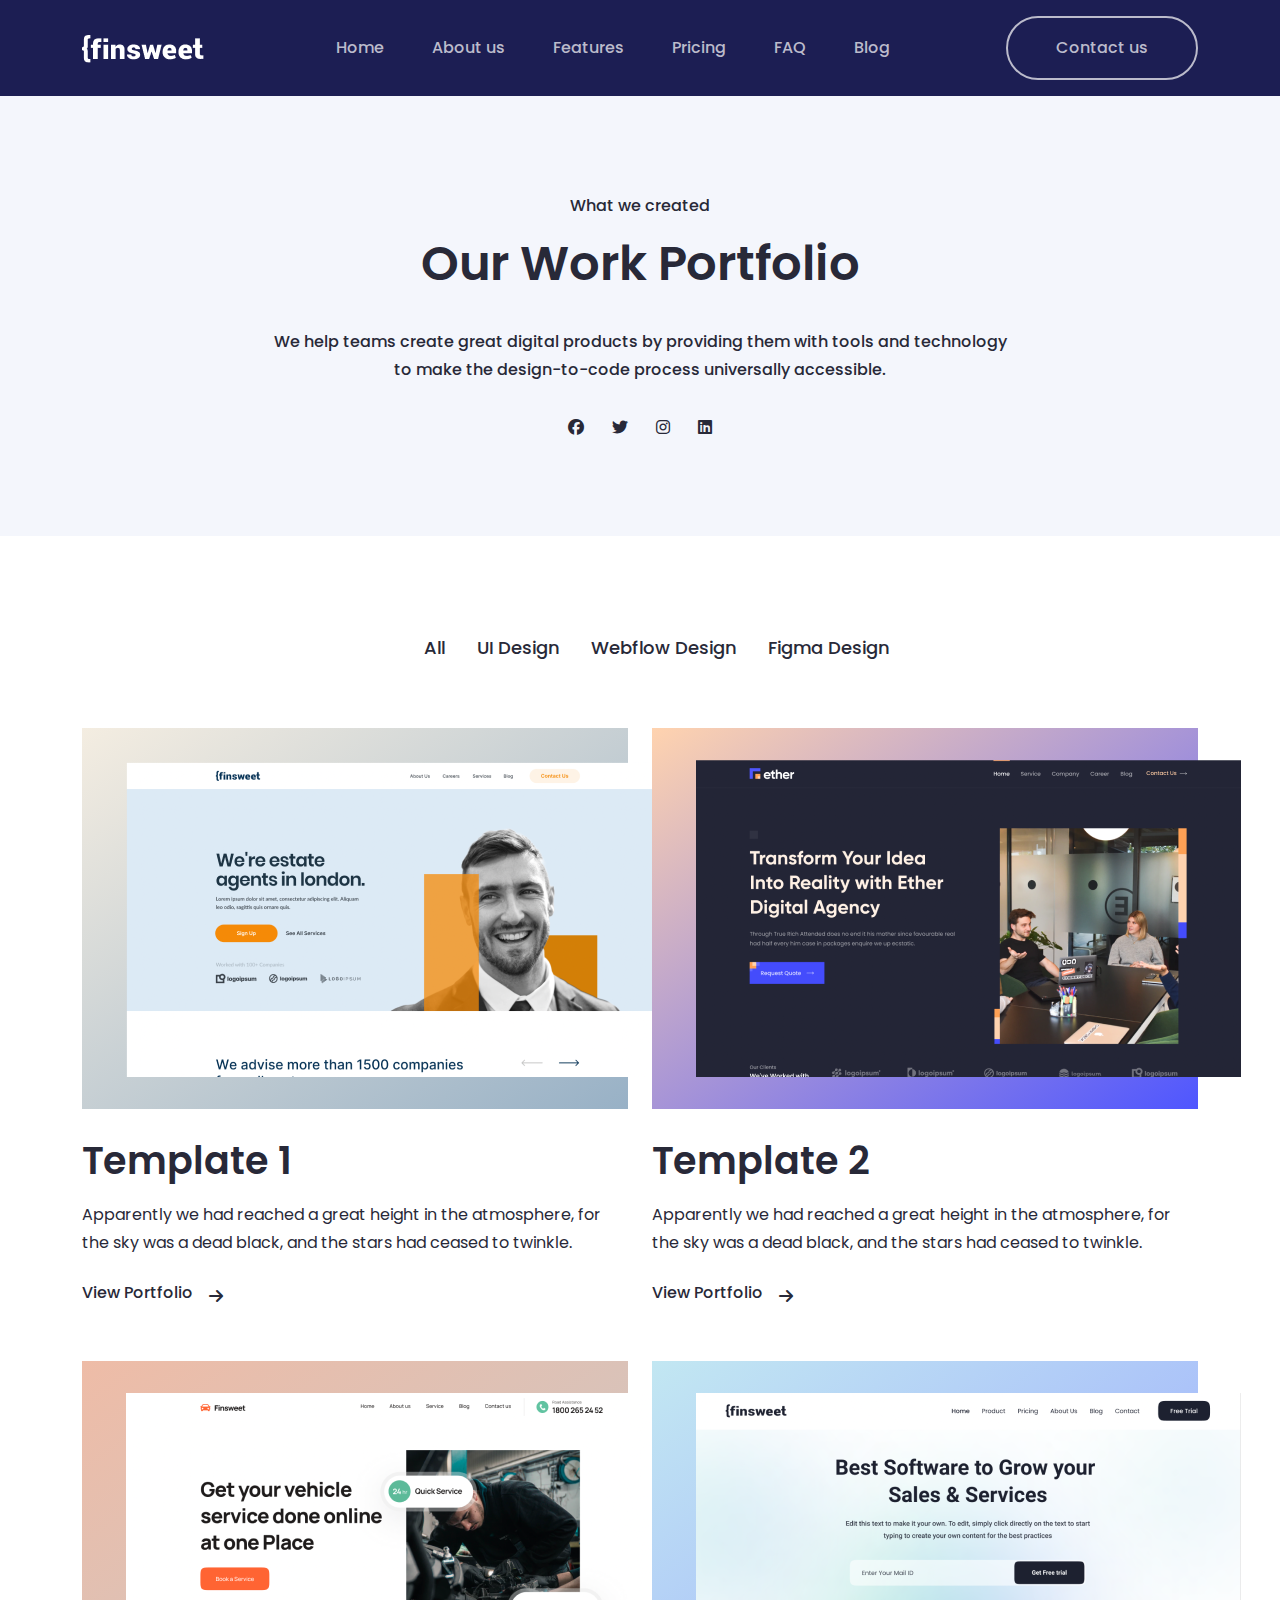
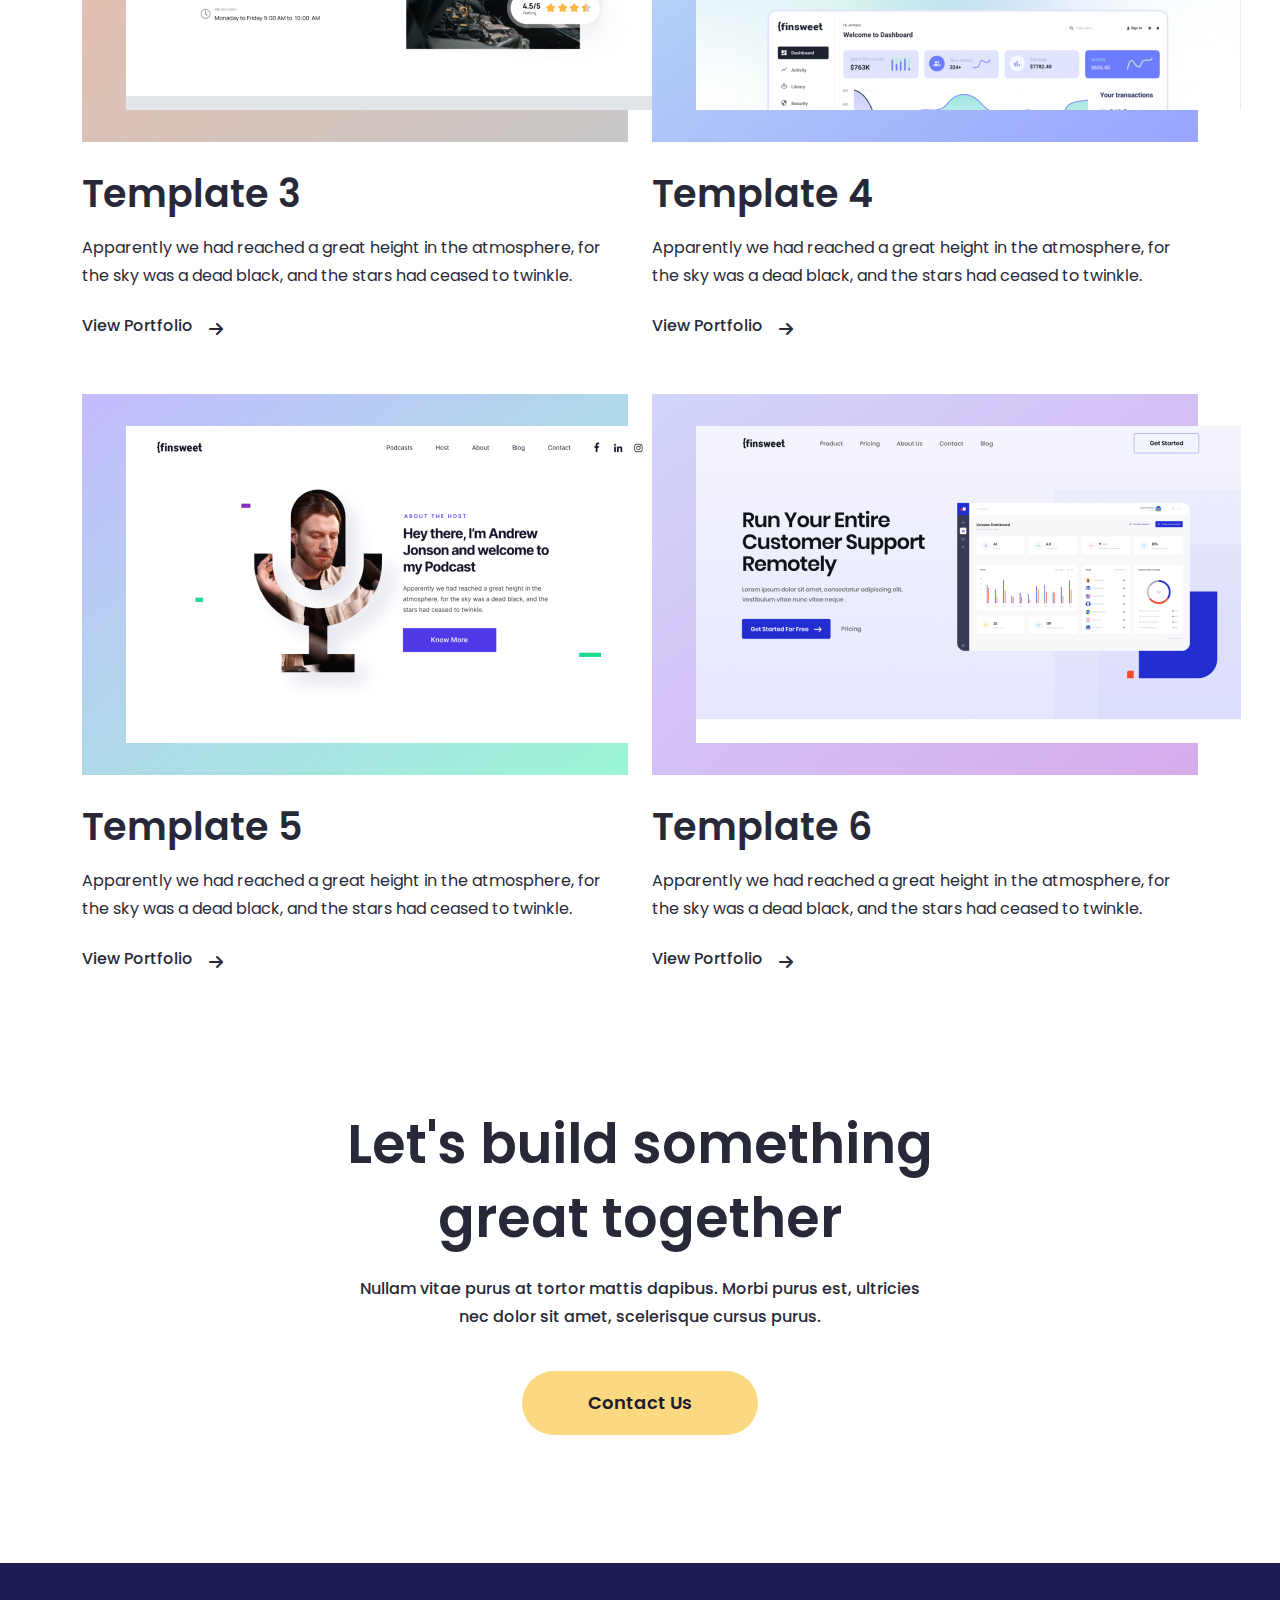
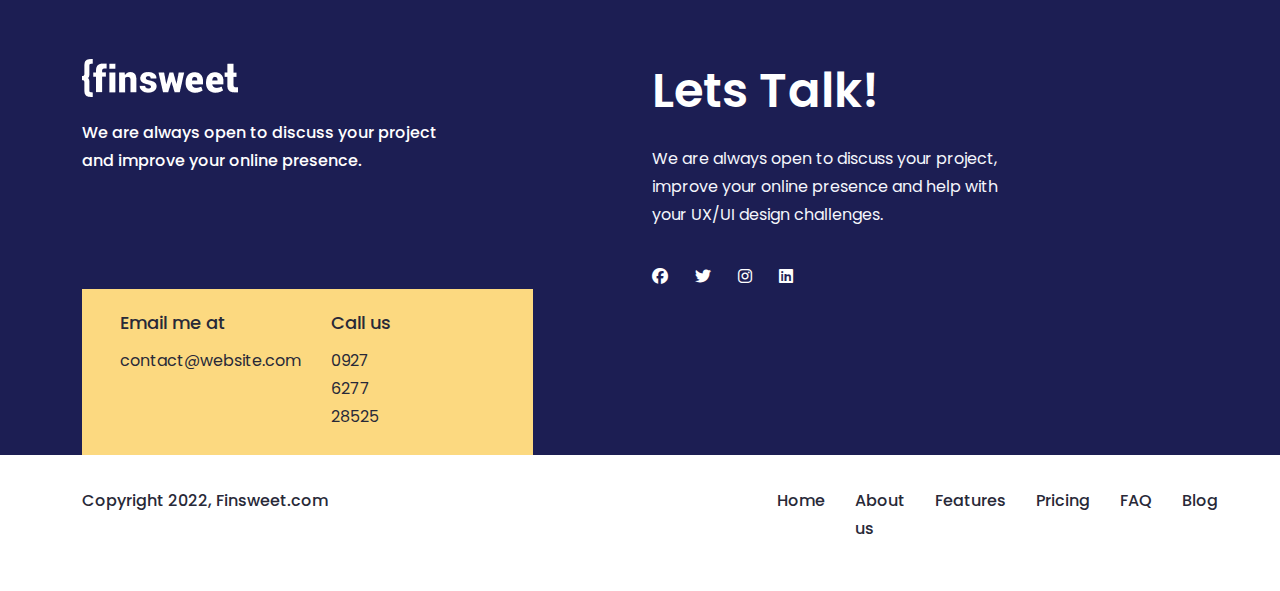
<file: work.html>
<!DOCTYPE html>
<html lang="en">

<head>
    <meta charset="UTF-8">
    <meta name="viewport" content="width=device-width, initial-scale=1.0">
    <title>finsweet</title>
    <link rel="preconnect" href="https://fonts.googleapis.com">
    <link rel="preconnect" href="https://fonts.gstatic.com" crossorigin>
    <link
        href="https://fonts.googleapis.com/css2?family=Poppins:ital,wght@0,100;0,200;0,300;0,400;0,500;0,600;0,700;0,800;0,900;1,100;1,200;1,300;1,400;1,500;1,600;1,700;1,800;1,900&display=swap"
        rel="stylesheet">
    <link rel="stylesheet" href="css/all.min.css">
    <link rel="stylesheet" href="css/bootstrap.min.css">
    <link rel="stylesheet" href="css/work.css">
    <link rel="stylesheet" href="css/responsive.css">
</head>

<body>
    <nav class="navbar navbar-expand-lg">
        <div class="container">
            <a class="navbar-brand" href="#">
                <img src="images/navbar logo.png" alt="">
            </a>
            <button class="navbar-toggler" type="button" data-bs-toggle="collapse"
                data-bs-target="#navbarSupportedContent" aria-controls="navbarSupportedContent" aria-expanded="false"
                aria-label="Toggle navigation">
                <span class="navbar-toggler-icon"></span>
            </button>
            <div class="collapse navbar-collapse" id="navbarSupportedContent">
                <ul class="navbar-nav ms-auto">
                    <li class="nav-item">
                        <a class="nav-link active" href="index.html">Home</a>
                    </li>
                    <li class="nav-item">
                        <a class="nav-link" href="about.html">About us</a>
                    </li>
                    <li class="nav-item">
                        <a class="nav-link" href="features.html">Features</a>
                    </li>
                    <li class="nav-item">
                        <a class="nav-link" href="pricing.html">Pricing</a>
                    </li>
                    <li class="nav-item">
                        <a class="nav-link" href="privacy.html">FAQ</a>
                    </li>
                    <li class="nav-item">
                        <a class="nav-link" href="blog.html">Blog</a>
                    </li>
                </ul>
                <div class="contact">
                    <a href="contact.html">Contact us</a>
                </div>
            </div>
        </div>
    </nav>

    <section id="work-hero">
        <div class="container">
            <div class="row">
                <div class="col-lg-12">
                    <div class="text">
                        <h6>What we created</h6>
                        <h2>Our Work Portfolio</h2>
                        <h5>We help teams create great digital products by providing them with tools and technology to
                            make
                            the design-to-code process universally accessible.</h5>
                    </div>

                    <div class="social-media">
                        <div class="mdedia">
                            <a href=""><i class="fa-brands fa-facebook"></i></a>
                        </div>
                        <div class="mdedia">
                            <a href=""><i class="fa-brands fa-twitter"></i></a>
                        </div>
                        <div class="mdedia">
                            <a href=""><i class="fa-brands fa-instagram"></i></a>
                        </div>
                        <div class="mdedia">
                            <a href=""> <i class="fa-brands fa-linkedin"></i></a>
                        </div>
                    </div>
                </div>
            </div>
        </div>
    </section>

    <section id="our-work">
        <div class="container">
            <div class="row">
                <div class="col-lg-12 ul">
                    <ul>
                        <li><a href="">All</a></li>
                        <li><a href="">UI Design</a></li>
                        <li><a href="">Webflow Design</a></li>
                        <li><a href="">Figma Design</a></li>
                    </ul>
                </div>

                <div class="col-lg-6">
                    <div class="img1">
                        <img src="images/work-images/image1.png" alt="">
                    </div>
                    <div class="text">
                        <h2>Template 1</h2>
                        <h6>Apparently we had reached a great height in the atmosphere, for the sky was a dead black,
                            and the stars had ceased to twinkle.</h6>
                        <div class="view-wrapper">
                            <div class="view">
                                <h5>View Portfolio</h5>
                            </div>
                            <div class="right-angel">
                                <i class="fa-solid fa-arrow-right"></i>
                            </div>
                        </div>
                    </div>
                </div>
                <div class="col-lg-6">
                    <div class="img2">
                        <img src="images/work-images/image2.png" alt="">
                    </div>
                    <div class="text">
                        <h2>Template 2</h2>
                        <h6>Apparently we had reached a great height in the atmosphere, for the sky was a dead black,
                            and the stars had ceased to twinkle.</h6>
                        <div class="view-wrapper">
                            <div class="view">
                                <h5>View Portfolio</h5>
                            </div>
                            <div class="right-angel">
                                <i class="fa-solid fa-arrow-right"></i>
                            </div>
                        </div>
                    </div>
                </div>
                <div class="col-lg-6">
                    <div class="img3">
                        <img src="images/work-images/image3.png" alt="">
                    </div>
                    <div class="text">
                        <h2>Template 3</h2>
                        <h6>Apparently we had reached a great height in the atmosphere, for the sky was a dead black,
                            and the stars had ceased to twinkle.</h6>
                        <div class="view-wrapper">
                            <div class="view">
                                <h5>View Portfolio</h5>
                            </div>
                            <div class="right-angel">
                                <i class="fa-solid fa-arrow-right"></i>
                            </div>
                        </div>
                    </div>
                </div>
                <div class="col-lg-6">
                    <div class="img4">
                        <img src="images/work-images/image4.png" alt="">
                    </div>
                    <div class="text">
                        <h2>Template 4</h2>
                        <h6>Apparently we had reached a great height in the atmosphere, for the sky was a dead black,
                            and the stars had ceased to twinkle.</h6>
                        <div class="view-wrapper">
                            <div class="view">
                                <h5>View Portfolio</h5>
                            </div>
                            <div class="right-angel">
                                <i class="fa-solid fa-arrow-right"></i>
                            </div>
                        </div>
                    </div>
                </div>
                <div class="col-lg-6">
                    <div class="img5">
                        <img src="images/work-images/image5.png" alt="">
                    </div>
                    <div class="text">
                        <h2>Template 5</h2>
                        <h6>Apparently we had reached a great height in the atmosphere, for the sky was a dead black,
                            and the stars had ceased to twinkle.</h6>
                        <div class="view-wrapper">
                            <div class="view">
                                <h5>View Portfolio</h5>
                            </div>
                            <div class="right-angel">
                                <i class="fa-solid fa-arrow-right"></i>
                            </div>
                        </div>
                    </div>
                </div>
                <div class="col-lg-6">
                    <div class="img6">
                        <img src="images/work-images/image6.png" alt="">
                    </div>
                    <div class="text">
                        <h2>Template 6</h2>
                        <h6>Apparently we had reached a great height in the atmosphere, for the sky was a dead black,
                            and the stars had ceased to twinkle.</h6>
                        <div class="view-wrapper">
                            <div class="view">
                                <h5>View Portfolio</h5>
                            </div>
                            <div class="right-angel">
                                <i class="fa-solid fa-arrow-right"></i>
                            </div>
                        </div>
                    </div>
                </div>
            </div>
        </div>
    </section>

    <section id="cta">
        <div class="container">
            <div class="row">
                <div class="col-lg-12 text">
                    <h2>Let's build something great together</h2>
                    <h6>Nullam vitae purus at tortor mattis dapibus. Morbi purus est, ultricies nec dolor sit amet,
                        scelerisque cursus purus.</h6>
                    <a href="contact.html">Contact Us</a>
                </div>
            </div>
        </div>

        </div>
    </section>


    <section id="footer">
        <div class="container">
            <div class="row">
                <div class="col-lg-4">
                    <div class="logo">
                        <img src="images/footer-logo.png" alt="">
                    </div>
                    <div class="left-text">
                        <h6>We are always open to discuss your project and improve your online presence.</h6>
                    </div>
                </div>
                <div class="col-lg-2"></div>
                <div class="col-lg-4">
                    <div class="talk">
                        <h2>Lets Talk!</h2>
                        <h6>We are always open to discuss your project, improve your online presence and help with your
                            UX/UI design challenges.</h6>
                    </div>
                    <div class="social-media">
                        <div class="smdedia">
                            <i class="fa-brands fa-facebook"></i>
                        </div>
                        <div class="smdedia">
                            <i class="fa-brands fa-twitter"></i>
                        </div>
                        <div class="smdedia">
                            <i class="fa-brands fa-instagram"></i>
                        </div>
                        <div class="smdedia">
                            <i class="fa-brands fa-linkedin"></i>
                        </div>
                    </div>
                </div>
                <div class="col-lg-2"></div>
                <div class="col-lg-5">
                    <div class="email-call-wrapper">
                        <div class="footer-email">
                            <h3>Email me at</h3>
                            <h6>contact@website.com</h6>
                        </div>
                        <div class="footer-call">
                            <h3>Call us</h3>
                            <h6>0927 6277 28525</h6>
                        </div>
                    </div>

                </div>
            </div>
        </div>
    </section>

    <section id="copyright">
        <div class="container">
            <div class="row">
                <div class="col-lg-3">
                    <h3>Copyright 2022, Finsweet.com</h3>
                </div>
                <div class="col-lg-4"></div>
                <div class="col-lg-5">
                    <div class="footer-ul">
                        <ul>
                            <li>
                                <a href="index.html">Home</a>
                            </li>
                            <li>
                                <a href="about.html">About us</a>
                            </li>
                            <li>
                                <a href="features.html">Features</a>
                            </li>
                            <li>
                                <a href="pricing.html">Pricing</a>
                            </li>
                            <li>
                                <a href="privacy.html">FAQ</a>
                            </li>
                            <li>
                                <a href="blog.html">Blog</a>
                            </li> 
                        </ul>
                    </div>

                </div>
            </div>
        </div>
    </section>
    <script src="js/bootstrap.bundle.min.js"></script>
</body>

</html>
</file>
<file: css/style.css>
/* common css start */
* {
    margin: 0;
    padding: 0;
    box-sizing: border-box;
    font-family: "Poppins", sans-serif;
}

ul,
li {
    list-style-type: none;
}

a {
    text-decoration: none;
    display: inline-block;
}

h1,
h2,
h3,
h4,
h5,
h6,
p {
    line-height: .8px;
}

/* common css end */

/* navabr css start */
.navbar {
    padding-top: 16px;
}


.navbar {
    background-color: #1C1E53;
    align-items: center;
}


/* .navbar .navbar-nav{
    padding-left: 300px;
} */

.navbar .navbar-nav .nav-item {
    padding-right: 16px;
    padding-left: 16px;
}

.navbar .navbar-nav .nav-item .nav-link {
    font-size: 16px;
    line-height: 28px;
    font-weight: 500;
    color: #BBBBCB;
}

.navbar .navbar-nav .nav-item .nav-link:hover {
    color: white;
}

.navbar .contact a {
    padding: 16px 48px;
    font-size: 16px;
    line-height: 28px;
    font-weight: 500;
    color: #BBBBCB;
    border: 2px solid #BBBBCB;
    border-radius: 41px;
}

.navbar .contact a:hover {
    color: white;
    border: 2px solid white;
}

/* navbar css end */

/* banner css start */
#banner {
    background-color: #1C1E53;
    padding-top: 126px;
    padding-bottom: 128px;
}

#banner .hero-text h1 {
    font-size: 54px;
    line-height: 74px;
    font-weight: 500;
    color: #fff;
}

#banner .hero-text h6 {
    font-size: 16px;
    line-height: 28px;
    font-weight: 500;
    color: #fff;
    padding-top: 24px;
    padding-bottom: 48px;
}

#banner .work-btn {
    align-items: center;
}

#banner .work-btn a {
    font-size: 18px;
    line-height: 32px;
    font-weight: 600;
    color: #5d5d5e;
    padding: 16px 56px;
    background-color: #FCD980;
    border-radius: 41px;
    margin-right: 40px;
}

#banner .work-btn a:hover {
    color: #1B1C2B;
}

#banner .work-btn {
    display: flex;
}

#banner .work-btn .pricing {
    display: flex;
    align-items: center;
}

#banner .work-btn .pricing h5 {
    font-size: 16px;
    line-height: 28px;
    font-weight: 500;
    color: #BBBBCB;
    margin-right: 16px;
}

#banner .work-btn .pricing:hover h5 {
    color: #fff;
    cursor: pointer;
}

#banner .work-btn .pricing:hover .right-arrow i {
    color: #F4F6FC;
    cursor: pointer;
}

#banner .work-btn .pricing .right-arrow i {
    font-size: 24px;
    color: #BBBBCB;
}

#banner .banner-img img {
    padding-top: 23px;
}

/* banner css end */


/* work css start */
#work {
    background-color: #F4F6FC;
    padding-top: 128px;
    padding-bottom: 80px;

}

#work .works-wrapper {
    padding-bottom: 48px;
}

#work .work-text h2 {
    font-size: 48px;
    line-height: 68px;
    font-weight: 600;
    color: #282938;
}

#work .work-text h6 {
    font-size: 16px;
    line-height: 28px;
    font-weight: 400;
    color: #282938;
    padding: 16px 0px;
    text-align: justify;
}

#work .touch h3 {
    font-size: 18px;
    line-height: 32px;
    font-weight: 500;
    color: #282938;
}

#work .touch {
    display: flex;
    align-items: center;
}

#work .touch:hover h3 {
    color: #2405F2;
    cursor: pointer;
}

#work .touch .right-arrow i {
    font-size: 24px;
    color: #282938;
    margin-left: 16px;
}

#work .touch:hover .right-arrow i {
    color: #2405F2;
    cursor: pointer;
}

#work .one {
    width: 50px;
    height: 50px;
    background-color: #2405F2;
    border-radius: 8px;
    position: relative;
    z-index: 1;
    overflow: hidden;
}

#work .one::after {
    content: '';
    position: absolute;
    background-color: #5239FA;
    top: -9px;
    right: -8px;
    width: 100%;
    height: 100%;
    border-radius: 8px;
    z-index: -1;
}

#work .one::before {
    content: '';
    position: absolute;
    background-color: #FCD980;
    top: 27px;
    right: 26px;
    width: 100%;
    height: 100%;
    border-radius: 8px;
    z-index: -2;
}

#work .one h3 {
    font-size: 18px;
    font-weight: 500;
    color: white;
    text-align: center;
    line-height: 50px;
}

#work .works-wrapper .works h4 {
    font-size: 32px;
    line-height: 48px;
    font-weight: 500;
    color: #282938;
    padding-top: 16px;
    padding-bottom: 8px;
}

#work .works-wrapper .works h6 {
    font-size: 16px;
    line-height: 28px;
    font-weight: 400;
    color: #282938;
}

/* work css end */


/* projects css start */
#projects {
    padding: 128px 0px;
}

#projects .text-wrapper {
    display: flex;
    justify-content: space-between;
    padding-bottom: 64px;
}

#projects .text-wrapper .view-more {
    display: flex;
    align-items: center;
}

#projects .text-wrapper .text h2 {
    font-size: 48px;
    line-height: 64px;
    font-weight: 600;
    color: #282938;
}

#projects .text-wrapper .view-more h3 {
    font-size: 16px;
    line-height: 28px;
    font-weight: 500;
    color: #282938;
}

#projects .text-wrapper .view-more .right-arrow i {
    font-size: 24px;
    margin-left: 16px;
}

#projects .left-side {
    background: url(../images/card1.png);
    background-position: center;
    background-repeat: no-repeat;
    background-size: contain;
    /* height: 600px; */
    position: relative;
    z-index: 1;
    cursor: pointer;
}

#projects .left-side:hover .text h3,
#projects .left-side:hover .text h6,
#projects .left-side:hover .left-view h4,
#projects .left-side:hover .left-view .right-arrow i {
    opacity: 1;
}

#projects .left-side .text h3 {
    font-size: 24px;
    line-height: 36px;
    font-weight: 600;
    color: #FFFFFF;
    padding-top: 312px;
    padding-left: 48px;
    width: 360px;
    opacity: 0;
}

#projects .left-side .text h6 {
    font-size: 16px;
    line-height: 28px;
    font-weight: 500;
    color: #FFFFFF;
    padding: 16px 0px 40px 48px;
    width: 360px;
    opacity: 0;
}

#projects .left-side .left-view {
    display: flex;
    align-items: center;
}

#projects .left-side .left-view h4 {
    font-size: 16px;
    line-height: 28px;
    font-weight: 500;
    color: #FCD980;
    padding-left: 56px;
    opacity: 0;
}

#projects .left-side .left-view .right-arrow i {
    font-size: 24px;
    color: #FCD980;
    padding-left: 16px;
    opacity: 0;
}

#projects .left-side::after {
    content: '';
    position: absolute;
    top: 0;
    left: 0;
    width: 50%;
    height: 100%;
    background-image: linear-gradient(#1C1E53, rgb(28, 30, 83, 42%));
    z-index: -1;
    opacity: 0;
    transition: all linear .5s;
}

#projects .left-side:hover::after {
    opacity: 1;
}

#projects .right-side .top-img {
    background: url(../images/card2.png);
    background-position: center;
    background-repeat: no-repeat;
    background-size: contain;
    width: 100%;
    height: 284px;
    position: relative;
    z-index: 1;
    cursor: pointer;
}

#projects .right-side .top-img::after {
    content: '';
    position: absolute;
    top: 0;
    left: 0;
    width: 100%;
    height: 100%;
    background-image: linear-gradient(#1C1E53, rgb(28, 30, 83, 42%));
    z-index: -1;
    opacity: 0;
    transition: all linear .5s;
}

#projects .right-side .top-img:hover::after {
    opacity: 1;
}

#projects .right-side .top-img h2 {
    font-size: 24px;
    line-height: 36px;
    font-weight: 600;
    color: #FFFFFF;
    padding-top: 129px;
    padding-left: 56px;
    width: 270px;
    opacity: 0;
}

#projects .right-side .top-img:hover h2,
#projects .right-side .top-img:hover .view h3,
#projects .right-side .top-img:hover .view .right-arrow i {
    opacity: 1;
}

#projects .right-side .top-img .view {
    display: flex;
    align-items: center;
}

#projects .right-side .top-img .view h3 {
    font-size: 16px;
    line-height: 28px;
    font-weight: 500;
    color: #FCD980;
    padding-left: 56px;
    opacity: 0;
}

#projects .right-side .top-img .view .right-arrow i {
    font-size: 24px;
    color: #FCD980;
    padding-left: 16px;
    opacity: 0;
}

#projects .right-side .bottom-img {
    background: url(../images/card3.png);
    background-position: center;
    background-repeat: no-repeat;
    background-size: contain;
    width: 100%;
    height: 284px;
    margin-top: 32px;
    cursor: pointer;
    z-index: 1;
    position: relative;
}

#projects .right-side .bottom-img::after {
    content: '';
    position: absolute;
    top: 0;
    left: 0;
    width: 100%;
    height: 100%;
    background-image: linear-gradient(#1C1E53, rgb(28, 30, 83, 42%));
    z-index: -1;
    opacity: 0;
    transition: all linear .5s;
}

#projects .right-side .bottom-img:hover::after {
    opacity: 1;
}

#projects .right-side .bottom-img h2 {
    font-size: 24px;
    line-height: 36px;
    font-weight: 600;
    color: #FFFFFF;
    padding-top: 129px;
    padding-left: 56px;
    width: 270px;
    opacity: 0;
}

#projects .right-side .bottom-img:hover h2,
#projects .right-side .bottom-img:hover .view h3,
#projects .right-side .bottom-img:hover .view .right-arrow i {
    opacity: 1;
}

#projects .right-side .bottom-img .view {
    display: flex;
    align-items: center;
}

#projects .right-side .bottom-img .view h3 {
    font-size: 16px;
    line-height: 28px;
    font-weight: 500;
    color: #FCD980;
    padding-left: 56px;
    opacity: 0;
}

#projects .right-side .bottom-img .view .right-arrow i {
    font-size: 24px;
    color: #FCD980;
    padding-left: 16px;
    opacity: 0;
}

/* projects css end */


/* features css start */
#features {
    padding-top: 128px;
    padding-bottom: 104px;
    background-color: #F4F6FC;
}

#features .text h3 {
    font-size: 18px;
    line-height: 32px;
    font-weight: 500;
    color: #282938;
    text-align: center;
}

#features .text h2 {
    font-size: 48px;
    line-height: 64px;
    font-weight: 600;
    color: #282938;
    width: 630px;
    margin: auto;
    text-align: center;
    padding-top: 12px;
    padding-bottom: 48px;
}

#features .feature {
    background-color: #FFFFFF;
    padding: 58px 32px 48px 48px;
    margin-bottom: 24px;
}

#features .feature .img i {
    color: #2405F2;
    font-size: 32px;
}

#features .feature h2 {
    font-size: 24px;
    line-height: 36px;
    font-weight: 500;
    color: #282938;
    padding-top: 22px;
}

#features .feature h3 {
    font-size: 16px;
    line-height: 28px;
    font-weight: 400;
    color: #282938;
    padding-top: 12px;
}

/* features css end */


/* testimonials css start */
#testimonials {
    background-color: rgb(244, 246, 252, 50%);
    padding: 128px 0px;
}

#testimonials .t-text h2 {
    font-size: 38px;
    line-height: 56px;
    font-weight: 600;
    width: 330px;
    color: #282938;
    padding-bottom: 16px;
}

#testimonials .t-text h3 {
    font-size: 16px;
    line-height: 28px;
    font-weight: 400;
    width: 330px;
    color: #282938;
}

#testimonials .agency h3 {
    font-size: 32px;
    line-height: 48px;
    font-weight: 500;
    color: #282938;
    padding-bottom: 48px;
}

#testimonials .jenny-wrapper {
    display: flex;
    align-items: center;
}

#testimonials .jenny-wrapper .jenny img {
    width: 52px;
    height: 52px;
}

#testimonials .jenny-wrapper .jenny-name h4 {
    font-size: 18px;
    line-height: 32px;
    font-weight: 500;
    color: #282938;
    padding-left: 14px;
}

#testimonials .jenny-wrapper .jenny-name h6 {
    font-size: 12px;
    /* line-height: 28px; */
    font-weight: 500;
    color: #282938;
    padding-left: 14px;
}

#testimonials .agency {
    position: relative;
}

#testimonials .left-angel i {
    font-size: 20px;
    width: 48px;
    height: 48px;
    text-align: center;
    line-height: 48px;
    border-radius: 50%;
    position: absolute;
    bottom: 0px;
    right: 0px;
    transition: all linear .5s;
    cursor: pointer;
}

#testimonials .right-angel i {
    font-size: 20px;
    width: 48px;
    height: 48px;
    text-align: center;
    line-height: 48px;
    border-radius: 50%;
    position: absolute;
    bottom: 0px;
    right: 50px;
    transition: all linear .5s;
    cursor: pointer;
}

#testimonials .right-angel i:hover {
    background-color: #5239FA;
    color: white;
}

#testimonials .left-angel i:hover {
    background-color: #5239FA;
    color: white;
}

/* testimonials css end */


/* faq css start */
#faq {
    padding: 128px 0px;
}

#faq h3 {
    font-size: 38px;
    line-height: 56px;
    font-weight: 500;
    color: #282938;
    width: 325px;
    padding-bottom: 16px;
}

#faq h5 {
    font-size: 18px;
    line-height: 32px;
    font-weight: 500;
    color: #2405F2;
}

#faq .accordion-item h4 {
    font-size: 24px;
    line-height: 36px;
    font-weight: 500;
    color: #282938;
}

#faq .accordion-item h4 span {
    margin-right: 20px;
    color: #2405F2;
}

#faq .artical {
    font-size: 18px;
    line-height: 32px;
    font-weight: 500;
    color: #282938;
    text-align: center;
}

/* faq css end */


/* contact css start */
#contact {
    padding: 128px 0px;

}

#contact .contact-left {
    background: url(../images/contact\ image.png);
    background-position: center;
    background-repeat: no-repeat;
    background-size: cover;
    position: relative;
    z-index: 1;
}

#contact .contact-left::after {
    content: '';
    position: absolute;
    top: 0;
    left: 0;
    background-color: rgb(28, 30, 83, 50%);
    width: 100%;
    height: 100%;
    z-index: -1;
}

#contact .contact-left .contact-left-text {
    padding: 96px 96px 261px 96px;

}

#contact .contact-left .contact-left-text h2 {
    font-size: 54px;
    line-height: 74px;
    font-weight: 600;
    color: #FFFFFF;
}

#contact .contact-left .contact-left-text h6 {
    font-size: 16px;
    line-height: 28px;
    font-weight: 500;
    color: #FFFFFF;
    padding-top: 24px;
}

#contact .contact-right {
    background-color: #1C1E53;
    padding: 96px 96px 48px 96px;
    position: relative;
    z-index: 1;
}

#contact .contact-right::after {
    content: '';
    position: absolute;
    top: 0;
    left: 0;
    background-color: rgb(28, 30, 83, 50%);
    width: 100%;
    height: 100%;
    z-index: -1;
}

#contact .contact-right-text h3 {
    font-size: 32px;
    line-height: 48px;
    font-weight: 500;
    color: #FFFFFF;
    padding-bottom: 16px;
}

#contact .contact-right-text h6 {
    font-size: 16px;
    line-height: 28px;
    font-weight: 500;
    color: #FFFFFF;
    padding-bottom: 40px;
}


#contact .contact-right-text .name {
    margin-bottom: 16px;

}

#contact .contact-right-text .name input {
    width: 100%;
    height: 64px;
    border-radius: 8px;
    border: 1.5px solid rgb(255, 255, 255, 5%);
    padding-left: 32px;
    outline: none;
    background: transparent;
    color: white;
}

#contact .contact-right-text .Email {
    margin-bottom: 16px;
}

#contact .contact-right-text .Email input {
    width: 100%;
    height: 64px;
    border-radius: 8px;
    border: 1.5px solid rgb(255, 255, 255, 5%);
    padding-left: 32px;
    outline: none;
    background: transparent;
    color: white;
}

#contact .contact-right-text .Figma input {
    width: 100%;
    height: 64px;
    border-radius: 8px;
    border: 1.5px solid rgb(255, 255, 255, 5%);
    padding-left: 32px;
    outline: none;
    background: transparent;
    color: white;
}

#contact .contact-right-text .cbtn {
    padding: 16px 150px;
    background-color: #FCD980;
    border-radius: 41px;
    margin-top: 39px;
}

#contact .contact-right-text a {
    font-size: 18px;
    line-height: 32px;
    font-weight: 600;
    color: #1B1C2B;
}

#contact .contact-right .touch {
    display: flex;
    align-items: center;
    margin-top: 28px;
    padding: 0% 25%;
}

#contact .contact-right .touch h4 {
    font-size: 18px;
    line-height: 32px;
    font-weight: 500;
    color: #FFFFFF;
}

#contact .contact-right .right-arrow i {
    color: #F4F6FC;
    font-weight: 24px;
    padding-left: 20px;
}

/* contact css end */


/* blog css start */
#blog {
    padding: 128px 0px;
}

#blog .blog h2 {
    font-size: 48px;
    line-height: 64px;
    font-weight: 600;
    color: #282938;
    padding-bottom: 64px;
}

#blog .text h6 {
    font-size: 16px;
    line-height: 28px;
    font-weight: 500;
    color: #282938;
    padding-top: 40px;
    padding-bottom: 16px;
}

#blog .text h2 {
    font-size: 24px;
    line-height: 36px;
    font-weight: 500;
    color: #282938;
    padding-bottom: 16px;
}

#blog .text h5 {
    font-size: 16px;
    line-height: 28px;
    font-weight: 500;
    color: #282938;
    padding-bottom: 32px;
}

#blog .read {
    display: flex;
    align-items: center;
}

#blog .read h3 {
    font-size: 16px;
    line-height: 28px;
    font-weight: 500;
    color: #282938;
    margin-right: 12px;
}

#blog .read .right-arrow i {
    font-size: 24px;
    color: #282938;
}

/* blog css end */


/* footer css start */
#footer {
    background-color: #1C1E53;
    padding-top: 96px;
}

#footer .left-text h6 {
    font-size: 16px;
    line-height: 28px;
    font-weight: 500;
    color: #FFFFFF;
    padding-top: 22px;
    padding-bottom: 86px;
}

#footer .talk h2 {
    font-size: 48px;
    line-height: 64px;
    font-weight: 600;
    color: #FFFFFF;
}

#footer .talk h6 {
    font-size: 16px;
    line-height: 28px;
    font-weight: 400;
    color: #F4F6FC;
    padding-top: 14px;
    padding-bottom: 28px;
}

#footer .social-media {
    display: flex;
}

#footer .social-media .smdedia {
    color: #fff;
    font-size: 16px;
    margin-right: 27px;
}

#footer .email-call-wrapper {
    display: flex;
    position: relative;
    padding: 18px 137px 16px 38px;
    z-index: 1;
}

#footer .email-call-wrapper::after {
    content: '';
    position: absolute;
    background-color: #FCD980;
    top: 0;
    left: 0;
    width: 100%;
    height: 100%;
    z-index: -1;
}

#footer .footer-email h3 {
    font-size: 18px;
    line-height: 32px;
    font-weight: 500;
    color: #282938;
}

#footer .footer-email h6 {
    font-size: 16px;
    line-height: 28px;
    font-weight: 400;
    color: #282938;
}

#footer .footer-call {
    margin-left: 30px;
}

#footer .footer-call h3 {
    font-size: 18px;
    line-height: 32px;
    font-weight: 500;
    color: #282938;
}

#footer .footer-call h6 {
    font-size: 16px;
    line-height: 28px;
    font-weight: 400;
    color: #282938;
}

/* footer css end */


/* copyright css start */
#copyright h3 {
    font-size: 16px;
    line-height: 28px;
    font-weight: 500;
    color: #282938;
    padding-top: 32px;
}

#copyright .footer-ul ul {
    display: flex;
    padding: 32px 0px;
}

#copyright .footer-ul ul li {
    padding-left: 30px;
}

#copyright .footer-ul ul li a {
    font-size: 16px;
    font-weight: 500;
    color: #282938;
}

/* copyright css end */
</file>
<file: css/responsive.css>
@media (max-width: 575.98px) {

    .navbar-toggler-icon {
        background-color: rgb(255, 244, 244);
    }

    .navbar-toggler-icon:hover {
        background-color: #FCD980;
    }

    .navbar-toggler {
        border: 2px solid #fff;
    }

    .navbar-toggler:hover {
        border: 2px solid #FCD980;
    }


    #banner {
        padding: 60px 0px;
    }

    #banner .hero-text h1 {
        font-size: 41px;
        text-align: center;
    }

    #banner .hero-text h6 {
        padding-top: 20px;
        padding-bottom: 40px;
        text-align: center;
    }

    .work-btn {
        justify-content: center;
    }

    #banner .work-btn a {
        padding: 10px 25px;
    }

    #banner .banner-img img {
        display: none;
    }

    #work {
        padding-top: 60px;
        padding-bottom: 40px;
    }

    #work .touch h3 {
        margin-bottom: 25px;
    }

    #work .works{
        width: 100%;
    }

    #work .works h6 {
        text-align: justify;
        width: 100%;
    }

    #work .works-wrapper .works h4 {
        font-size: 25px;
    }

    #projects {
        padding: 60px 0px;
    }

    #projects .text-wrapper {
        padding-bottom: 30px;
    }

    #projects .text-wrapper .text h2 {
        font-size: 30px;
    }

    #projects .text-wrapper .view-more h3 {
        font-size: 12px;
    }

    #projects .text-wrapper .view-more .right-arrow i {
        font-size: 16px;
    }

    #projects .left-side {
        margin-bottom: 25px;
    }

    #projects .right-side .top-img {
        margin: auto;
    }



    #projects .right-side .bottom-img {
        margin: auto;
    }

    #projects .right-side .bottom-img h2 {
        margin-top: 25px;
    }

    #projects .left-side .text h3 {
        padding-top: 60px;
        padding-left: 20px;
        width: 250px;
    }

    #projects .left-side .text h6 {
        padding: 16px 0px 20px 20px;
        width: 250px;
    }

    #projects .left-side .left-view {
        padding-bottom: 20px;
    }


    #projects .left-side .left-view h4 {
        padding-left: 20px;

    }

    #features{
        padding-top: 60px;
        padding-bottom: 30px;
    }

    #features .text h2 {
        width: 100%;
    }

    #testimonials {
        padding: 60px 0px;
    }

    #testimonials .t-text h2 {
        font-size: 35px;
        line-height: 45px;
        width: 100%;
    }


    
    #testimonials .t-text h3 {
      
        width: 100%;
   
    } 


    #testimonials .agency h3 {
        font-size: 25px;
        line-height: 35px;
        margin-top: 15px;
        text-align: justify;
        padding-bottom: 20px;
    }

    #faq {
        padding: 60px 0px;
    }
    
    #faq h5 {
        margin-bottom: 30px;
    }

    #contact {
        padding: 60px 0px;
    
    }

    #contact .contact-right {
      
        padding: 60px 48px;
      
    }

    #contact .contact-left .contact-left-text {
        padding: 40px 0px 40px 0px;
    }

    #contact .contact-left .contact-left-text h2 {
        font-size: 40px;
        line-height: 60px;
        text-align: center;
    }

    #contact .contact-left .contact-left-text h6 {
        text-align: justify;
        width: 100%;
        margin: auto;
    }

    #contact .contact-right-text h3 {
        font-size: 30px;
        line-height: 45px;
    }

    #contact .contact-right-text h6 {
        font-size: 15px;
        text-align: justify;
    }

    /* #contact .contact-right-text .cbtn {
        padding: 12px 161px;
    } */

    #contact .contact-right .touch h4 {
        font-size: 12px;
        line-height: 25px;
    }

    #contact .contact-right-text .cbtn {
        padding: 16px 72px;
    }
    #contact .contact-right .touch h4 {
        font-size: 13px;
        line-height: 16px;
    }


    #blog {
        padding: 20px 0px;
    }
    
    #blog .blog h2 {
        padding-bottom: 35px;
    }

    #blog .img img{
        width: 100%;
    }

    #blog .read{
        margin-bottom: 20px;
    }

    #footer .footer-call h3 {
        font-size: 18px;
    }

    #footer .email-call-wrapper {
        padding: 16px;
    }

    #footer .footer-call h6 {
        font-size: 14px;
    }
    .fa-brands, .fab {
        margin-bottom: 16px;
    }

    #copyright h3 {
        text-align: center;
      padding-top: 25px;
    }

    #copyright .footer-ul ul li {
        padding-left: 7px;
    }

    #copyright .footer-ul ul {
        padding: 16px 0px;
    }
}
</file>
<file: css/about.css>
/* common css start */
* {
    margin: 0;
    padding: 0;
    box-sizing: border-box;
    font-family: "Poppins", sans-serif;
}

ul,
li {
    list-style-type: none;
}

a {
    text-decoration: none;
    display: inline-block;
}

h1,
h2,
h3,
h4,
h5,
h6,
p {
    line-height: .8px;
}

/* common css end */

/* navabr css start */
.navbar {
    padding: 16px 0px;
}

.navbar {
    background-color: #1C1E53;
    align-items: center;
}

.navbar .navbar-nav .nav-item {
    padding-right: 16px;
    padding-left: 16px;
}

.navbar .navbar-nav .nav-item .nav-link {
    font-size: 16px;
    line-height: 28px;
    font-weight: 500;
    color: #BBBBCB;
}

.navbar .navbar-nav .nav-item .nav-link:hover {
    color: white;
}

.navbar .contact a {
    padding: 16px 48px;
    font-size: 16px;
    line-height: 28px;
    font-weight: 500;
    color: #BBBBCB;
    border: 2px solid #BBBBCB;
    border-radius: 41px;
}

.navbar .contact a:hover {
    color: white;
    border: 2px solid white;
}
/* navbar css end */


/* ============== about css start ============== */
#about {
    padding: 128px 0px;
}

#about .text h5 {
    font-size: 18px;
    line-height: 32px;
    font-weight: 500;
    color: #282938;
}

#about .text h2 {
    font-size: 54px;
    line-height: 74px;
    font-weight: 600;
    color: #282938;
    padding-top: 8px;
    padding-bottom: 31px;
}

#about .text h6 {
    font-size: 16px;
    line-height: 28px;
    font-weight: 400;
    color: #282938;
}
/* ============== about css end ============== */


/* ============== who css start ============== */
#who {
    background-color: #F4F5F5;
}

#who .left-text h5 {
    font-size: 16px;
    line-height: 28px;
    font-weight: 500;
    color: #282938;
    padding-top: 80px;
}

#who .left-text h2 {
    font-size: 38px;
    line-height: 56px;
    font-weight: 600;
    color: #282938;
    padding-top: 4px;
    padding-bottom: 16px;
}

#who .left-text h6 {
    font-size: 16px;
    line-height: 28px;
    font-weight: 400;
    color: #282938;
    padding-bottom: 80px;
}

#who .right-text h2 {
    font-size: 38px;
    line-height: 56px;
    font-weight: 600;
    color: #282938;
    padding-top: 112px;
    padding-bottom: 16px;
}

#who .right-text h6 {
    font-size: 16px;
    line-height: 28px;
    font-weight: 400;
    color: #282938;
    padding-bottom: 80px;
}
/* ============== who css end ============== */


/* ============== about css start ============== */
#process {
    padding: 128px 0px;
}

#process .text h2 {
    font-size: 48px;
    line-height: 64px;
    font-weight: 600;
    color: #282938;
    padding-bottom: 48px;
    text-align: center;
}

#process circel-wrapper {
    display: flex;
}

#process .circel {
    width: 24px;
    height: 24px;
    background-color: #2405F2;
    border-radius: 50%;
    margin-right: 28px;
}

#process h3 {
    font-size: 24px;
    line-height: 36px;
    font-weight: 500;
    color: #282938;
    padding-top: 32px;
    padding-bottom: 8px;
}

#process h6 {
    font-size: 16px;
    line-height: 28px;
    font-weight: 400;
    color: #282938;
}
/* ============== process css end ============== */


/* ============== about css start ============== */
#mission {
    padding: 128px 0px;
    background-color: #EEF4FA;
}

#mission .text h5 {
    font-size: 16px;
    line-height: 28px;
    font-weight: 500;
    color: #282938;
}

#mission .text h2 {
    font-size: 36px;
    line-height: 56px;
    font-weight: 600;
    color: #282938;
    padding: 16px 0px;
}

#mission .text h6 {
    font-size: 16px;
    line-height: 28px;
    font-weight: 400;
    color: #282938;
    text-align: justify;
}

#mission .img-left {
    padding-top: 96px;
}

#mission .text-right h5 {
    font-size: 16px;
    line-height: 28px;
    font-weight: 500;
    color: #282938;
    padding-top: 149px;
}

#mission .text-right h2 {
    font-size: 36px;
    line-height: 56px;
    font-weight: 600;
    color: #282938;
    padding: 16px 0px;
}

#mission .text-right h6 {
    font-size: 16px;
    line-height: 28px;
    font-weight: 400;
    color: #282938;
    text-align: justify;
}
/* ============== mission css end ============== */


/* ============== benefits css start ============== */
#benefits {
    padding: 128px 0px;
}

#benefits .img-text-wrapper {
    background-color: #F4F6FC;
    padding: 50px 32px 48px 48px;
    margin-bottom: 48px;
}

#benefits .img-text-wrapper .img i {
    color: #2405F2;
    font-size: 32px;
}

#benefits .text h2 {
    font-size: 48px;
    line-height: 64px;
    font-weight: 600;
    color: #282938;
    text-align: center;
    width: 630px;
    margin: auto;
    padding-bottom: 48px;
}

#benefits h3 {
    font-size: 24px;
    line-height: 36px;
    font-weight: 500;
    color: #282938;
    padding-top: 26px;
    padding-bottom: 12px;
}

#benefits h6 {
    font-size: 16px;
    line-height: 28px;
    font-weight: 400;
    color: #282938;
}

#benefits h4 {
    font-size: 38px;
    line-height: 56px;
    font-weight: 600;
    color: #282938;

}

#benefits h5 {
    font-size: 16px;
    line-height: 28px;
    font-weight: 400;
    color: #282938;
}


#benefits .logo {
    text-align: end;
}
/* ============== benefits css end ============== */


/* ============== team css start ============== */
#team {
    background-color: #F4F6FC;
    padding: 128px 0px;
}

#team h2 {
    font-size: 48px;
    line-height: 64px;
    font-weight: 600;
    color: #282938;
    padding-bottom: 48px;
    text-align: center;
}

#team .img-wrapper {
    text-align: center;
    background-color: #FFFFFF;
    padding-top: 48px;
    padding-bottom: 32px;
}

#team .img-john {
    background: url(../images/about-images/john\ smith.png);
    background-position: center;
    background-repeat: no-repeat;
    background-size: cover;
    width: 168px;
    height: 168px;
    margin: auto;
    position: relative;
    z-index: 1;
}

#team .img-john::after {
    content: '';
    position: absolute;
    top: 0;
    left: 0;
    width: 100%;
    height: 100%;
    background-image: linear-gradient(rgb(255, 255, 255), #5239FA);
    border-radius: 50%;
    z-index: -1;
    opacity: 0;
    transition: all linear .5s;
}

#team .img-wrapper:hover .img-john::after {
    opacity: .5;
}

#team .img-simon {
    background: url(../images/about-images/simon\ adams.png);
    background-position: center;
    background-repeat: no-repeat;
    background-size: cover;
    width: 168px;
    height: 168px;
    margin: auto;
    position: relative;
    z-index: 1;
}

#team .img-simon::after {
    content: '';
    position: absolute;
    top: 0;
    left: 0;
    width: 100%;
    height: 100%;
    background-image: linear-gradient(rgb(255, 255, 255), #5239FA);
    border-radius: 50%;
    z-index: -1;
    opacity: 0;
    transition: all linear .5s;
}

#team .img-wrapper:hover .img-simon::after {
    opacity: .5;
}

#team .img-paul {
    background: url(../images/about-images/paul\ janes.png);
    background-position: center;
    background-repeat: no-repeat;
    background-size: cover;
    width: 168px;
    height: 168px;
    margin: auto;
    position: relative;
    z-index: 1;
}

#team .img-paul::after {
    content: '';
    position: absolute;
    top: 0;
    left: 0;
    width: 100%;
    height: 100%;
    background-image: linear-gradient(rgb(255, 255, 255), #5239FA);
    border-radius: 50%;
    z-index: -1;
    opacity: 0;
    transition: all linear .5s;
}

#team .img-wrapper:hover .img-paul::after {
    opacity: .5;
}

#team .img-sara {
    background: url(../images/about-images/sara\ hardin.png);
    background-position: center;
    background-repeat: no-repeat;
    background-size: cover;
    width: 168px;
    height: 168px;
    margin: auto;
    position: relative;
    z-index: 1;
}

#team .img-sara::after {
    content: '';
    position: absolute;
    top: 0;
    left: 0;
    width: 100%;
    height: 100%;
    background-image: linear-gradient(rgb(255, 255, 255), #5239FA);
    border-radius: 50%;
    z-index: -1;
    opacity: 0;
    transition: all linear .5s;
}

#team .img-wrapper:hover .img-sara::after {
    opacity: .5;
}

#team .img-wrapper:hover .social-media {
    opacity: 1;
}

#team .social-media {
    position: absolute;
    top: 127px;
    left: 25%;
    display: flex;
    margin: auto;
    opacity: 0;
    transition: all linear .5s;
}

#team .social-media i {
    width: 13px;
    height: 13px;
    color: #fff;
    margin-left: 11px;
}

#team h5 {
    font-size: 24px;
    line-height: 36px;
    font-weight: 500;
    color: #1D2130;
    padding-top: 30px;
    padding-bottom: 2px;
}

#team h6 {
    font-size: 16px;
    line-height: 28px;
    font-weight: 400;
    color: #1D2130;
}
/* ============== team css end ============== */

#footer {
    background-color: #1C1E53;
    padding-top: 96px;
}

#footer .left-text h6 {
    font-size: 16px;
    line-height: 28px;
    font-weight: 500;
    color: #FFFFFF;
    padding-top: 22px;
    padding-bottom: 86px;
}

#footer .talk h2 {
    font-size: 48px;
    line-height: 64px;
    font-weight: 600;
    color: #FFFFFF;
}

#footer .talk h6 {
    font-size: 16px;
    line-height: 28px;
    font-weight: 400;
    color: #F4F6FC;
    padding-top: 14px;
    padding-bottom: 28px;
}

#footer .social-media {
    display: flex;
}

#footer .social-media .smdedia {
    color: #fff;
    font-size: 16px;
    margin-right: 27px;
}

#footer .email-call-wrapper {
    display: flex;
    position: relative;
    padding: 18px 137px 16px 38px;
    z-index: 1;
}

#footer .email-call-wrapper::after {
    content: '';
    position: absolute;
    background-color: #FCD980;
    top: 0;
    left: 0;
    width: 100%;
    height: 100%;
    z-index: -1;
}

#footer .footer-email h3 {
    font-size: 18px;
    line-height: 32px;
    font-weight: 500;
    color: #282938;
}

#footer .footer-email h6 {
    font-size: 16px;
    line-height: 28px;
    font-weight: 400;
    color: #282938;
}

#footer .footer-call {
    margin-left: 30px;
}

#footer .footer-call h3 {
    font-size: 18px;
    line-height: 32px;
    font-weight: 500;
    color: #282938;
}

#footer .footer-call h6 {
    font-size: 16px;
    line-height: 28px;
    font-weight: 400;
    color: #282938;
}

#copyright h3 {
    font-size: 16px;
    line-height: 28px;
    font-weight: 500;
    color: #282938;
    padding: 32px 0px;
}

#copyright .footer-ul ul {
    display: flex;
    padding: 32px 0px;
}


#copyright .footer-ul ul li {
    padding-left: 30px;
}

#copyright .footer-ul ul li a {
    font-size: 16px;
    line-height: 28px;
    font-weight: 500;
    color: #282938;
}
</file>
<file: css/blog.css>
/* common css start */
* {
    margin: 0;
    padding: 0;
    box-sizing: border-box;
    font-family: "Poppins", sans-serif;
}

ul,
li {
    list-style-type: none;
}

a {
    text-decoration: none;
    display: inline-block;
}

h1,
h2,
h3,
h4,
h5,
h6,
p {
    /* line-height: 58px; */
}

/* common css end */

/* navabr css start */

/* .navbar .navbar-nav {
    margin: auto;
} */

.navbar {
    padding: 16px 0px;
    background-color: #1C1E53;
    align-items: center;
}

.navbar .navbar-nav .nav-item {
    padding-right: 16px;
    padding-left: 16px;
}

.navbar .navbar-nav .nav-item .nav-link {
    font-size: 16px;
    line-height: 28px;
    font-weight: 500;
    color: #BBBBCB;
}

.navbar .navbar-nav .nav-item .nav-link:hover {
    color: white;
}

.navbar .contact a {
    padding: 16px 48px;
    font-size: 16px;
    line-height: 28px;
    font-weight: 500;
    color: #BBBBCB;
    border: 2px solid #BBBBCB;
    border-radius: 41px;
}

.navbar .contact a:hover {
    color: white;
    border: 2px solid white;
}

/* navbar css end */

#ux-case {
    padding-top: 128px;
    padding-bottom: 64px;
}


#ux-case .text {
    margin: auto;
    text-align: center;
}

#ux-case .text h2 {
    font-size: 48px;
    line-height: 64px;
    font-weight: 500;
    color: #282938;
}

#ux-case .text h6 {
    font-size: 16px;
    line-height: 28px;
    font-weight: 500;
    color: #282938;
    padding-top: 16px;
    padding-bottom: 32px;
}

#ux-case .text-2 {
    margin: auto;
    text-align: center;
}

#ux-case .text-2 h6 {
    font-size: 16px;
    line-height: 28px;
    font-weight: 400;
    color: #282938;
    padding-top: 48px;
    padding-bottom: 16px;
}

#ux-case .text-2 a {
    font-size: 16px;
    line-height: 28px;
    font-weight: 400;
    color: #2405F2;
}

#blog .our h2 {
    font-size: 48px;
    line-height: 64px;
    font-weight: 600;
    color: #282938;
    margin-bottom: 48px;
    text-align: center;
}

#blog .blog-img-wrapper h5 {
    font-size: 16px;
    line-height: 28px;
    font-weight: 500;
    color: #282938;
    padding-top: 32px;
    margin-bottom: 16px;
}

#blog .blog-img-wrapper h3 {
    font-size: 24px;
    line-height: 36px;
    font-weight: 500;
    color: #282938;
    margin-bottom: 16px;
}

#blog .blog-img-wrapper h6 {
    font-size: 16px;
    line-height: 28px;
    font-weight: 400;
    color: #282938;
    margin-bottom: 24px;
}

#blog .read {
    display: flex;
}

#blog .read h4 {
    font-size: 16px;
    line-height: 28px;
    font-weight: 500;
    color: #1C1E53;
    margin-bottom: 64px;
}

#footer {
    background-color: #1C1E53;
    padding-top: 96px;
}

#footer .left-text h6 {
    font-size: 16px;
    line-height: 28px;
    font-weight: 500;
    color: #FFFFFF;
    padding-top: 22px;
    padding-bottom: 86px;
}

#footer .talk h2 {
    font-size: 48px;
    line-height: 64px;
    font-weight: 600;
    color: #FFFFFF;
}

#footer .talk h6 {
    font-size: 16px;
    line-height: 28px;
    font-weight: 400;
    color: #F4F6FC;
    padding-top: 14px;
    padding-bottom: 28px;
}

#footer .social-media {
    display: flex;
}

#footer .social-media .smdedia {
    color: #fff;
    font-size: 16px;
    margin-right: 27px;
}

#footer .email-call-wrapper {
    display: flex;
    position: relative;
    padding: 18px 137px 16px 38px;
    z-index: 1;
}

#footer .email-call-wrapper::after {
    content: '';
    position: absolute;
    background-color: #FCD980;
    top: 0;
    left: 0;
    width: 100%;
    height: 100%;
    z-index: -1;
}

#footer .footer-email h3 {
    font-size: 18px;
    line-height: 32px;
    font-weight: 500;
    color: #282938;
}

#footer .footer-email h6 {
    font-size: 16px;
    line-height: 28px;
    font-weight: 400;
    color: #282938;
}

#footer .footer-call {
    margin-left: 30px;
}

#footer .footer-call h3 {
    font-size: 18px;
    line-height: 32px;
    font-weight: 500;
    color: #282938;
}

#footer .footer-call h6 {
    font-size: 16px;
    line-height: 28px;
    font-weight: 400;
    color: #282938;
}

#copyright h3 {
    font-size: 16px;
    line-height: 28px;
    font-weight: 500;
    color: #282938;
    padding: 32px 0px;
}

#copyright .footer-ul ul {
    display: flex;
    padding: 32px 0px;
}


#copyright .footer-ul ul li {
    padding-left: 30px;
}

#copyright .footer-ul ul li a {
    font-size: 16px;
    line-height: 28px;
    font-weight: 500;
    color: #282938;
}
</file>
<file: css/case.css>
/* common css start */
* {
    margin: 0;
    padding: 0;
    box-sizing: border-box;
    font-family: "Poppins", sans-serif;
}

 ul,
li {
    list-style-type: none;
} 

a {
    text-decoration: none;
    display: inline-block;
}

h1,
h2,
h3,
h4,
h5,
h6,
p {
    line-height: .8px;
}

/* common css end */

/* navabr css start */
.navbar {
    padding: 16px 0px;
}

.navbar .navbar-nav {
    margin: auto;
}

.navbar {
    background-color: #1C1E53;
    align-items: center;
}

.navbar .navbar-nav .nav-item {
    padding-right: 16px;
    padding-left: 16px;
}

.navbar .navbar-nav .nav-item .nav-link {
    font-size: 16px;
    line-height: 28px;
    font-weight: 500;
    color: #BBBBCB;
}

.navbar .navbar-nav .nav-item .nav-link:hover {
    color: white;
}

.navbar .contact a {
    padding: 16px 48px;
    font-size: 16px;
    line-height: 28px;
    font-weight: 500;
    color: #BBBBCB;
    border: 2px solid #BBBBCB;
    border-radius: 41px;
}

.navbar .contact a:hover {
    color: white;
    border: 2px solid white;
}

/* navbar css end */

#read-case {
    padding-top: 128px;
}

#read-case h5 {
    font-size: 24px;
    line-height: 36px;
    font-weight: 500;
    color: #282938;
}

#read-case h3 {
    font-size: 48px;
    line-height: 64px;
    font-weight: 600;
    color: #282938;
    padding-top: 12px;
    padding-bottom: 16px;
}

#read-case .text h6 {
    font-size: 16px;
    line-height: 28px;
    font-weight: 500;
    color: #282938;
    padding-bottom: 48px;
}

#read-case h4 {
    font-size: 24px;
    line-height: 36px;
    font-weight: 500;
    color: #282938;
}

#read-case .img img {
    display: block;
    margin: auto;
    padding-top: 60px;
    padding-bottom: 65px;
}

#read-case .img {
    background-image: linear-gradient(to bottom right, #F4EDE1,#98B1C6);
    margin-bottom: 48px;
}


#project {
    padding-top: 96px;
    padding-bottom: 80px;
}


#project h2 {
    font-size: 38px;
    line-height: 56px;
    font-weight: 600;
    color: #282938;
}


#project p {
    font-size: 16px;
    line-height: 28px;
    font-weight: 400;
    color: #282938;
    padding-top: 12px;
    padding-bottom: 24px;
}

#project .project-ul ul li {
    list-style-type: disc;
    font-size: 16px;
    line-height: 28px;
    font-weight: 400;
    color: #282938;
    padding-bottom: 16px;
}


#project .img {
    background-image: linear-gradient(to bottom right, #F4EDE1, #98B1C6);
}

#project .img img {
    display: block;
    margin: auto;
    padding: 43px 0px;
    margin-top: 48px;
    margin-bottom: 64px;
}

#keywords .key .department {
    display: flex;
    justify-content:space-between;
}

#keywords .key ul li {
    list-style-type: none;
}

#keywords .key ul li a {
    font-size: 18px;
    line-height: 32px;
    font-weight: 500;
    color: #282938;
}

#keywords .key ul li a:hover{
    font-size: 24px;
    line-height: 36px;
    font-weight: 500;
    color: #2405F2;
}

#cta {
    padding: 128px 0px;
}

#cta h2{
    font-size: 48px;
    line-height: 64px;
    font-weight: 600;
    color: #282938;
    text-align: center;
}

#cta h6{
    font-size: 16px;
    line-height: 28px;
    font-weight: 500;
    color: #282938;
    text-align: center;
    padding-top: 20px;
    padding-bottom: 40px;
    width: 624px;
    margin: auto;
}

#cta .contact{
    text-align: center;
}

#cta .contact a{
    font-size: 18px;
    line-height: 32px;
    font-weight: 600;
    color: #1B1C2B;
    padding: 16px 66px;
    background-color: #FCD980;
    border-radius: 41px;
}


hr{
    border: 1px solid #282938;
}
    
#footer {
    background-color: #1C1E53;
    padding-top: 96px;
}

#footer .left-text h6 {
    font-size: 16px;
    line-height: 28px;
    font-weight: 500;
    color: #FFFFFF;
    padding-top: 22px;
    padding-bottom: 86px;
}

#footer .talk h2 {
    font-size: 48px;
    line-height: 64px;
    font-weight: 600;
    color: #FFFFFF;
}

#footer .talk h6 {
    font-size: 16px;
    line-height: 28px;
    font-weight: 400;
    color: #F4F6FC;
    padding-top: 14px;
    padding-bottom: 28px;
}

#footer .social-media {
    display: flex;
}

#footer .social-media .smdedia {
    color: #fff;
    font-size: 16px;
    margin-right: 27px;
}

#footer .email-call-wrapper {
    display: flex;
    position: relative;
    padding: 18px 137px 16px 38px;
    z-index: 1;
}

#footer .email-call-wrapper::after {
    content: '';
    position: absolute;
    background-color: #FCD980;
    top: 0;
    left: 0;
    width: 100%;
    height: 100%;
    z-index: -1;
}

#footer .footer-email h3 {
    font-size: 18px;
    line-height: 32px;
    font-weight: 500;
    color: #282938;
}

#footer .footer-email h6 {
    font-size: 16px;
    line-height: 28px;
    font-weight: 400;
    color: #282938;
}

#footer .footer-call {
    margin-left: 30px;
}

#footer .footer-call h3 {
    font-size: 18px;
    line-height: 32px;
    font-weight: 500;
    color: #282938;
}

#footer .footer-call h6 {
    font-size: 16px;
    line-height: 28px;
    font-weight: 400;
    color: #282938;
}

#copyright h3 {
    font-size: 16px;
    line-height: 28px;
    font-weight: 500;
    color: #282938;
    padding: 32px 0px;
}

#copyright .footer-ul ul {
    display: flex;
    padding: 32px 0px;
}


#copyright .footer-ul ul li {
    padding-left: 30px;
}

#copyright .footer-ul ul li a {
    font-size: 16px;
    line-height: 28px;
    font-weight: 500;
    color: #282938;
}
</file>
<file: css/contact.css>
/* common css start */
* {
    margin: 0;
    padding: 0;
    box-sizing: border-box;
    font-family: "Poppins", sans-serif;
}

ul,
li {
    list-style-type: none;
}

a {
    text-decoration: none;
    display: inline-block;
}

h1,
h2,
h3,
h4,
h5,
h6,
p {
    line-height: .8px;
}

/* common css end */

/* navabr css start */
.navbar {
    padding: 16px 0px;
    background-color: #1C1E53;
    align-items: center;
}

.navbar .navbar-nav .nav-item {
    padding-right: 16px;
    padding-left: 16px;
}

.navbar .navbar-nav .nav-item .nav-link {
    font-size: 16px;
    line-height: 28px;
    font-weight: 500;
    color: #BBBBCB;
}

.navbar .navbar-nav .nav-item .nav-link:hover {
    color: white;
}

.navbar .contact a {
    padding: 16px 48px;
    font-size: 16px;
    line-height: 28px;
    font-weight: 500;
    color: #BBBBCB;
    border: 2px solid #BBBBCB;
    border-radius: 41px;
}

.navbar .contact a:hover {
    color: white;
    border: 2px solid white;
}

/* navbar css end */


#contact{
    padding: 128px 0px;
}

#contact .contact-background{
    position: relative;
    z-index: 1;
}

#contact .contact-background::after{
content: '';
position: absolute;
top: 0;
left: 0;
width: 100%;
height: 100%;
background-color: #F4F6FC;
z-index: -1;
}

#contact h2{
    font-size: 48px;
    line-height: 64px;
    font-weight: 600;
    color: #282938;
    text-align: center;
}

#contact h6{
    font-size: 16px;
    line-height: 28px;
    font-weight: 400;
    color: #282938;
    padding-top: 16px;
    padding-bottom: 64px;
    text-align: center;
    width: 562px;
    margin: auto;
}


/* #contact label{
    font-size: 18px;
    line-height: 32px;
    font-weight: 500;
    color: #000;
} */

#contact h3{
    font-size: 18px;
    line-height: 32px;
    font-weight: 500;
    color: #000;
}

/* #contact .dataentry  input{
    width: 438px;
    padding: 18px 0px 18px 32px;
    margin-top: 6px;
    margin-bottom: 24px;
    border: 1px solid rgb(0, 0, 0,12%);
    border-radius: 8px;
    outline: none;
}

#contact .dataentry  input::placeholder{
    font-size: 16px;
    line-height: 28px;
    font-weight: 400;
    color: #282938;
} */

#contact .name-email-wrapper{
    display: flex;
    margin-top: 55px;
}

#contact .name-email-wrapper .name{
    margin-left: 77px;
}
#contact .name-email-wrapper .email{
margin-left: 32px;
}
#contact .subject-wrapper{
    display: flex;
}

#contact .subject-wrapper .subject-left{
    margin-left: 77px;
}

#contact .subject-wrapper .subject-right{
    margin-left: 32px;
}

#contact  input{
    width: 438px;
    padding: 18px 0px 18px 32px;
    margin-top: 6px;
    margin-bottom: 24px;
    border: 1px solid rgb(0, 0, 0,12%);
    border-radius: 8px;
    outline: none;
    background: transparent;
}

#contact  input::placeholder{
    font-size: 16px;
    line-height: 28px;
    font-weight: 400;
    color: #282938;
}

#contact .message{
    margin-left: 77px;
}

#contact .message  input{
    width: 910px;
   padding: 18px 0px 92px 32px; 
    margin-top: 6px;
    border: 1px solid rgb(0, 0, 0,12%);
    border-radius: 8px;
    outline: none;
  
}

#contact .message  input::placeholder{
    font-size: 16px;
    line-height: 28px;
    font-weight: 400;
    color: #282938;
}

#contact  .send-btn{
    margin-left: 77px;
    margin-bottom: 69px;
}

#contact  .send-btn a{
    font-size: 18px;
    line-height: 32px;
    font-weight: 600;
    color: #F4F6FC;
    background-color: #282938;
    border-radius: 41px;
    padding: 16px 64px;
    margin-top: 32px;
} 



#footer {
    background-color: #1C1E53;
    padding-top: 96px;
}

#footer .left-text h6 {
    font-size: 16px;
    line-height: 28px;
    font-weight: 500;
    color: #FFFFFF;
    padding-top: 22px;
    padding-bottom: 86px;
}

#footer .talk h2 {
    font-size: 48px;
    line-height: 64px;
    font-weight: 600;
    color: #FFFFFF;
}

#footer .talk h6 {
    font-size: 16px;
    line-height: 28px;
    font-weight: 400;
    color: #F4F6FC;
    padding-top: 14px;
    padding-bottom: 28px;
}

#footer .social-media {
    display: flex;
}

#footer .social-media .smdedia {
    color: #fff;
    font-size: 16px;
    margin-right: 27px;
}

#footer .email-call-wrapper {
    display: flex;
    position: relative;
    padding: 18px 137px 16px 38px;
    z-index: 1;
}

#footer .email-call-wrapper::after {
    content: '';
    position: absolute;
    background-color: #FCD980;
    top: 0;
    left: 0;
    width: 100%;
    height: 100%;
    z-index: -1;
}

#footer .footer-email h3 {
    font-size: 18px;
    line-height: 32px;
    font-weight: 500;
    color: #282938;
}

#footer .footer-email h6 {
    font-size: 16px;
    line-height: 28px;
    font-weight: 400;
    color: #282938;
}

#footer .footer-call {
    margin-left: 30px;
}

#footer .footer-call h3 {
    font-size: 18px;
    line-height: 32px;
    font-weight: 500;
    color: #282938;
}

#footer .footer-call h6 {
    font-size: 16px;
    line-height: 28px;
    font-weight: 400;
    color: #282938;
}

#copyright h3 {
    font-size: 16px;
    line-height: 28px;
    font-weight: 500;
    color: #282938;
    padding: 32px 0px;
}

#copyright .footer-ul ul {
    display: flex;
    padding: 32px 0px;
}


#copyright .footer-ul ul li {
    padding-left: 30px;
}

#copyright .footer-ul ul li a {
    font-size: 16px;
    line-height: 28px;
    font-weight: 500;
    color: #282938;
}
</file>
<file: css/features.css>
/* common css start */
* {
    margin: 0;
    padding: 0;
    box-sizing: border-box;
    font-family: "Poppins", sans-serif;
}

ul,
li {
    list-style-type: none;
}

a {
    text-decoration: none;
    display: inline-block;
}

h1,
h2,
h3,
h4,
h5,
h6,
p {
    /* line-height: 58px; */
}

/* common css end */

/* navabr css start */
.navbar {
    padding: 16px 0px;
}

.navbar {
    background-color: #1C1E53;
    align-items: center;
}

.navbar .navbar-nav .nav-item {
    padding-right: 16px;
    padding-left: 16px;
}

.navbar .navbar-nav .nav-item .nav-link {
    font-size: 16px;
    line-height: 28px;
    font-weight: 500;
    color: #BBBBCB;
}

.navbar .navbar-nav .nav-item .nav-link:hover {
    color: white;
}

.navbar .contact a {
    padding: 16px 48px;
    font-size: 16px;
    line-height: 28px;
    font-weight: 500;
    color: #BBBBCB;
    border: 2px solid #BBBBCB;
    border-radius: 41px;
}

.navbar .contact a:hover {
    color: white;
    border: 2px solid white;
}
/* navbar css end */

#fetures{
    background-color: #1C1E53;
}

#fetures h2{
    font-size: 54px;
    line-height: 74px;
    font-weight: 600;
    color: #FFFFFF;
    padding-top: 167px;
    padding-bottom: 32px;
}

#fetures h6{
    font-size: 16px;
    line-height: 28px;
    font-weight: 500;
    color: #FFFFFF;
}
 
#fetures .view-btn a{
    font-size: 18px;
    line-height: 32px;
    font-weight: 600;
    color: #282938;
    background-color: #FCD980;
    border-radius: 41px;
    padding: 16px 48px;
    margin-top: 32px;
} 


#fetures img{
    padding: 128px 0px;
}

.logo-wrapper{
    display: flex;
    justify-content: space-between;
    align-items: center;
    padding: 96px 0px;
}

#benefit .artical-wrapper .img i {
    color: #2405F2;
    font-size: 32px;
}

#benefit h2{
    font-size: 48px;
    line-height: 64px;
    font-weight: 600;
    color: #282938;
    text-align: center;
    width: 630px;
    margin: auto;
    padding-bottom: 48px;
}

#benefit .artical-wrapper{
    background-color: #F4F6FC;
    padding: 50px 32px 48px 48px;
    margin-bottom: 128px;
}

#benefit .artical-wrapper h3{
    font-size: 24px;
    line-height: 36px;
    font-weight: 500;
    color: #282938;
    padding-top: 26px;
    padding-bottom: 12px;
}

#benefit .artical-wrapper h6{
    font-size: 16px;
    line-height: 28px;
    font-weight: 400;
    color: #282938;
}

#client{
    padding: 128px 0px;
    background-color: #FFFFFF;
}


#client .img img{
float: right;
}  

#client h5{
    font-size: 18px;
    line-height: 32px;
    font-weight: 500;
    color: #000000;
    padding-top: 41px;
}

#client h2{
    font-size: 38px;
    line-height: 56px;
    font-weight: 600;
    color: #232536;
    padding: 16px 0px;
    width: 624px;
}

#client h6{
    font-size: 16px;
    line-height: 28px;
    font-weight: 400;
    color: #282938;
    width: 622px;
}

#revision{
    padding: 128px 0px;
    background-color: rgb(252, 217, 128,10%);
}

/* #revision .img img{
    width: 100%;
}  */

#revision h5{
    font-size: 18px;
    line-height: 32px;
    font-weight: 500;
    color: #000000;
    padding-top: 41px;
}

#revision h2{
    font-size: 38px;
    line-height: 56px;
    font-weight: 600;
    color: #232536;
    padding: 16px 0px;
    width: 624px;
}

#revision h6{
    font-size: 16px;
    line-height: 28px;
    font-weight: 400;
    color: #282938;
    width: 622px;
}



#faq{
    padding: 128px 0px;
}

.faq-left h3{
    font-size: 38px;
    line-height: 56px;
    font-weight: 500;
    color: #282938;
}

.faq-left h5{
    font-size: 18px;
    line-height: 32x;
    font-weight: 500;
    color: #2405F2;
    margin-top: 16px;
}


#footer {
    background-color: #1C1E53;
    padding-top: 96px;
}

#footer .left-text h6 {
    font-size: 16px;
    line-height: 28px;
    font-weight: 500;
    color: #FFFFFF;
    padding-top: 22px;
    padding-bottom: 86px;
}

#footer .talk h2 {
    font-size: 48px;
    line-height: 64px;
    font-weight: 600;
    color: #FFFFFF;
}

#footer .talk h6 {
    font-size: 16px;
    line-height: 28px;
    font-weight: 400;
    color: #F4F6FC;
    padding-top: 14px;
    padding-bottom: 28px;
}

#footer .social-media {
    display: flex;
}

#footer .social-media .smdedia {
    color: #fff;
    font-size: 16px;
    margin-right: 27px;
}

#footer .email-call-wrapper {
    display: flex;
    position: relative;
    padding: 18px 137px 16px 38px;
    z-index: 1;
}

#footer .email-call-wrapper::after {
    content: '';
    position: absolute;
    background-color: #FCD980;
    top: 0;
    left: 0;
    width: 100%;
    height: 100%;
    z-index: -1;
}

#footer .footer-email h3 {
    font-size: 18px;
    line-height: 32px;
    font-weight: 500;
    color: #282938;
}

#footer .footer-email h6 {
    font-size: 16px;
    line-height: 28px;
    font-weight: 400;
    color: #282938;
}

#footer .footer-call {
    margin-left: 30px;
}

#footer .footer-call h3 {
    font-size: 18px;
    line-height: 32px;
    font-weight: 500;
    color: #282938;
}

#footer .footer-call h6 {
    font-size: 16px;
    line-height: 28px;
    font-weight: 400;
    color: #282938;
}

#copyright h3 {
    font-size: 16px;
    line-height: 28px;
    font-weight: 500;
    color: #282938;
    padding: 32px 0px;
}

#copyright .footer-ul ul {
    display: flex;
    padding: 32px 0px;
}


#copyright .footer-ul ul li {
    padding-left: 30px;
}

#copyright .footer-ul ul li a {
    font-size: 16px;
    line-height: 28px;
    font-weight: 500;
    color: #282938;
}
</file>
<file: css/pricing.css>
/* common css start */
* {
    margin: 0;
    padding: 0;
    box-sizing: border-box;
    font-family: "Poppins", sans-serif;
}

ul,
li {
    list-style-type: none;
}

a {
    text-decoration: none;
    display: inline-block;
}

h1,
h2,
h3,
h4,
h5,
h6,
p {
    /* line-height: .8px; */
}

/* common css end */

/* navabr css start */
.navbar {
    padding: 16px 0px;
}

/* .navbar .navbar-nav {
    margin: auto;
} */

.navbar {
    background-color: #1C1E53;
    align-items: center;
}

.navbar .navbar-nav .nav-item {
    padding-right: 16px;
    padding-left: 16px;
}

.navbar .navbar-nav .nav-item .nav-link {
    font-size: 16px;
    line-height: 28px;
    font-weight: 500;
    color: #BBBBCB;
}

.navbar .navbar-nav .nav-item .nav-link:hover {
    color: white;
}

.navbar .contact a {
    padding: 16px 48px;
    font-size: 16px;
    line-height: 28px;
    font-weight: 500;
    color: #BBBBCB;
    border: 2px solid #BBBBCB;
    border-radius: 41px;
}

.navbar .contact a:hover {
    color: white;
    border: 2px solid white;
}

/* navbar css end */


/* price css start */
#price .text h2 {
    font-size: 48px;
    line-height: 64px;
    font-weight: 600;
    color: #282938;
    text-align: center;
    padding-top: 128px;
    padding-bottom: 16px;
}

#price .text h6 {
    font-size: 16px;
    line-height: 28px;
    font-weight: 500;
    color: #282938;
    width: 562px;
    margin: auto;
    padding-bottom: 64px;
}

#price .price-wrapper {
    background-color: #F4F6FC;
    padding: 64px 77px 62px 48px;
    border-radius: 12px;
    transition: all linear .5s;
}

#price .price-wrapper:hover {
    background-color: #1C1E53;
    border: 3px slid white;
    position: relative;
    overflow: hidden;
    z-index: 1;
}

#price .price-wrapper:hover::after {
    content: '';
    position: absolute;
    bottom: 155px;
    left: -90%;
    width: 1151px;
    height: 1151px;
    border-radius: 50%;
    background-color: rgb(255, 255, 255, 6%);
    z-index: -1;
}

#price .price-wrapper .per-price {
    display: flex;
    align-items: center;
}

#price .price-wrapper:hover .per-price .pd h4 {
    color: #FCD980;
}

#price .price-wrapper:hover .per-price h2,
#price .price-wrapper:hover h3,
#price .price-wrapper:hover h6,
#price .price-wrapper:hover .play-wrapper h5,
#price .price-wrapper:hover .design-text h4 {
    color: white;
}

#price .price-wrapper .get-btns {
    text-align: end;
}

#price .price-wrapper .get-btns a {
    font-size: 18px;
    line-height: 32px;
    font-weight: 600;
    color: #F4F6FC;
    background-color: #282938;
    padding: 16px 77px;
    border-radius: 41px;
    margin-top: 50px;
}

#price .price-wrapper:hover .get-btns a {
    background-color: #FCD980;
    color: #282938;
}

#price .price-wrapper .per-price h2 {
    font-size: 38px;
    line-height: 56px;
    font-weight: 600;
    color: #282938;
    padding-right: 8px;
    margin-bottom: 20px;
}

#price .price-wrapper .per-price .pd h4 {
    font-size: 16px;
    line-height: 28px;
    font-weight: 400;
    color: #2405F2;
}

#price .price-wrapper h3 {
    font-size: 24px;
    line-height: 36px;
    font-weight: 500;
    color: #282938;
    padding-bottom: 8px;
}

#price .price-wrapper h6 {
    font-size: 16px;
    line-height: 28px;
    font-weight: 500;
    color: #282938;
    padding-bottom: 78px;
}

#price .price-wrapper .design-text h4 {
    font-size: 16px;
    line-height: 28px;
    font-weight: 500;
    color: #282938;
    padding-bottom: 50px;
}

#price .play-wrapper {
    display: flex;
}

#price .play-wrapper h5 {
    font-size: 16px;
    line-height: 28px;
    font-weight: 400;
    color: #282938;
    padding-bottom: 20px;
    padding-left: 12px;
}

#price .play-wrapper .play i {
    color: #97DAAD;
}

/* price css end */

/* faq css start */
#faq {
    padding: 128px 0px;
}

#faq h3 {
    font-size: 48px;
    line-height: 64px;
    font-weight: 600;
    color: #282938;
}

#faq h5 {
    font-size: 18px;
    line-height: 32px;
    font-weight: 500;
    color: #2405F2;
    padding-top: 16px;
}

#faq .accordion-item h4 span {
    margin-right: 20px;
    color: #2405F2;
}


/* faq css end */


/* footer css start */
#footer {
    background-color: #1C1E53;
    padding-top: 96px;
}

#footer .left-text h6 {
    font-size: 16px;
    line-height: 28px;
    font-weight: 500;
    color: #FFFFFF;
    padding-top: 22px;
    padding-bottom: 86px;
}

#footer .talk h2 {
    font-size: 48px;
    line-height: 64px;
    font-weight: 600;
    color: #FFFFFF;
}

#footer .talk h6 {
    font-size: 16px;
    line-height: 28px;
    font-weight: 400;
    color: #F4F6FC;
    padding-top: 14px;
    padding-bottom: 28px;
}

#footer .social-media {
    display: flex;
}

#footer .social-media .smdedia {
    color: #fff;
    font-size: 16px;
    margin-right: 27px;
}

#footer .email-call-wrapper {
    display: flex;
    position: relative;
    padding: 18px 137px 16px 38px;
    z-index: 1;
}

#footer .email-call-wrapper::after {
    content: '';
    position: absolute;
    background-color: #FCD980;
    top: 0;
    left: 0;
    width: 100%;
    height: 100%;
    z-index: -1;
}

#footer .footer-email h3 {
    font-size: 18px;
    line-height: 32px;
    font-weight: 500;
    color: #282938;
}

#footer .footer-email h6 {
    font-size: 16px;
    line-height: 28px;
    font-weight: 400;
    color: #282938;
}

#footer .footer-call {
    margin-left: 30px;
}

#footer .footer-call h3 {
    font-size: 18px;
    line-height: 32px;
    font-weight: 500;
    color: #282938;
}

#footer .footer-call h6 {
    font-size: 16px;
    line-height: 28px;
    font-weight: 400;
    color: #282938;
}

#copyright h3 {
    font-size: 16px;
    line-height: 28px;
    font-weight: 500;
    color: #282938;
    padding: 32px 0px;
}

#copyright .footer-ul ul {
    display: flex;
    padding: 32px 0px;
}

/* footer css end */


#copyright .footer-ul ul li {
    padding-left: 30px;
}

#copyright .footer-ul ul li a {
    font-size: 16px;
    line-height: 28px;
    font-weight: 500;
    color: #282938;
}
</file>
<file: css/privacy.css>
/* common css start */
* {
    margin: 0;
    padding: 0;
    box-sizing: border-box;
    font-family: "Poppins", sans-serif;
}

ul,
li {
    list-style-type: none;
}

a {
    text-decoration: none;
    display: inline-block;
}

h1,
h2,
h3,
h4,
h5,
h6,
p {
    /* line-height: 58px; */
}

span{
    color: #2405F2;
}

/* common css end */

/* navabr css start */
.navbar {
    padding: 16px 0px;
    background-color: #1C1E53;
    align-items: center;
}

.navbar .navbar-nav .nav-item {
    padding-right: 16px;
    padding-left: 16px;
}

.navbar .navbar-nav .nav-item .nav-link {
    font-size: 16px;
    line-height: 28px;
    font-weight: 500;
    color: #BBBBCB;
}

.navbar .navbar-nav .nav-item .nav-link:hover {
    color: white;
}

.navbar .contact a {
    padding: 16px 48px;
    font-size: 16px;
    line-height: 28px;
    font-weight: 500;
    color: #BBBBCB;
    border: 2px solid #BBBBCB;
    border-radius: 41px;
}

.navbar .contact a:hover {
    color: white;
    border: 2px solid white;
}

/* navbar css end */

#policy {
    padding: 128px 0px;
}

#policy h2 {
    font-size: 48px;
    line-height: 64px;
    font-weight: 600;
    color: #282938;
    text-align: center;
}

#policy h6 {
    font-size: 16px;
    line-height: 28px;
    font-weight: 500;
    color: #282938;
    text-align: center;
    width: 562px;
    margin: auto;
    padding-top: 16px;
    padding-bottom: 64px;
}

#policy .dolor-text-1 h3 {
    font-size: 38px;
    line-height: 56px;
    font-weight: 600;
    color: #282938;
    margin-bottom: 32px;
}

#policy .dolor-text-1 p {
    font-size: 16px;
    line-height: 28px;
    font-weight: 400;
    color: #282938;
    margin-bottom: 24px;
    text-align: justify;
}


#policy .dolor-text-2 h3 {
    font-size: 38px;
    line-height: 56px;
    font-weight: 600;
    color: #282938;
    margin-bottom: 32px;
}

#policy .dolor-text-2 p {
    font-size: 16px;
    line-height: 28px;
    font-weight: 400;
    color: #282938;
    margin-bottom: 24px;
    text-align: justify;
}

#policy .dolor-text-2 ul li{
  list-style-type: disc;
}

#footer {
    background-color: #1C1E53;
    padding-top: 96px;
}

#footer .left-text h6 {
    font-size: 16px;
    line-height: 28px;
    font-weight: 500;
    color: #FFFFFF;
    padding-top: 22px;
    padding-bottom: 86px;
}

#footer .talk h2 {
    font-size: 48px;
    line-height: 64px;
    font-weight: 600;
    color: #FFFFFF;
}

#footer .talk h6 {
    font-size: 16px;
    line-height: 28px;
    font-weight: 400;
    color: #F4F6FC;
    padding-top: 14px;
    padding-bottom: 28px;
}

#footer .social-media {
    display: flex;
}

#footer .social-media .smdedia {
    color: #fff;
    font-size: 16px;
    margin-right: 27px;
}

#footer .email-call-wrapper {
    display: flex;
    position: relative;
    padding: 18px 137px 16px 38px;
    z-index: 1;
}

#footer .email-call-wrapper::after {
    content: '';
    position: absolute;
    background-color: #FCD980;
    top: 0;
    left: 0;
    width: 100%;
    height: 100%;
    z-index: -1;
}

#footer .footer-email h3 {
    font-size: 18px;
    line-height: 32px;
    font-weight: 500;
    color: #282938;
}

#footer .footer-email h6 {
    font-size: 16px;
    line-height: 28px;
    font-weight: 400;
    color: #282938;
}

#footer .footer-call {
    margin-left: 30px;
}

#footer .footer-call h3 {
    font-size: 18px;
    line-height: 32px;
    font-weight: 500;
    color: #282938;
}

#footer .footer-call h6 {
    font-size: 16px;
    line-height: 28px;
    font-weight: 400;
    color: #282938;
}

#copyright h3 {
    font-size: 16px;
    line-height: 28px;
    font-weight: 500;
    color: #282938;
    padding: 32px 0px;
}

#copyright .footer-ul ul {
    display: flex;
    padding: 32px 0px;
}


#copyright .footer-ul ul li {
    padding-left: 30px;
}

#copyright .footer-ul ul li a {
    font-size: 16px;
    line-height: 28px;
    font-weight: 500;
    color: #282938;
}
</file>
<file: css/read-blog.css>
/* common css start */
* {
    margin: 0;
    padding: 0;
    box-sizing: border-box;
    font-family: "Poppins", sans-serif;
}

ul,
li {
    list-style-type: none;
}

a {
    text-decoration: none;
    display: inline-block;
}

h1,
h2,
h3,
h4,
h5,
h6,
p {
    line-height: .8px;
}

/* common css end */

/* navabr css start */
.navbar {
    padding-top: 16px;
}

.navbar .navbar-nav {
    margin: auto;
}

.navbar {
    background-color: #1C1E53;
    align-items: center;
}

.navbar .navbar-nav .nav-item {
    padding-right: 16px;
    padding-left: 16px;
}

.navbar .navbar-nav .nav-item .nav-link {
    font-size: 16px;
    line-height: 28px;
    font-weight: 500;
    color: #BBBBCB;
}

.navbar .navbar-nav .nav-item .nav-link:hover {
    color: white;
}

.navbar .contact a {
    padding: 16px 48px;
    font-size: 16px;
    line-height: 28px;
    font-weight: 500;
    color: #BBBBCB;
    border: 2px solid #BBBBCB;
    border-radius: 41px;
}

.navbar .contact a:hover {
    color: white;
    border: 2px solid white;
}

/* navbar css end */


#ux-case {
    padding-top: 128px;
    padding-bottom: 64px;
}


#ux-case .text {
    margin: auto;
    text-align: center;
}

#ux-case .text h2 {
    font-size: 48px;
    line-height: 64px;
    font-weight: 500;
    color: #282938;
}

#ux-case .text h6 {
    font-size: 16px;
    line-height: 28px;
    font-weight: 500;
    color: #282938;
    padding-top: 16px;
    padding-bottom: 32px;
}

#ux-case .text-2 {
    margin: auto;
    text-align: center;
}

#ux-case .text-2 h6 {
    font-size: 16px;
    line-height: 28px;
    font-weight: 400;
    color: #282938;
    padding-top: 48px;
    padding-bottom: 16px;
}

#ux-case .text-2 a {
    font-size: 16px;
    line-height: 28px;
    font-weight: 400;
    color: #2405F2;
}

#blog-body{
    text-align: justify;
}

#blog-body h2{
    font-size: 38px;
    line-height: 56px;
    font-weight: 500;
    color: #282938;
}

#blog-body p{
    font-size: 16px;
    line-height: 28px;
    font-weight: 400;
    color: #282938;
    padding-top: 32px;
    padding-bottom: 40px;
}

#blog-body ul li {
    list-style-type: disc;
}

#blog-body .img2{
    margin-bottom: 56px;
}

#footer {
    background-color: #1C1E53;
    padding-top: 96px;
}

#footer .left-text h6 {
    font-size: 16px;
    line-height: 28px;
    font-weight: 500;
    color: #FFFFFF;
    padding-top: 22px;
    padding-bottom: 86px;
}

#footer .talk h2 {
    font-size: 48px;
    line-height: 64px;
    font-weight: 600;
    color: #FFFFFF;
}

#footer .talk h6 {
    font-size: 16px;
    line-height: 28px;
    font-weight: 400;
    color: #F4F6FC;
    padding-top: 14px;
    padding-bottom: 28px;
}

#footer .social-media {
    display: flex;
}

#footer .social-media .smdedia {
    color: #fff;
    font-size: 16px;
    margin-right: 27px;
}

#footer .email-call-wrapper {
    display: flex;
    position: relative;
    padding: 18px 137px 16px 38px;
    z-index: 1;
}

#footer .email-call-wrapper::after {
    content: '';
    position: absolute;
    background-color: #FCD980;
    top: 0;
    left: 0;
    width: 100%;
    height: 100%;
    z-index: -1;
}

#footer .footer-email h3 {
    font-size: 18px;
    line-height: 32px;
    font-weight: 500;
    color: #282938;
}

#footer .footer-email h6 {
    font-size: 16px;
    line-height: 28px;
    font-weight: 400;
    color: #282938;
}

#footer .footer-call {
    margin-left: 30px;
}

#footer .footer-call h3 {
    font-size: 18px;
    line-height: 32px;
    font-weight: 500;
    color: #282938;
}

#footer .footer-call h6 {
    font-size: 16px;
    line-height: 28px;
    font-weight: 400;
    color: #282938;
}

#copyright h3 {
    font-size: 16px;
    line-height: 28px;
    font-weight: 500;
    color: #282938;
    padding: 32px 0px;
}

#copyright .footer-ul ul {
    display: flex;
    padding: 32px 0px;
}


#copyright .footer-ul ul li {
    padding-left: 30px;
}

#copyright .footer-ul ul li a {
    font-size: 16px;
    line-height: 28px;
    font-weight: 500;
    color: #282938;
}
</file>
<file: css/work.css>
/* common css start */
* {
    margin: 0;
    padding: 0;
    box-sizing: border-box;
    font-family: "Poppins", sans-serif;
}

ul,
li {
    list-style-type: none;
}

a {
    text-decoration: none;
    display: inline-block;
}

h1,
h2,
h3,
h4,
h5,
h6,
p {
    line-height: 58px;
}

/* common css end */

/* navabr css start */
.navbar {
    background-color: #1C1E53;
    align-items: center;
    padding: 16px 0px;
}

.navbar .navbar-nav {
    margin: auto;
}

.navbar .navbar-nav .nav-item {
    padding-right: 16px;
    padding-left: 16px;
}

.navbar .navbar-nav .nav-item .nav-link {
    font-size: 16px;
    line-height: 28px;
    font-weight: 500;
    color: #BBBBCB;
}

.navbar .navbar-nav .nav-item .nav-link:hover {
    color: white;
}

.navbar .contact a {
    padding: 16px 48px;
    font-size: 16px;
    line-height: 28px;
    font-weight: 500;
    color: #BBBBCB;
    border: 2px solid #BBBBCB;
    border-radius: 41px;
}

.navbar .contact a:hover {
    color: white;
    border: 2px solid white;
}

/* navbar css end */

#work-hero {
    background-color: #F4F6FC;
    padding: 96px 0px;
    text-align: center;
}

#work-hero h6 {
    font-size: 16px;
    line-height: 28px;
    font-weight: 500;
    color: #282938;
}

#work-hero h2 {
    font-size: 48px;
    line-height: 64px;
    font-weight: 600;
    color: #282938;
    padding-top: 4px;
    padding-bottom: 24px;
}

#work-hero h5 {
    font-size: 16px;
    line-height: 28px;
    font-weight: 500;
    color: #282938;
    width: 733px;
    margin: auto;
    margin-bottom: 32px;
}

#work-hero .social-media {
    display: flex;
    justify-content: center;
}

#work-hero .social-media .mdedia {
    font-size: 16px;
    padding-left: 14px;
    padding-right: 14px;

}

#work-hero .social-media .mdedia i {
    color: #282938;
}

#our-work {
    padding-top: 96px;
    padding-bottom: 128px;
}

#our-work .ul ul {
    display: flex;
    justify-content: center;
}

#our-work .ul ul li {
    padding-right: 16px;
    padding-left: 16px;
}

#our-work .ul ul li a {
    font-size: 18px;
    line-height: 32px;
    font-weight: 500;
    color: #282938;
}

#our-work .ul ul li a:hover {
    color: #2405F2;
}


#our-work .img1 {
    padding: 32px 44px;
    background-image: linear-gradient(to bottom right, #F4EDE1, #98B1C6);
    margin-top: 48px; 
}

#our-work .img2 {
    padding: 32px 44px;
    background-image: linear-gradient(to bottom right, #FFD3AF, #4F56FF);
    margin-top: 48px; 
}

#our-work .img3 {
    padding: 32px 44px;
    background-image: linear-gradient(to bottom right, #EEBCA7, #C8C8C8);
    margin-top: 48px; 
}

#our-work .img4 {
    padding: 32px 44px;
    background-image: linear-gradient(to bottom right, #C2E7F2, #98A4FF);
    margin-top: 48px; 
}

#our-work .img5 {
    padding: 32px 44px;
    background-image: linear-gradient(to bottom right, #C5BCFF, #9BF6D5);
    margin-top: 48px; 
}

#our-work .img6 {
    padding: 32px 44px;
    background-image: linear-gradient(to bottom right, #D2D6FD, #D6ACEA);
    margin-top: 48px; 
}

#our-work .text h2 {
    font-size: 38px;
    line-height: 56px;
    font-weight: 600;
    color: #282938;
    margin-top: 24px;
}

#our-work .text h6 {
    font-size: 16px;
    line-height: 28px;
    font-weight: 400;
    color: #282938;
    margin-top: 12px;
    margin-bottom: 24px;
}

#our-work .text .view-wrapper {
    display: flex;
    align-items: center;
}

#our-work .text .view-wrapper .view h5 {
    font-size: 16px;
    line-height: 150%;
    font-weight: 500;
    color: #282938;
}

#our-work .text .view-wrapper .right-angel i {
    margin-left: 16px;
    color: #282938;
}

#cta .text{
    text-align: center;
}

#cta .text h2{
    font-size: 54px;
    line-height: 74px;
    font-weight: 600;
    color: #282938;
    width: 730px;
    margin: auto;
}

#cta .text h6{
    font-size: 16px;
    line-height: 28px;
    font-weight: 500;
    color: #282938;
    width: 562px;
    margin: auto;
    margin-top: 20px;
    margin-bottom: 40px;
}

#cta .text a{
    font-size: 18px;
    line-height: 32px;
    font-weight: 600;
    color: #1B1C2B;
    background-color: #FCD980;
    padding: 16px 66px;
    border-radius: 41px;
    margin-bottom: 128px;
}

#footer {
    background-color: #1C1E53;
    padding-top: 96px;
}

#footer .left-text h6 {
    font-size: 16px;
    line-height: 28px;
    font-weight: 500;
    color: #FFFFFF;
    padding-top: 22px;
    padding-bottom: 86px;
}

#footer .talk h2 {
    font-size: 48px;
    line-height: 64px;
    font-weight: 600;
    color: #FFFFFF;
}

#footer .talk h6 {
    font-size: 16px;
    line-height: 28px;
    font-weight: 400;
    color: #F4F6FC;
    padding-top: 14px;
    padding-bottom: 28px;
}

#footer .social-media {
    display: flex;
}

#footer .social-media .smdedia {
    color: #fff;
    font-size: 16px;
    margin-right: 27px;
}

#footer .email-call-wrapper {
    display: flex;
    position: relative;
    padding: 18px 137px 16px 38px;
    z-index: 1;
}

#footer .email-call-wrapper::after {
    content: '';
    position: absolute;
    background-color: #FCD980;
    top: 0;
    left: 0;
    width: 100%;
    height: 100%;
    z-index: -1;
}

#footer .footer-email h3 {
    font-size: 18px;
    line-height: 32px;
    font-weight: 500;
    color: #282938;
}

#footer .footer-email h6 {
    font-size: 16px;
    line-height: 28px;
    font-weight: 400;
    color: #282938;
}

#footer .footer-call {
    margin-left: 30px;
}

#footer .footer-call h3 {
    font-size: 18px;
    line-height: 32px;
    font-weight: 500;
    color: #282938;
}

#footer .footer-call h6 {
    font-size: 16px;
    line-height: 28px;
    font-weight: 400;
    color: #282938;
}

#copyright h3 {
    font-size: 16px;
    line-height: 28px;
    font-weight: 500;
    color: #282938;
    padding: 32px 0px;
}

#copyright .footer-ul ul {
    display: flex;
    padding: 32px 0px;
}


#copyright .footer-ul ul li {
    padding-left: 30px;
}

#copyright .footer-ul ul li a {
    font-size: 16px;
    line-height: 28px;
    font-weight: 500;
    color: #282938;
}
</file>
